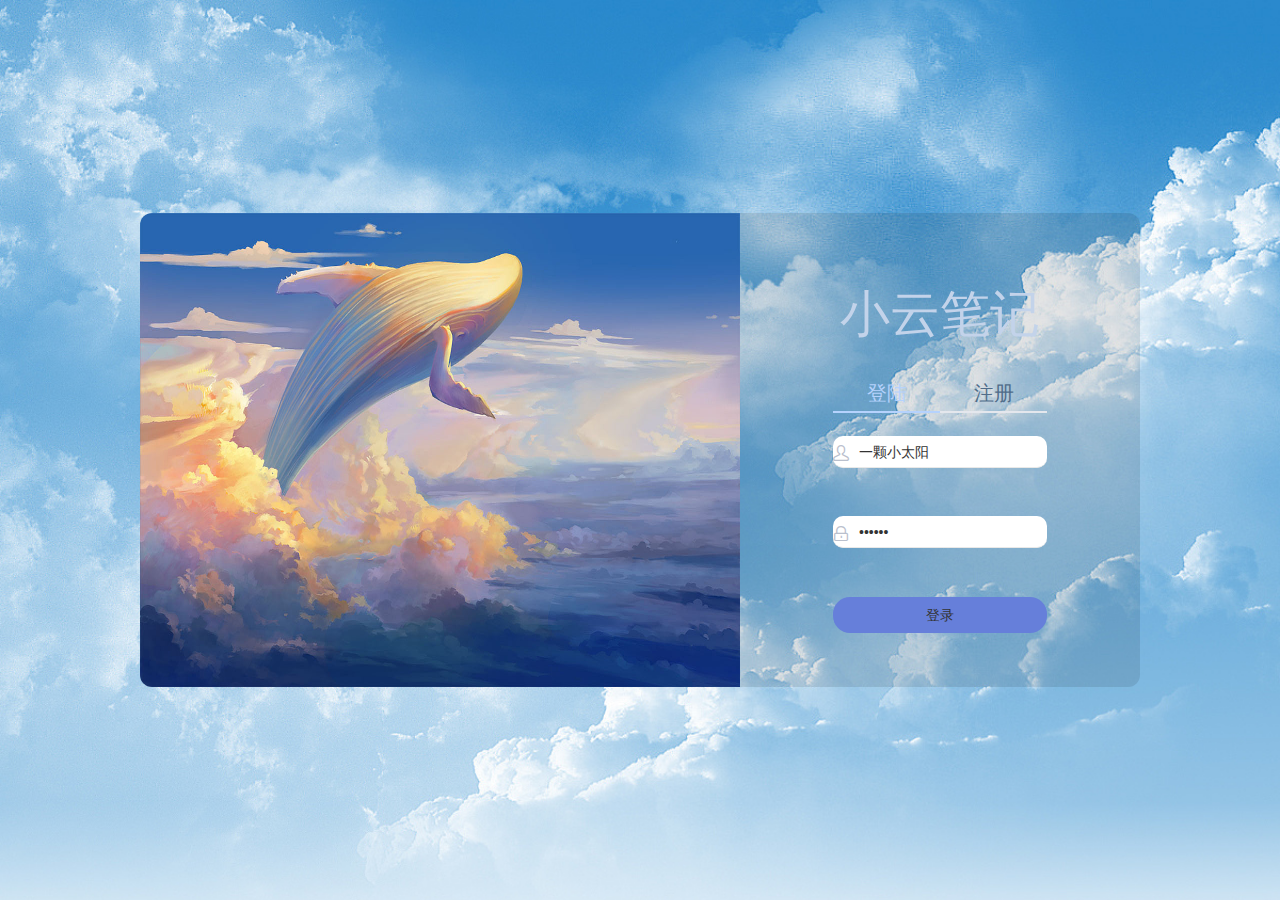
<file: Notes/target/classes/static/page/login.html>
<!DOCTYPE html>
<html lang="en">

<head>
    <meta charset="UTF-8">
    <meta http-equiv="X-UA-Compatible" content="IE=edge">
    <meta name="viewport" content="width=device-width, initial-scale=1.0">
    <title>云笔记系统</title>
    <link rel="shortcut icon" href="../favicon.ico">
    <!-- 引入样式 -->
    <link rel="stylesheet" href="../plugins/element-ui/index.css" />
    <link rel="stylesheet" href="../styles/common.css">
    <link rel="stylesheet" href="../styles/login.css">
    <link rel="stylesheet" href="../styles/icon/iconfont.css" />


    <style>

        .el-tabs__nav {
            white-space: nowrap;
            position: relative;
            transition: -webkit-transform 0.3s;
            transition: transform 0.3s;
            transition: transform 0.3s, -webkit-transform 0.3s;
            float: left;
            z-index: 2;
            width: 50%;
        }
        .el-tabs__item.is-active {
            color: #b5d2fd;
            width:100%;
            text-align: center;
            font-size: 20px;
        }

        .el-tabs__item {
            color:#506d8a;
            width:100%;
            text-align: center;
            padding: 0;
            font-size: 20px;
        }

        .el-tabs__item:hover {
            width:100%;
            text-align: center;
            padding: 0;
            font-size: 20px;
            color: #6dadf5;
        }

        .el-tabs__active-bar {
            position: absolute;
            bottom: 0;
            left: 0;
            height: 2px;
            background-color:#b5d2fd;
            z-index: 1;}

    </style>
</head>

<body>

<div class="login" id="login-app">
    <div class="login-box">
        <img src="../images/login/login-l.png" alt="">
        <div class="login-form">
            <el-form  >
                <div class="login-form-title">
                    小云笔记
                </div>

                <el-tabs v-model="activeName"   >
                    <el-tab-pane label="登陆" name="first">
                        <el-form ref="loginForm" :model="loginForm" :rules="loginRules" >
                            <el-form-item prop="username">
                                <el-input v-model="loginForm.username" type="text" auto-complete="off" placeholder="账号" maxlength="20"
                                          prefix-icon="iconfont icon-user" />
                            </el-form-item>
                            <el-form-item prop="password">
                                <el-input v-model="loginForm.password" type="password" placeholder="密码" prefix-icon="iconfont icon-lock" maxlength="20"
                                          @keyup.enter.native="handleLogin" />
                            </el-form-item>
                            <el-form-item style="width:100%;">
                                <el-button :loading="loading" class="login-btn" size="medium" type="primary" style="width:100%;"
                                           @click.native.prevent="handleLogin">
                                    <span v-if="!loading">登录</span>
                                    <span v-else>登录中...</span>
                                </el-button>
                            </el-form-item>
                        </el-form>
                    </el-tab-pane>

                    <el-tab-pane label="注册" name="second">
                        <el-form ref="registerForm" :model="registerForm" :rules="loginRules" >
                            <el-form-item prop="username">
                                <el-input v-model="registerForm.username" type="text" auto-complete="off" placeholder="账号" maxlength="20"
                                          prefix-icon="iconfont icon-user" />
                            </el-form-item>
                            <el-form-item prop="password">
                                <el-input v-model="registerForm.password" type="password" placeholder="密码" prefix-icon="iconfont icon-lock" maxlength="20"
                                          @keyup.enter.native="handleRegister" />
                            </el-form-item>
                            <el-form-item style="width:100%;">
                                <el-button class="login-btn" size="medium" type="primary" style="width:100%;"
                                           @click.native.prevent="handleRegister">
                                    <span >注册</span>
                                </el-button>
                            </el-form-item>
                        </el-form>
                    </el-tab-pane>
                </el-tabs>
            </el-form>


        </div>
    </div>
</div>

<!-- 开发环境版本，包含了有帮助的命令行警告 -->
<script src="../plugins/vue/vue.js"></script>
<!-- 引入组件库 -->
<script src="../plugins/element-ui/index.js"></script>
<!-- 引入axios -->
<script src="../plugins/axios/axios.min.js"></script>
<script src="../js/request.js"></script>
<script src="../js/validate.js"></script>
<script src="../api/login.js"></script>

<script>
    new Vue({
        el: '#login-app',
        data() {
            return {
                activeName:'first',
                loginForm:{
                    username: '一颗小太阳',
                    password: '123456'
                },
                registerForm:{
                    username: '',
                    password: ''
                },
                loading: false
            }
        },
        computed: {
            loginRules() {
                const validateUsername = (rule, value, callback) => {
                    if (value.length < 1 ) {
                        callback(new Error('请输入用户名'))
                    } else {
                        callback()
                    }
                }
                const validatePassword = (rule, value, callback) => {
                    if (value.length < 6) {
                        callback(new Error('密码必须在6位以上'))
                    } else {
                        callback()
                    }
                }
                return {
                    'username': [{ 'validator': validateUsername, 'trigger': 'blur' }],
                    'password': [{ 'validator': validatePassword, 'trigger': 'blur' }]
                }
            }
        },
        created() {
        },
        methods: {
            async handleLogin() {
                this.$refs.loginForm.validate(async (valid) => {
                    if (valid) {
                        this.loading = true
                        let res = await loginApi(this.loginForm)
                        if (String(res.code) === '1') {
                            localStorage.setItem('userInfo',JSON.stringify(res.data))
                            console.log(JSON.parse(localStorage.getItem('userInfo')).id)
                            window.location.href= 'index.html'
                        } else {
                            this.$message.error(res.msg)
                            this.loading = false
                        }
                    }
                })
            },
            handleRegister(){
                this.$refs.registerForm.validate(async (valid) => {
                    if (valid) {
                        let res = await registerApi(this.registerForm)
                        if (String(res.code) === '1') {
                            localStorage.setItem('userInfo',JSON.stringify(res.data))
                            console.log("注册成功")
                            this.$message.success('注册成功！')
                            //console.log(JSON.parse(localStorage.getItem('userInfo')).id)

                            // window.location.href= 'index.html'
                        } else {
                            this.$message.error(res.msg)
                        }
                    }
                })
            }

        }
    })
</script>
</body>

</html>
</file>
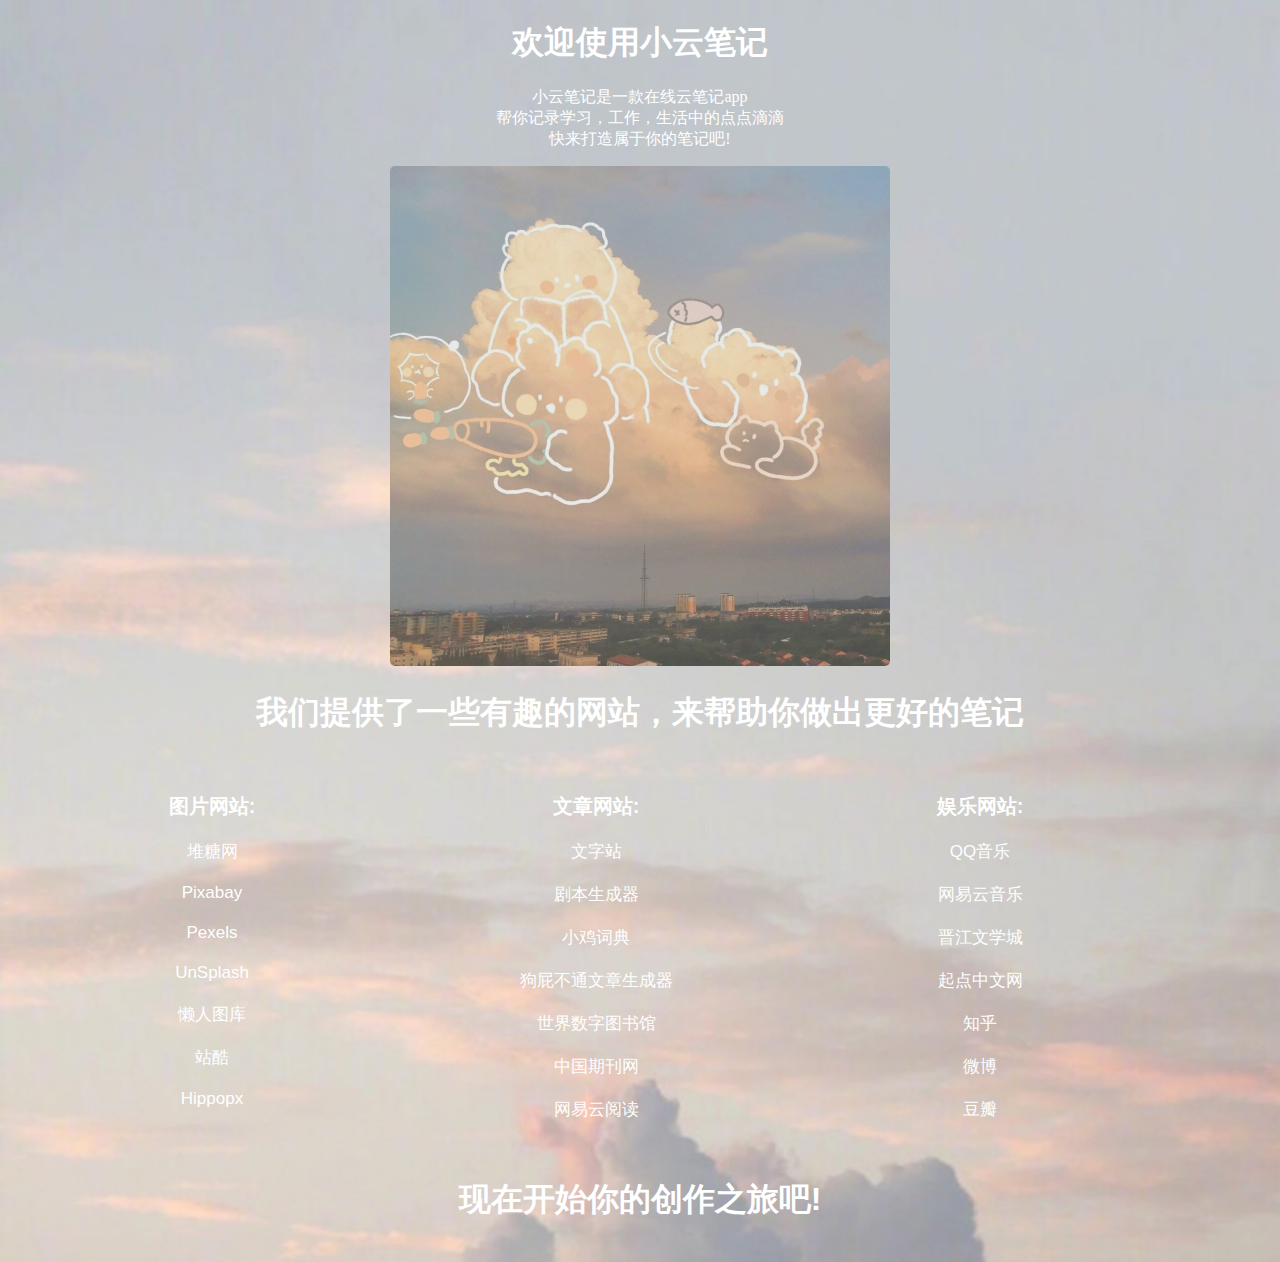
<file: Notes/target/classes/static/page/main.html>
<!DOCTYPE html>
<html lang="zh_CN">
<head>
    <meta charset="UTF-8">
    <meta http-equiv="X-UA-Compatible" content="IE=edge">
    <meta name="viewport" content="width=device-width, initial-scale=1.0">
    <meta name="viewport" content="width=device-width, initial-scale=1.0, minimum-scale=0.5, maximum-scale=2.0, user-scalable=yes" />
    <title>云笔记系统</title>
    <link rel="shortcut icon" href="../favicon.ico">
    <link rel="stylesheet" href="../styles/common.css">
    <link rel="stylesheet" href="../styles/main.css">
    <link rel="stylesheet" href="../styles/icon/iconfont.css" />
    <!-- 引入样式 -->
    <link type="text/css" rel="stylesheet" href="../plugins/element-ui/index.css" />
    <script src="../plugins/axios/axios.min.js"></script>
    <script src="../js/request.js"></script>
    <script src="../js/validate.js"></script>
    <script src="../api/mine.js"></script>
    <script src="../js/index.js"></script>




</head>
<body>

<div id="main">
<!--<span>{{mood}}</span>-->
   <div class="header">
       <h1>欢迎使用小云笔记</h1>
       <p>小云笔记是一款在线云笔记app<br>帮你记录学习，工作，生活中的点点滴滴<br>快来打造属于你的笔记吧!</p>
   </div>
<div class="middle clearfix">
<img  height="500px" src="../images/main_1.png">
    <h1>我们提供了一些有趣的网站，来帮助你做出更好的笔记</h1>
    <ul>
        <li><span>图片网站:</span></li>
        <li><a href="https://www.duitang.com/" target="_blank">堆糖网</a></li>
        <li><a href="https://pixabay.com/" target="_blank">Pixabay</a></li>
        <li><a href="https://www.pexels.com/zh-cn/" target="_blank">Pexels</a></li>
        <li><a href="https://unsplash.com/" target="_blank">UnSplash</a></li>
        <li><a href="https://www.lanrentuku.com/" target="_blank">懒人图库</a></li>
        <li><a href="https://www.zcool.com.cn" target="_blank">站酷</a></li>
        <li><a href="https://www.hippopx.com/zh" target="_blank">Hippopx</a></li>

    </ul>


    <ul>
        <li><span>文章网站:</span></li>
        <li><a href="http://www.wenzizhan.com/" target="_blank">文字站</a></li>
        <li><a href="https://datamuse.guokr.com/web?page=ltd" target="_blank">剧本生成器</a></li>
        <li><a href="https://jikipedia.com/" target="_blank">小鸡词典</a></li>
        <li><a href="https://suulnnka.github.io/BullshitGenerator/index.html" target="_blank">狗屁不通文章生成器</a></li>
        <li><a href="https://www.wdl.org/zh/" target="_blank">世界数字图书馆</a></li>
        <li><a href="http://www.chinaqking.com/" target="_blank">中国期刊网</a></li>
        <li><a href="https://yuedu.163.com/" target="_blank">网易云阅读</a></li>

    </ul>

    <ul>
        <li><span>娱乐网站:</span></li>
        <li><a href="https://y.qq.com/" target="_blank">QQ音乐</a></li>
        <li><a href="https://music.163.com/" target="_blank">网易云音乐</a></li>
        <li><a href="https://jjwxc.net/" target="_blank">晋江文学城</a></li>
        <li><a href="https://www.qidian.com/" target="_blank">起点中文网</a></li>
        <li><a href="https://www.zhihu.com/signin?next=%2F" target="_blank">知乎</a></li>
        <li><a href="https://passport.weibo.com/visitor/visitor?entry=miniblog&a=enter&url=https%3A%2F%2Fweibo.com%2Flogin.php%2F&domain=.weibo.com&sudaref=https%3A%2F%2Fcn.bing.com%2F&ua=php-sso_sdk_client-0.6.36&_rand=1654610679.2334" target="_blank">微博</a></li>
        <li><a href="https://www.douban.com/" target="_blank">豆瓣</a></li>

    </ul>

</div>

<div class="footer">
    <h1>现在开始你的创作之旅吧!</h1><br>
</div>

   </div>



<script type="text/javascript" src="../plugins/vue/vue.js"></script>
<script type="text/javascript" src="../plugins/element-ui/index.js"></script>
<script>
    new Vue({

            el: '#main',
            // data: {
            //     mood:[
            //         {
            //
            //         }
            //     ]
            //
            //
            // }
        }
    )


</script>
</body>
</html>
</file>
<file: Notes/target/classes/static/plugins/element-ui/index.css>
@charset "UTF-8";.el-pagination--small .arrow.disabled,.el-table .hidden-columns,.el-table td.is-hidden>*,.el-table th.is-hidden>*,.el-table--hidden{visibility:hidden}.el-input__suffix,.el-tree.is-dragging .el-tree-node__content *{pointer-events:none}.el-dropdown .el-dropdown-selfdefine:focus:active,.el-dropdown .el-dropdown-selfdefine:focus:not(.focusing),.el-message__closeBtn:focus,.el-message__content:focus,.el-popover:focus,.el-popover:focus:active,.el-popover__reference:focus:hover,.el-popover__reference:focus:not(.focusing),.el-rate:active,.el-rate:focus,.el-tooltip:focus:hover,.el-tooltip:focus:not(.focusing),.el-upload-list__item.is-success:active,.el-upload-list__item.is-success:not(.focusing):focus{outline-width:0}@font-face{font-family:element-icons;src:url(fonts/element-icons.woff) format("woff"),url(fonts/element-icons.ttf) format("truetype");font-weight:400;font-display:"auto";font-style:normal}[class*=" el-icon-"],[class^=el-icon-]{font-family:element-icons!important;speak:none;font-style:normal;font-weight:400;font-variant:normal;text-transform:none;line-height:1;vertical-align:baseline;display:inline-block;-webkit-font-smoothing:antialiased;-moz-osx-font-smoothing:grayscale}.el-icon-ice-cream-round:before{content:"\e6a0"}.el-icon-ice-cream-square:before{content:"\e6a3"}.el-icon-lollipop:before{content:"\e6a4"}.el-icon-potato-strips:before{content:"\e6a5"}.el-icon-milk-tea:before{content:"\e6a6"}.el-icon-ice-drink:before{content:"\e6a7"}.el-icon-ice-tea:before{content:"\e6a9"}.el-icon-coffee:before{content:"\e6aa"}.el-icon-orange:before{content:"\e6ab"}.el-icon-pear:before{content:"\e6ac"}.el-icon-apple:before{content:"\e6ad"}.el-icon-cherry:before{content:"\e6ae"}.el-icon-watermelon:before{content:"\e6af"}.el-icon-grape:before{content:"\e6b0"}.el-icon-refrigerator:before{content:"\e6b1"}.el-icon-goblet-square-full:before{content:"\e6b2"}.el-icon-goblet-square:before{content:"\e6b3"}.el-icon-goblet-full:before{content:"\e6b4"}.el-icon-goblet:before{content:"\e6b5"}.el-icon-cold-drink:before{content:"\e6b6"}.el-icon-coffee-cup:before{content:"\e6b8"}.el-icon-water-cup:before{content:"\e6b9"}.el-icon-hot-water:before{content:"\e6ba"}.el-icon-ice-cream:before{content:"\e6bb"}.el-icon-dessert:before{content:"\e6bc"}.el-icon-sugar:before{content:"\e6bd"}.el-icon-tableware:before{content:"\e6be"}.el-icon-burger:before{content:"\e6bf"}.el-icon-knife-fork:before{content:"\e6c1"}.el-icon-fork-spoon:before{content:"\e6c2"}.el-icon-chicken:before{content:"\e6c3"}.el-icon-food:before{content:"\e6c4"}.el-icon-dish-1:before{content:"\e6c5"}.el-icon-dish:before{content:"\e6c6"}.el-icon-moon-night:before{content:"\e6ee"}.el-icon-moon:before{content:"\e6f0"}.el-icon-cloudy-and-sunny:before{content:"\e6f1"}.el-icon-partly-cloudy:before{content:"\e6f2"}.el-icon-cloudy:before{content:"\e6f3"}.el-icon-sunny:before{content:"\e6f6"}.el-icon-sunset:before{content:"\e6f7"}.el-icon-sunrise-1:before{content:"\e6f8"}.el-icon-sunrise:before{content:"\e6f9"}.el-icon-heavy-rain:before{content:"\e6fa"}.el-icon-lightning:before{content:"\e6fb"}.el-icon-light-rain:before{content:"\e6fc"}.el-icon-wind-power:before{content:"\e6fd"}.el-icon-baseball:before{content:"\e712"}.el-icon-soccer:before{content:"\e713"}.el-icon-football:before{content:"\e715"}.el-icon-basketball:before{content:"\e716"}.el-icon-ship:before{content:"\e73f"}.el-icon-truck:before{content:"\e740"}.el-icon-bicycle:before{content:"\e741"}.el-icon-mobile-phone:before{content:"\e6d3"}.el-icon-service:before{content:"\e6d4"}.el-icon-key:before{content:"\e6e2"}.el-icon-unlock:before{content:"\e6e4"}.el-icon-lock:before{content:"\e6e5"}.el-icon-watch:before{content:"\e6fe"}.el-icon-watch-1:before{content:"\e6ff"}.el-icon-timer:before{content:"\e702"}.el-icon-alarm-clock:before{content:"\e703"}.el-icon-map-location:before{content:"\e704"}.el-icon-delete-location:before{content:"\e705"}.el-icon-add-location:before{content:"\e706"}.el-icon-location-information:before{content:"\e707"}.el-icon-location-outline:before{content:"\e708"}.el-icon-location:before{content:"\e79e"}.el-icon-place:before{content:"\e709"}.el-icon-discover:before{content:"\e70a"}.el-icon-first-aid-kit:before{content:"\e70b"}.el-icon-trophy-1:before{content:"\e70c"}.el-icon-trophy:before{content:"\e70d"}.el-icon-medal:before{content:"\e70e"}.el-icon-medal-1:before{content:"\e70f"}.el-icon-stopwatch:before{content:"\e710"}.el-icon-mic:before{content:"\e711"}.el-icon-copy-document:before{content:"\e718"}.el-icon-full-screen:before{content:"\e719"}.el-icon-switch-button:before{content:"\e71b"}.el-icon-aim:before{content:"\e71c"}.el-icon-crop:before{content:"\e71d"}.el-icon-odometer:before{content:"\e71e"}.el-icon-time:before{content:"\e71f"}.el-icon-bangzhu:before{content:"\e724"}.el-icon-close-notification:before{content:"\e726"}.el-icon-microphone:before{content:"\e727"}.el-icon-turn-off-microphone:before{content:"\e728"}.el-icon-position:before{content:"\e729"}.el-icon-postcard:before{content:"\e72a"}.el-icon-message:before{content:"\e72b"}.el-icon-chat-line-square:before{content:"\e72d"}.el-icon-chat-dot-square:before{content:"\e72e"}.el-icon-chat-dot-round:before{content:"\e72f"}.el-icon-chat-square:before{content:"\e730"}.el-icon-chat-line-round:before{content:"\e731"}.el-icon-chat-round:before{content:"\e732"}.el-icon-set-up:before{content:"\e733"}.el-icon-turn-off:before{content:"\e734"}.el-icon-open:before{content:"\e735"}.el-icon-connection:before{content:"\e736"}.el-icon-link:before{content:"\e737"}.el-icon-cpu:before{content:"\e738"}.el-icon-thumb:before{content:"\e739"}.el-icon-female:before{content:"\e73a"}.el-icon-male:before{content:"\e73b"}.el-icon-guide:before{content:"\e73c"}.el-icon-news:before{content:"\e73e"}.el-icon-price-tag:before{content:"\e744"}.el-icon-discount:before{content:"\e745"}.el-icon-wallet:before{content:"\e747"}.el-icon-coin:before{content:"\e748"}.el-icon-money:before{content:"\e749"}.el-icon-bank-card:before{content:"\e74a"}.el-icon-box:before{content:"\e74b"}.el-icon-present:before{content:"\e74c"}.el-icon-sell:before{content:"\e6d5"}.el-icon-sold-out:before{content:"\e6d6"}.el-icon-shopping-bag-2:before{content:"\e74d"}.el-icon-shopping-bag-1:before{content:"\e74e"}.el-icon-shopping-cart-2:before{content:"\e74f"}.el-icon-shopping-cart-1:before{content:"\e750"}.el-icon-shopping-cart-full:before{content:"\e751"}.el-icon-smoking:before{content:"\e752"}.el-icon-no-smoking:before{content:"\e753"}.el-icon-house:before{content:"\e754"}.el-icon-table-lamp:before{content:"\e755"}.el-icon-school:before{content:"\e756"}.el-icon-office-building:before{content:"\e757"}.el-icon-toilet-paper:before{content:"\e758"}.el-icon-notebook-2:before{content:"\e759"}.el-icon-notebook-1:before{content:"\e75a"}.el-icon-files:before{content:"\e75b"}.el-icon-collection:before{content:"\e75c"}.el-icon-receiving:before{content:"\e75d"}.el-icon-suitcase-1:before{content:"\e760"}.el-icon-suitcase:before{content:"\e761"}.el-icon-film:before{content:"\e763"}.el-icon-collection-tag:before{content:"\e765"}.el-icon-data-analysis:before{content:"\e766"}.el-icon-pie-chart:before{content:"\e767"}.el-icon-data-board:before{content:"\e768"}.el-icon-data-line:before{content:"\e76d"}.el-icon-reading:before{content:"\e769"}.el-icon-magic-stick:before{content:"\e76a"}.el-icon-coordinate:before{content:"\e76b"}.el-icon-mouse:before{content:"\e76c"}.el-icon-brush:before{content:"\e76e"}.el-icon-headset:before{content:"\e76f"}.el-icon-umbrella:before{content:"\e770"}.el-icon-scissors:before{content:"\e771"}.el-icon-mobile:before{content:"\e773"}.el-icon-attract:before{content:"\e774"}.el-icon-monitor:before{content:"\e775"}.el-icon-search:before{content:"\e778"}.el-icon-takeaway-box:before{content:"\e77a"}.el-icon-paperclip:before{content:"\e77d"}.el-icon-printer:before{content:"\e77e"}.el-icon-document-add:before{content:"\e782"}.el-icon-document:before{content:"\e785"}.el-icon-document-checked:before{content:"\e786"}.el-icon-document-copy:before{content:"\e787"}.el-icon-document-delete:before{content:"\e788"}.el-icon-document-remove:before{content:"\e789"}.el-icon-tickets:before{content:"\e78b"}.el-icon-folder-checked:before{content:"\e77f"}.el-icon-folder-delete:before{content:"\e780"}.el-icon-folder-remove:before{content:"\e781"}.el-icon-folder-add:before{content:"\e783"}.el-icon-folder-opened:before{content:"\e784"}.el-icon-folder:before{content:"\e78a"}.el-icon-edit-outline:before{content:"\e764"}.el-icon-edit:before{content:"\e78c"}.el-icon-date:before{content:"\e78e"}.el-icon-c-scale-to-original:before{content:"\e7c6"}.el-icon-view:before{content:"\e6ce"}.el-icon-loading:before{content:"\e6cf"}.el-icon-rank:before{content:"\e6d1"}.el-icon-sort-down:before{content:"\e7c4"}.el-icon-sort-up:before{content:"\e7c5"}.el-icon-sort:before{content:"\e6d2"}.el-icon-finished:before{content:"\e6cd"}.el-icon-refresh-left:before{content:"\e6c7"}.el-icon-refresh-right:before{content:"\e6c8"}.el-icon-refresh:before{content:"\e6d0"}.el-icon-video-play:before{content:"\e7c0"}.el-icon-video-pause:before{content:"\e7c1"}.el-icon-d-arrow-right:before{content:"\e6dc"}.el-icon-d-arrow-left:before{content:"\e6dd"}.el-icon-arrow-up:before{content:"\e6e1"}.el-icon-arrow-down:before{content:"\e6df"}.el-icon-arrow-right:before{content:"\e6e0"}.el-icon-arrow-left:before{content:"\e6de"}.el-icon-top-right:before{content:"\e6e7"}.el-icon-top-left:before{content:"\e6e8"}.el-icon-top:before{content:"\e6e6"}.el-icon-bottom:before{content:"\e6eb"}.el-icon-right:before{content:"\e6e9"}.el-icon-back:before{content:"\e6ea"}.el-icon-bottom-right:before{content:"\e6ec"}.el-icon-bottom-left:before{content:"\e6ed"}.el-icon-caret-top:before{content:"\e78f"}.el-icon-caret-bottom:before{content:"\e790"}.el-icon-caret-right:before{content:"\e791"}.el-icon-caret-left:before{content:"\e792"}.el-icon-d-caret:before{content:"\e79a"}.el-icon-share:before{content:"\e793"}.el-icon-menu:before{content:"\e798"}.el-icon-s-grid:before{content:"\e7a6"}.el-icon-s-check:before{content:"\e7a7"}.el-icon-s-data:before{content:"\e7a8"}.el-icon-s-opportunity:before{content:"\e7aa"}.el-icon-s-custom:before{content:"\e7ab"}.el-icon-s-claim:before{content:"\e7ad"}.el-icon-s-finance:before{content:"\e7ae"}.el-icon-s-comment:before{content:"\e7af"}.el-icon-s-flag:before{content:"\e7b0"}.el-icon-s-marketing:before{content:"\e7b1"}.el-icon-s-shop:before{content:"\e7b4"}.el-icon-s-open:before{content:"\e7b5"}.el-icon-s-management:before{content:"\e7b6"}.el-icon-s-ticket:before{content:"\e7b7"}.el-icon-s-release:before{content:"\e7b8"}.el-icon-s-home:before{content:"\e7b9"}.el-icon-s-promotion:before{content:"\e7ba"}.el-icon-s-operation:before{content:"\e7bb"}.el-icon-s-unfold:before{content:"\e7bc"}.el-icon-s-fold:before{content:"\e7a9"}.el-icon-s-platform:before{content:"\e7bd"}.el-icon-s-order:before{content:"\e7be"}.el-icon-s-cooperation:before{content:"\e7bf"}.el-icon-bell:before{content:"\e725"}.el-icon-message-solid:before{content:"\e799"}.el-icon-video-camera:before{content:"\e772"}.el-icon-video-camera-solid:before{content:"\e796"}.el-icon-camera:before{content:"\e779"}.el-icon-camera-solid:before{content:"\e79b"}.el-icon-download:before{content:"\e77c"}.el-icon-upload2:before{content:"\e77b"}.el-icon-upload:before{content:"\e7c3"}.el-icon-picture-outline-round:before{content:"\e75f"}.el-icon-picture-outline:before{content:"\e75e"}.el-icon-picture:before{content:"\e79f"}.el-icon-close:before{content:"\e6db"}.el-icon-check:before{content:"\e6da"}.el-icon-plus:before{content:"\e6d9"}.el-icon-minus:before{content:"\e6d8"}.el-icon-help:before{content:"\e73d"}.el-icon-s-help:before{content:"\e7b3"}.el-icon-circle-close:before{content:"\e78d"}.el-icon-circle-check:before{content:"\e720"}.el-icon-circle-plus-outline:before{content:"\e723"}.el-icon-remove-outline:before{content:"\e722"}.el-icon-zoom-out:before{content:"\e776"}.el-icon-zoom-in:before{content:"\e777"}.el-icon-error:before{content:"\e79d"}.el-icon-success:before{content:"\e79c"}.el-icon-circle-plus:before{content:"\e7a0"}.el-icon-remove:before{content:"\e7a2"}.el-icon-info:before{content:"\e7a1"}.el-icon-question:before{content:"\e7a4"}.el-icon-warning-outline:before{content:"\e6c9"}.el-icon-warning:before{content:"\e7a3"}.el-icon-goods:before{content:"\e7c2"}.el-icon-s-goods:before{content:"\e7b2"}.el-icon-star-off:before{content:"\e717"}.el-icon-star-on:before{content:"\e797"}.el-icon-more-outline:before{content:"\e6cc"}.el-icon-more:before{content:"\e794"}.el-icon-phone-outline:before{content:"\e6cb"}.el-icon-phone:before{content:"\e795"}.el-icon-user:before{content:"\e6e3"}.el-icon-user-solid:before{content:"\e7a5"}.el-icon-setting:before{content:"\e6ca"}.el-icon-s-tools:before{content:"\e7ac"}.el-icon-delete:before{content:"\e6d7"}.el-icon-delete-solid:before{content:"\e7c9"}.el-icon-eleme:before{content:"\e7c7"}.el-icon-platform-eleme:before{content:"\e7ca"}.el-icon-loading{-webkit-animation:rotating 2s linear infinite;animation:rotating 2s linear infinite}.el-icon--right{margin-left:5px}.el-icon--left{margin-right:5px}@-webkit-keyframes rotating{0%{-webkit-transform:rotateZ(0);transform:rotateZ(0)}100%{-webkit-transform:rotateZ(360deg);transform:rotateZ(360deg)}}@keyframes rotating{0%{-webkit-transform:rotateZ(0);transform:rotateZ(0)}100%{-webkit-transform:rotateZ(360deg);transform:rotateZ(360deg)}}.el-pagination{white-space:nowrap;padding:2px 5px;color:#303133;font-weight:700}.el-pagination::after,.el-pagination::before{display:table;content:""}.el-pagination::after{clear:both}.el-pagination button,.el-pagination span:not([class*=suffix]){display:inline-block;font-size:13px;min-width:35.5px;height:28px;line-height:28px;vertical-align:top;-webkit-box-sizing:border-box;box-sizing:border-box}.el-pagination .el-input__inner{text-align:center;-moz-appearance:textfield;line-height:normal}.el-pagination .el-input__suffix{right:0;-webkit-transform:scale(.8);transform:scale(.8)}.el-pagination .el-select .el-input{width:100px;margin:0 5px}.el-pagination .el-select .el-input .el-input__inner{padding-right:25px;border-radius:3px}.el-pagination button{border:none;padding:0 6px;background:0 0}.el-pagination button:focus{outline:0}.el-pagination button:hover{color:#409EFF}.el-pagination button:disabled{color:#C0C4CC;background-color:#FFF;cursor:not-allowed}.el-pagination .btn-next,.el-pagination .btn-prev{background:center center no-repeat #FFF;background-size:16px;cursor:pointer;margin:0;color:#303133}.el-pagination .btn-next .el-icon,.el-pagination .btn-prev .el-icon{display:block;font-size:12px;font-weight:700}.el-pagination .btn-prev{padding-right:12px}.el-pagination .btn-next{padding-left:12px}.el-pagination .el-pager li.disabled{color:#C0C4CC;cursor:not-allowed}.el-pager li,.el-pager li.btn-quicknext:hover,.el-pager li.btn-quickprev:hover{cursor:pointer}.el-pagination--small .btn-next,.el-pagination--small .btn-prev,.el-pagination--small .el-pager li,.el-pagination--small .el-pager li.btn-quicknext,.el-pagination--small .el-pager li.btn-quickprev,.el-pagination--small .el-pager li:last-child{border-color:transparent;font-size:12px;line-height:22px;height:22px;min-width:22px}.el-pagination--small .more::before,.el-pagination--small li.more::before{line-height:24px}.el-pagination--small button,.el-pagination--small span:not([class*=suffix]){height:22px;line-height:22px}.el-pagination--small .el-pagination__editor,.el-pagination--small .el-pagination__editor.el-input .el-input__inner{height:22px}.el-pagination__sizes{margin:0 10px 0 0;font-weight:400;color:#606266}.el-pagination__sizes .el-input .el-input__inner{font-size:13px;padding-left:8px}.el-pagination__sizes .el-input .el-input__inner:hover{border-color:#409EFF}.el-pagination__total{margin-right:10px;font-weight:400;color:#606266}.el-pagination__jump{margin-left:24px;font-weight:400;color:#606266}.el-pagination__jump .el-input__inner{padding:0 3px}.el-pagination__rightwrapper{float:right}.el-pagination__editor{line-height:18px;padding:0 2px;height:28px;text-align:center;margin:0 2px;-webkit-box-sizing:border-box;box-sizing:border-box;border-radius:3px}.el-pager,.el-pagination.is-background .btn-next,.el-pagination.is-background .btn-prev{padding:0}.el-pagination__editor.el-input{width:50px}.el-pagination__editor.el-input .el-input__inner{height:28px}.el-pagination__editor .el-input__inner::-webkit-inner-spin-button,.el-pagination__editor .el-input__inner::-webkit-outer-spin-button{-webkit-appearance:none;margin:0}.el-pagination.is-background .btn-next,.el-pagination.is-background .btn-prev,.el-pagination.is-background .el-pager li{margin:0 5px;background-color:#f4f4f5;color:#606266;min-width:30px;border-radius:2px}.el-pagination.is-background .btn-next.disabled,.el-pagination.is-background .btn-next:disabled,.el-pagination.is-background .btn-prev.disabled,.el-pagination.is-background .btn-prev:disabled,.el-pagination.is-background .el-pager li.disabled{color:#C0C4CC}.el-pagination.is-background .el-pager li:not(.disabled):hover{color:#409EFF}.el-pagination.is-background .el-pager li:not(.disabled).active{background-color:#409EFF;color:#FFF}.el-dialog,.el-pager li{background:#FFF;-webkit-box-sizing:border-box}.el-pagination.is-background.el-pagination--small .btn-next,.el-pagination.is-background.el-pagination--small .btn-prev,.el-pagination.is-background.el-pagination--small .el-pager li{margin:0 3px;min-width:22px}.el-pager,.el-pager li{vertical-align:top;margin:0;display:inline-block}.el-pager{-webkit-user-select:none;-moz-user-select:none;-ms-user-select:none;user-select:none;list-style:none;font-size:0}.el-date-table,.el-table th{-webkit-user-select:none;-moz-user-select:none}.el-pager .more::before{line-height:30px}.el-pager li{padding:0 4px;font-size:13px;min-width:35.5px;height:28px;line-height:28px;box-sizing:border-box;text-align:center}.el-menu--collapse .el-menu .el-submenu,.el-menu--popup{min-width:200px}.el-pager li.btn-quicknext,.el-pager li.btn-quickprev{line-height:28px;color:#303133}.el-pager li.btn-quicknext.disabled,.el-pager li.btn-quickprev.disabled{color:#C0C4CC}.el-pager li.active+li{border-left:0}.el-pager li:hover{color:#409EFF}.el-pager li.active{color:#409EFF;cursor:default}@-webkit-keyframes v-modal-in{0%{opacity:0}}@-webkit-keyframes v-modal-out{100%{opacity:0}}.el-dialog{position:relative;margin:0 auto 50px;border-radius:2px;-webkit-box-shadow:0 1px 3px rgba(0,0,0,.3);box-shadow:0 1px 3px rgba(0,0,0,.3);box-sizing:border-box;width:50%}.el-dialog.is-fullscreen{width:100%;margin-top:0;margin-bottom:0;height:100%;overflow:auto}.el-dialog__wrapper{position:fixed;top:0;right:0;bottom:0;left:0;overflow:auto;margin:0}.el-dialog__header{padding:20px 20px 10px}.el-dialog__headerbtn{position:absolute;top:20px;right:20px;padding:0;background:0 0;border:none;outline:0;cursor:pointer;font-size:16px}.el-dialog__headerbtn .el-dialog__close{color:#909399}.el-dialog__headerbtn:focus .el-dialog__close,.el-dialog__headerbtn:hover .el-dialog__close{color:#409EFF}.el-dialog__title{line-height:24px;font-size:18px;color:#303133}.el-dialog__body{padding:30px 20px;color:#606266;font-size:14px;word-break:break-all}.el-dialog__footer{padding:10px 20px 20px;text-align:right;-webkit-box-sizing:border-box;box-sizing:border-box}.el-dialog--center{text-align:center}.el-dialog--center .el-dialog__body{text-align:initial;padding:25px 25px 30px}.el-dialog--center .el-dialog__footer{text-align:inherit}.dialog-fade-enter-active{-webkit-animation:dialog-fade-in .3s;animation:dialog-fade-in .3s}.dialog-fade-leave-active{-webkit-animation:dialog-fade-out .3s;animation:dialog-fade-out .3s}@-webkit-keyframes dialog-fade-in{0%{-webkit-transform:translate3d(0,-20px,0);transform:translate3d(0,-20px,0);opacity:0}100%{-webkit-transform:translate3d(0,0,0);transform:translate3d(0,0,0);opacity:1}}@keyframes dialog-fade-in{0%{-webkit-transform:translate3d(0,-20px,0);transform:translate3d(0,-20px,0);opacity:0}100%{-webkit-transform:translate3d(0,0,0);transform:translate3d(0,0,0);opacity:1}}@-webkit-keyframes dialog-fade-out{0%{-webkit-transform:translate3d(0,0,0);transform:translate3d(0,0,0);opacity:1}100%{-webkit-transform:translate3d(0,-20px,0);transform:translate3d(0,-20px,0);opacity:0}}@keyframes dialog-fade-out{0%{-webkit-transform:translate3d(0,0,0);transform:translate3d(0,0,0);opacity:1}100%{-webkit-transform:translate3d(0,-20px,0);transform:translate3d(0,-20px,0);opacity:0}}.el-autocomplete{position:relative;display:inline-block}.el-autocomplete-suggestion{margin:5px 0;-webkit-box-shadow:0 2px 12px 0 rgba(0,0,0,.1);box-shadow:0 2px 12px 0 rgba(0,0,0,.1);border-radius:4px;border:1px solid #E4E7ED;-webkit-box-sizing:border-box;box-sizing:border-box;background-color:#FFF}.el-dropdown-menu,.el-menu--collapse .el-submenu .el-menu{z-index:10;-webkit-box-shadow:0 2px 12px 0 rgba(0,0,0,.1)}.el-autocomplete-suggestion__wrap{max-height:280px;padding:10px 0;-webkit-box-sizing:border-box;box-sizing:border-box}.el-autocomplete-suggestion__list{margin:0;padding:0}.el-autocomplete-suggestion li{padding:0 20px;margin:0;line-height:34px;cursor:pointer;color:#606266;font-size:14px;list-style:none;white-space:nowrap;overflow:hidden;text-overflow:ellipsis}.el-autocomplete-suggestion li.highlighted,.el-autocomplete-suggestion li:hover{background-color:#F5F7FA}.el-autocomplete-suggestion li.divider{margin-top:6px;border-top:1px solid #000}.el-autocomplete-suggestion li.divider:last-child{margin-bottom:-6px}.el-autocomplete-suggestion.is-loading li{text-align:center;height:100px;line-height:100px;font-size:20px;color:#999}.el-autocomplete-suggestion.is-loading li::after{display:inline-block;content:"";height:100%;vertical-align:middle}.el-autocomplete-suggestion.is-loading li:hover{background-color:#FFF}.el-autocomplete-suggestion.is-loading .el-icon-loading{vertical-align:middle}.el-dropdown{display:inline-block;position:relative;color:#606266;font-size:14px}.el-dropdown .el-button-group{display:block}.el-dropdown .el-button-group .el-button{float:none}.el-dropdown .el-dropdown__caret-button{padding-left:5px;padding-right:5px;position:relative;border-left:none}.el-dropdown .el-dropdown__caret-button::before{content:'';position:absolute;display:block;width:1px;top:5px;bottom:5px;left:0;background:rgba(255,255,255,.5)}.el-dropdown .el-dropdown__caret-button.el-button--default::before{background:rgba(220,223,230,.5)}.el-dropdown .el-dropdown__caret-button:hover::before{top:0;bottom:0}.el-dropdown .el-dropdown__caret-button .el-dropdown__icon{padding-left:0}.el-dropdown__icon{font-size:12px;margin:0 3px}.el-dropdown-menu{position:absolute;top:0;left:0;padding:10px 0;margin:5px 0;background-color:#FFF;border:1px solid #EBEEF5;border-radius:4px;box-shadow:0 2px 12px 0 rgba(0,0,0,.1)}.el-dropdown-menu__item{list-style:none;line-height:36px;padding:0 20px;margin:0;font-size:14px;color:#606266;cursor:pointer;outline:0}.el-dropdown-menu__item:focus,.el-dropdown-menu__item:not(.is-disabled):hover{background-color:#ecf5ff;color:#66b1ff}.el-dropdown-menu__item i{margin-right:5px}.el-dropdown-menu__item--divided{position:relative;margin-top:6px;border-top:1px solid #EBEEF5}.el-dropdown-menu__item--divided:before{content:'';height:6px;display:block;margin:0 -20px;background-color:#FFF}.el-dropdown-menu__item.is-disabled{cursor:default;color:#bbb;pointer-events:none}.el-dropdown-menu--medium{padding:6px 0}.el-dropdown-menu--medium .el-dropdown-menu__item{line-height:30px;padding:0 17px;font-size:14px}.el-dropdown-menu--medium .el-dropdown-menu__item.el-dropdown-menu__item--divided{margin-top:6px}.el-dropdown-menu--medium .el-dropdown-menu__item.el-dropdown-menu__item--divided:before{height:6px;margin:0 -17px}.el-dropdown-menu--small{padding:6px 0}.el-dropdown-menu--small .el-dropdown-menu__item{line-height:27px;padding:0 15px;font-size:13px}.el-dropdown-menu--small .el-dropdown-menu__item.el-dropdown-menu__item--divided{margin-top:4px}.el-dropdown-menu--small .el-dropdown-menu__item.el-dropdown-menu__item--divided:before{height:4px;margin:0 -15px}.el-dropdown-menu--mini{padding:3px 0}.el-dropdown-menu--mini .el-dropdown-menu__item{line-height:24px;padding:0 10px;font-size:12px}.el-dropdown-menu--mini .el-dropdown-menu__item.el-dropdown-menu__item--divided{margin-top:3px}.el-dropdown-menu--mini .el-dropdown-menu__item.el-dropdown-menu__item--divided:before{height:3px;margin:0 -10px}.el-menu{border-right:solid 1px #e6e6e6;list-style:none;position:relative;margin:0;padding-left:0;background-color:#FFF}.el-menu--horizontal>.el-menu-item:not(.is-disabled):focus,.el-menu--horizontal>.el-menu-item:not(.is-disabled):hover,.el-menu--horizontal>.el-submenu .el-submenu__title:hover{background-color:#fff}.el-menu::after,.el-menu::before{display:table;content:""}.el-menu::after{clear:both}.el-menu.el-menu--horizontal{border-bottom:solid 1px #e6e6e6}.el-menu--horizontal{border-right:none}.el-menu--horizontal>.el-menu-item{float:left;height:60px;line-height:60px;margin:0;border-bottom:2px solid transparent;color:#909399}.el-menu--horizontal>.el-menu-item a,.el-menu--horizontal>.el-menu-item a:hover{color:inherit}.el-menu--horizontal>.el-submenu{float:left}.el-menu--horizontal>.el-submenu:focus,.el-menu--horizontal>.el-submenu:hover{outline:0}.el-menu--horizontal>.el-submenu:focus .el-submenu__title,.el-menu--horizontal>.el-submenu:hover .el-submenu__title{color:#303133}.el-menu--horizontal>.el-submenu.is-active .el-submenu__title{border-bottom:2px solid #409EFF;color:#303133}.el-menu--horizontal>.el-submenu .el-submenu__title{height:60px;line-height:60px;border-bottom:2px solid transparent;color:#909399}.el-menu--horizontal>.el-submenu .el-submenu__icon-arrow{position:static;vertical-align:middle;margin-left:8px;margin-top:-3px}.el-menu--horizontal .el-menu .el-menu-item,.el-menu--horizontal .el-menu .el-submenu__title{background-color:#FFF;float:none;height:36px;line-height:36px;padding:0 10px;color:#909399}.el-menu--horizontal .el-menu .el-menu-item.is-active,.el-menu--horizontal .el-menu .el-submenu.is-active>.el-submenu__title{color:#303133}.el-menu--horizontal .el-menu-item:not(.is-disabled):focus,.el-menu--horizontal .el-menu-item:not(.is-disabled):hover{outline:0;color:#303133}.el-menu--horizontal>.el-menu-item.is-active{border-bottom:2px solid #409EFF;color:#303133}.el-menu--collapse{width:64px}.el-menu--collapse>.el-menu-item [class^=el-icon-],.el-menu--collapse>.el-submenu>.el-submenu__title [class^=el-icon-]{margin:0;vertical-align:middle;width:24px;text-align:center}.el-menu--collapse>.el-menu-item .el-submenu__icon-arrow,.el-menu--collapse>.el-submenu>.el-submenu__title .el-submenu__icon-arrow{display:none}.el-menu--collapse>.el-menu-item span,.el-menu--collapse>.el-submenu>.el-submenu__title span{height:0;width:0;overflow:hidden;visibility:hidden;display:inline-block}.el-menu--collapse>.el-menu-item.is-active i{color:inherit}.el-menu--collapse .el-submenu{position:relative}.el-menu--collapse .el-submenu .el-menu{position:absolute;margin-left:5px;top:0;left:100%;border:1px solid #E4E7ED;border-radius:2px;box-shadow:0 2px 12px 0 rgba(0,0,0,.1)}.el-menu-item,.el-submenu__title{height:56px;line-height:56px;position:relative;-webkit-box-sizing:border-box;white-space:nowrap;list-style:none}.el-menu--collapse .el-submenu.is-opened>.el-submenu__title .el-submenu__icon-arrow{-webkit-transform:none;transform:none}.el-menu--popup{z-index:100;border:none;padding:5px 0;border-radius:2px;-webkit-box-shadow:0 2px 12px 0 rgba(0,0,0,.1);box-shadow:0 2px 12px 0 rgba(0,0,0,.1)}.el-menu--popup-bottom-start{margin-top:5px}.el-menu--popup-right-start{margin-left:5px;margin-right:5px}.el-menu-item{font-size:14px;color:#303133;padding:0 20px;cursor:pointer;-webkit-transition:border-color .3s,background-color .3s,color .3s;transition:border-color .3s,background-color .3s,color .3s;box-sizing:border-box}.el-menu-item *{vertical-align:middle}.el-menu-item i{color:#909399}.el-menu-item:focus,.el-menu-item:hover{outline:0;background-color:#ecf5ff}.el-menu-item.is-disabled{opacity:.25;cursor:not-allowed;background:0 0!important}.el-menu-item [class^=el-icon-]{margin-right:5px;width:24px;text-align:center;font-size:18px;vertical-align:middle}.el-menu-item.is-active{color:#409EFF}.el-menu-item.is-active i{color:inherit}.el-submenu{list-style:none;margin:0;padding-left:0}.el-submenu__title{font-size:14px;color:#303133;padding:0 20px;cursor:pointer;-webkit-transition:border-color .3s,background-color .3s,color .3s;transition:border-color .3s,background-color .3s,color .3s;box-sizing:border-box}.el-submenu__title *{vertical-align:middle}.el-submenu__title i{color:#909399}.el-submenu__title:focus,.el-submenu__title:hover{outline:0;background-color:#ecf5ff}.el-submenu__title.is-disabled{opacity:.25;cursor:not-allowed;background:0 0!important}.el-submenu__title:hover{background-color:#ecf5ff}.el-submenu .el-menu{border:none}.el-submenu .el-menu-item{height:50px;line-height:50px;padding:0 45px;min-width:200px}.el-submenu__icon-arrow{position:absolute;top:50%;right:20px;margin-top:-7px;-webkit-transition:-webkit-transform .3s;transition:-webkit-transform .3s;transition:transform .3s;transition:transform .3s,-webkit-transform .3s;font-size:12px}.el-submenu.is-active .el-submenu__title{border-bottom-color:#409EFF}.el-submenu.is-opened>.el-submenu__title .el-submenu__icon-arrow{-webkit-transform:rotateZ(180deg);transform:rotateZ(180deg)}.el-submenu.is-disabled .el-menu-item,.el-submenu.is-disabled .el-submenu__title{opacity:.25;cursor:not-allowed;background:0 0!important}.el-submenu [class^=el-icon-]{vertical-align:middle;margin-right:5px;width:24px;text-align:center;font-size:18px}.el-menu-item-group>ul{padding:0}.el-menu-item-group__title{padding:7px 0 7px 20px;line-height:normal;font-size:12px;color:#909399}.el-radio-button__inner,.el-radio-group{display:inline-block;line-height:1;vertical-align:middle}.horizontal-collapse-transition .el-submenu__title .el-submenu__icon-arrow{-webkit-transition:.2s;transition:.2s;opacity:0}.el-radio-group{font-size:0}.el-radio-button{position:relative;display:inline-block;outline:0}.el-radio-button__inner{white-space:nowrap;background:#FFF;border:1px solid #DCDFE6;font-weight:500;border-left:0;color:#606266;-webkit-appearance:none;text-align:center;-webkit-box-sizing:border-box;box-sizing:border-box;outline:0;margin:0;position:relative;cursor:pointer;-webkit-transition:all .3s cubic-bezier(.645,.045,.355,1);transition:all .3s cubic-bezier(.645,.045,.355,1);padding:12px 20px;font-size:14px;border-radius:0}.el-radio-button__inner.is-round{padding:12px 20px}.el-radio-button__inner:hover{color:#409EFF}.el-radio-button__inner [class*=el-icon-]{line-height:.9}.el-radio-button__inner [class*=el-icon-]+span{margin-left:5px}.el-radio-button:first-child .el-radio-button__inner{border-left:1px solid #DCDFE6;border-radius:4px 0 0 4px;-webkit-box-shadow:none!important;box-shadow:none!important}.el-radio-button__orig-radio{opacity:0;outline:0;position:absolute;z-index:-1}.el-radio-button__orig-radio:checked+.el-radio-button__inner{color:#FFF;background-color:#409EFF;border-color:#409EFF;-webkit-box-shadow:-1px 0 0 0 #409EFF;box-shadow:-1px 0 0 0 #409EFF}.el-radio-button__orig-radio:disabled+.el-radio-button__inner{color:#C0C4CC;cursor:not-allowed;background-image:none;background-color:#FFF;border-color:#EBEEF5;-webkit-box-shadow:none;box-shadow:none}.el-radio-button__orig-radio:disabled:checked+.el-radio-button__inner{background-color:#F2F6FC}.el-radio-button:last-child .el-radio-button__inner{border-radius:0 4px 4px 0}.el-popover,.el-radio-button:first-child:last-child .el-radio-button__inner{border-radius:4px}.el-radio-button--medium .el-radio-button__inner{padding:10px 20px;font-size:14px;border-radius:0}.el-radio-button--medium .el-radio-button__inner.is-round{padding:10px 20px}.el-radio-button--small .el-radio-button__inner{padding:9px 15px;font-size:12px;border-radius:0}.el-radio-button--small .el-radio-button__inner.is-round{padding:9px 15px}.el-radio-button--mini .el-radio-button__inner{padding:7px 15px;font-size:12px;border-radius:0}.el-radio-button--mini .el-radio-button__inner.is-round{padding:7px 15px}.el-radio-button:focus:not(.is-focus):not(:active):not(.is-disabled){-webkit-box-shadow:0 0 2px 2px #409EFF;box-shadow:0 0 2px 2px #409EFF}.el-switch{display:-webkit-inline-box;display:-ms-inline-flexbox;display:inline-flex;-webkit-box-align:center;-ms-flex-align:center;align-items:center;position:relative;font-size:14px;line-height:20px;height:20px;vertical-align:middle}.el-switch__core,.el-switch__label{display:inline-block;cursor:pointer}.el-switch.is-disabled .el-switch__core,.el-switch.is-disabled .el-switch__label{cursor:not-allowed}.el-switch__label{-webkit-transition:.2s;transition:.2s;height:20px;font-size:14px;font-weight:500;vertical-align:middle;color:#303133}.el-switch__label.is-active{color:#409EFF}.el-switch__label--left{margin-right:10px}.el-switch__label--right{margin-left:10px}.el-switch__label *{line-height:1;font-size:14px;display:inline-block}.el-switch__input{position:absolute;width:0;height:0;opacity:0;margin:0}.el-switch__core{margin:0;position:relative;width:40px;height:20px;border:1px solid #DCDFE6;outline:0;border-radius:10px;-webkit-box-sizing:border-box;box-sizing:border-box;background:#DCDFE6;-webkit-transition:border-color .3s,background-color .3s;transition:border-color .3s,background-color .3s;vertical-align:middle}.el-switch__core:after{content:"";position:absolute;top:1px;left:1px;border-radius:100%;-webkit-transition:all .3s;transition:all .3s;width:16px;height:16px;background-color:#FFF}.el-switch.is-checked .el-switch__core{border-color:#409EFF;background-color:#409EFF}.el-switch.is-checked .el-switch__core::after{left:100%;margin-left:-17px}.el-switch.is-disabled{opacity:.6}.el-switch--wide .el-switch__label.el-switch__label--left span{left:10px}.el-switch--wide .el-switch__label.el-switch__label--right span{right:10px}.el-switch .label-fade-enter,.el-switch .label-fade-leave-active{opacity:0}.el-select-dropdown{position:absolute;z-index:1001;border:1px solid #E4E7ED;border-radius:4px;background-color:#FFF;-webkit-box-shadow:0 2px 12px 0 rgba(0,0,0,.1);box-shadow:0 2px 12px 0 rgba(0,0,0,.1);-webkit-box-sizing:border-box;box-sizing:border-box;margin:5px 0}.el-select-dropdown.is-multiple .el-select-dropdown__item.selected{color:#409EFF;background-color:#FFF}.el-select-dropdown.is-multiple .el-select-dropdown__item.selected.hover{background-color:#F5F7FA}.el-select-dropdown.is-multiple .el-select-dropdown__item.selected::after{position:absolute;right:20px;font-family:element-icons;content:"\e6da";font-size:12px;font-weight:700;-webkit-font-smoothing:antialiased;-moz-osx-font-smoothing:grayscale}.el-select-dropdown .el-scrollbar.is-empty .el-select-dropdown__list{padding:0}.el-select-dropdown__empty{padding:10px 0;margin:0;text-align:center;color:#999;font-size:14px}.el-select-dropdown__wrap{max-height:274px}.el-select-dropdown__list{list-style:none;padding:6px 0;margin:0;-webkit-box-sizing:border-box;box-sizing:border-box}.el-select-dropdown__item{font-size:14px;padding:0 20px;position:relative;white-space:nowrap;overflow:hidden;text-overflow:ellipsis;color:#606266;height:34px;line-height:34px;-webkit-box-sizing:border-box;box-sizing:border-box;cursor:pointer}.el-select-dropdown__item.is-disabled{color:#C0C4CC;cursor:not-allowed}.el-select-dropdown__item.is-disabled:hover{background-color:#FFF}.el-select-dropdown__item.hover,.el-select-dropdown__item:hover{background-color:#F5F7FA}.el-select-dropdown__item.selected{color:#409EFF;font-weight:700}.el-select-group{margin:0;padding:0}.el-select-group__wrap{position:relative;list-style:none;margin:0;padding:0}.el-select-group__wrap:not(:last-of-type){padding-bottom:24px}.el-select-group__wrap:not(:last-of-type)::after{content:'';position:absolute;display:block;left:20px;right:20px;bottom:12px;height:1px;background:#E4E7ED}.el-select-group__title{padding-left:20px;font-size:12px;color:#909399;line-height:30px}.el-select-group .el-select-dropdown__item{padding-left:20px}.el-select{display:inline-block;position:relative}.el-select .el-select__tags>span{display:contents}.el-select:hover .el-input__inner{border-color:#C0C4CC}.el-select .el-input__inner{cursor:pointer;padding-right:35px}.el-select .el-input__inner:focus{border-color:#409EFF}.el-select .el-input .el-select__caret{color:#C0C4CC;font-size:14px;-webkit-transition:-webkit-transform .3s;transition:-webkit-transform .3s;transition:transform .3s;transition:transform .3s,-webkit-transform .3s;-webkit-transform:rotateZ(180deg);transform:rotateZ(180deg);cursor:pointer}.el-select .el-input .el-select__caret.is-reverse{-webkit-transform:rotateZ(0);transform:rotateZ(0)}.el-select .el-input .el-select__caret.is-show-close{font-size:14px;text-align:center;-webkit-transform:rotateZ(180deg);transform:rotateZ(180deg);border-radius:100%;color:#C0C4CC;-webkit-transition:color .2s cubic-bezier(.645,.045,.355,1);transition:color .2s cubic-bezier(.645,.045,.355,1)}.el-select .el-input .el-select__caret.is-show-close:hover{color:#909399}.el-select .el-input.is-disabled .el-input__inner{cursor:not-allowed}.el-select .el-input.is-disabled .el-input__inner:hover{border-color:#E4E7ED}.el-select .el-input.is-focus .el-input__inner{border-color:#409EFF}.el-select>.el-input{display:block}.el-select__input{border:none;outline:0;padding:0;margin-left:15px;color:#666;font-size:14px;-webkit-appearance:none;-moz-appearance:none;appearance:none;height:28px;background-color:transparent}.el-select__input.is-mini{height:14px}.el-select__close{cursor:pointer;position:absolute;top:8px;z-index:1000;right:25px;color:#C0C4CC;line-height:18px;font-size:14px}.el-select__close:hover{color:#909399}.el-select__tags{position:absolute;line-height:normal;white-space:normal;z-index:1;top:50%;-webkit-transform:translateY(-50%);transform:translateY(-50%);display:-webkit-box;display:-ms-flexbox;display:flex;-webkit-box-align:center;-ms-flex-align:center;align-items:center;-ms-flex-wrap:wrap;flex-wrap:wrap}.el-select .el-tag__close{margin-top:-2px}.el-select .el-tag{-webkit-box-sizing:border-box;box-sizing:border-box;border-color:transparent;margin:2px 0 2px 6px;background-color:#f0f2f5}.el-select .el-tag__close.el-icon-close{background-color:#C0C4CC;right:-7px;top:0;color:#FFF}.el-select .el-tag__close.el-icon-close:hover{background-color:#909399}.el-table,.el-table__expanded-cell{background-color:#FFF}.el-select .el-tag__close.el-icon-close::before{display:block;-webkit-transform:translate(0,.5px);transform:translate(0,.5px)}.el-table{position:relative;overflow:hidden;-webkit-box-sizing:border-box;box-sizing:border-box;-webkit-box-flex:1;-ms-flex:1;flex:1;width:100%;max-width:100%;font-size:14px;color:#606266}.el-table--mini,.el-table--small,.el-table__expand-icon{font-size:12px}.el-table__empty-block{min-height:60px;text-align:center;width:100%;display:-webkit-box;display:-ms-flexbox;display:flex;-webkit-box-pack:center;-ms-flex-pack:center;justify-content:center;-webkit-box-align:center;-ms-flex-align:center;align-items:center}.el-table__empty-text{line-height:60px;width:50%;color:#909399}.el-table__expand-column .cell{padding:0;text-align:center}.el-table__expand-icon{position:relative;cursor:pointer;color:#666;-webkit-transition:-webkit-transform .2s ease-in-out;transition:-webkit-transform .2s ease-in-out;transition:transform .2s ease-in-out;transition:transform .2s ease-in-out,-webkit-transform .2s ease-in-out;height:20px}.el-table__expand-icon--expanded{-webkit-transform:rotate(90deg);transform:rotate(90deg)}.el-table__expand-icon>.el-icon{position:absolute;left:50%;top:50%;margin-left:-5px;margin-top:-5px}.el-table__expanded-cell[class*=cell]{padding:20px 50px}.el-table__expanded-cell:hover{background-color:transparent!important}.el-table__placeholder{display:inline-block;width:20px}.el-table__append-wrapper{overflow:hidden}.el-table--fit{border-right:0;border-bottom:0}.el-table--fit td.gutter,.el-table--fit th.gutter{border-right-width:1px}.el-table--scrollable-x .el-table__body-wrapper{overflow-x:auto}.el-table--scrollable-y .el-table__body-wrapper{overflow-y:auto}.el-table thead{color:#909399;font-weight:500}.el-table thead.is-group th{background:#F5F7FA}.el-table th,.el-table tr{background-color:#FFF}.el-table td,.el-table th{padding:12px 0;min-width:0;-webkit-box-sizing:border-box;box-sizing:border-box;text-overflow:ellipsis;vertical-align:middle;position:relative;text-align:left}.el-table td.is-center,.el-table th.is-center{text-align:center}.el-table td.is-right,.el-table th.is-right{text-align:right}.el-table td.gutter,.el-table th.gutter{width:15px;border-right-width:0;border-bottom-width:0;padding:0}.el-table--medium td,.el-table--medium th{padding:10px 0}.el-table--small td,.el-table--small th{padding:8px 0}.el-table--mini td,.el-table--mini th{padding:6px 0}.el-table .cell,.el-table--border td:first-child .cell,.el-table--border th:first-child .cell{padding-left:10px}.el-table tr input[type=checkbox]{margin:0}.el-table td,.el-table th.is-leaf{border-bottom:1px solid #EBEEF5}.el-table th.is-sortable{cursor:pointer}.el-table th{overflow:hidden;-ms-user-select:none;user-select:none}.el-table th>.cell{display:inline-block;-webkit-box-sizing:border-box;box-sizing:border-box;position:relative;vertical-align:middle;padding-left:10px;padding-right:10px;width:100%}.el-table th>.cell.highlight{color:#409EFF}.el-table th.required>div::before{display:inline-block;content:"";width:8px;height:8px;border-radius:50%;background:#ff4d51;margin-right:5px;vertical-align:middle}.el-table td div{-webkit-box-sizing:border-box;box-sizing:border-box}.el-table td.gutter{width:0}.el-table .cell{-webkit-box-sizing:border-box;box-sizing:border-box;overflow:hidden;text-overflow:ellipsis;white-space:normal;word-break:break-all;line-height:23px;padding-right:10px}.el-table .cell.el-tooltip{white-space:nowrap;min-width:50px}.el-table--border,.el-table--group{border:1px solid #EBEEF5}.el-table--border::after,.el-table--group::after,.el-table::before{content:'';position:absolute;background-color:#EBEEF5;z-index:1}.el-table--border::after,.el-table--group::after{top:0;right:0;width:1px;height:100%}.el-table::before{left:0;bottom:0;width:100%;height:1px}.el-table--border{border-right:none;border-bottom:none}.el-table--border.el-loading-parent--relative{border-color:transparent}.el-table--border td,.el-table--border th,.el-table__body-wrapper .el-table--border.is-scrolling-left~.el-table__fixed{border-right:1px solid #EBEEF5}.el-table--border th.gutter:last-of-type{border-bottom:1px solid #EBEEF5;border-bottom-width:1px}.el-table--border th,.el-table__fixed-right-patch{border-bottom:1px solid #EBEEF5}.el-table__fixed,.el-table__fixed-right{position:absolute;top:0;left:0;overflow-x:hidden;overflow-y:hidden;-webkit-box-shadow:0 0 10px rgba(0,0,0,.12);box-shadow:0 0 10px rgba(0,0,0,.12)}.el-table__fixed-right::before,.el-table__fixed::before{content:'';position:absolute;left:0;bottom:0;width:100%;height:1px;background-color:#EBEEF5;z-index:4}.el-table__fixed-right-patch{position:absolute;top:-1px;right:0;background-color:#FFF}.el-table__fixed-right{top:0;left:auto;right:0}.el-table__fixed-right .el-table__fixed-body-wrapper,.el-table__fixed-right .el-table__fixed-footer-wrapper,.el-table__fixed-right .el-table__fixed-header-wrapper{left:auto;right:0}.el-table__fixed-header-wrapper{position:absolute;left:0;top:0;z-index:3}.el-table__fixed-footer-wrapper{position:absolute;left:0;bottom:0;z-index:3}.el-table__fixed-footer-wrapper tbody td{border-top:1px solid #EBEEF5;background-color:#F5F7FA;color:#606266}.el-table__fixed-body-wrapper{position:absolute;left:0;top:37px;overflow:hidden;z-index:3}.el-table__body-wrapper,.el-table__footer-wrapper,.el-table__header-wrapper{width:100%}.el-table__footer-wrapper{margin-top:-1px}.el-table__footer-wrapper td{border-top:1px solid #EBEEF5}.el-table__body,.el-table__footer,.el-table__header{table-layout:fixed;border-collapse:separate}.el-table__footer-wrapper,.el-table__header-wrapper{overflow:hidden}.el-table__footer-wrapper tbody td,.el-table__header-wrapper tbody td{background-color:#F5F7FA;color:#606266}.el-table__body-wrapper{overflow:hidden;position:relative}.el-table__body-wrapper.is-scrolling-left~.el-table__fixed,.el-table__body-wrapper.is-scrolling-none~.el-table__fixed,.el-table__body-wrapper.is-scrolling-none~.el-table__fixed-right,.el-table__body-wrapper.is-scrolling-right~.el-table__fixed-right{-webkit-box-shadow:none;box-shadow:none}.el-picker-panel,.el-table-filter{-webkit-box-shadow:0 2px 12px 0 rgba(0,0,0,.1)}.el-table__body-wrapper .el-table--border.is-scrolling-right~.el-table__fixed-right{border-left:1px solid #EBEEF5}.el-table .caret-wrapper{display:-webkit-inline-box;display:-ms-inline-flexbox;display:inline-flex;-webkit-box-orient:vertical;-webkit-box-direction:normal;-ms-flex-direction:column;flex-direction:column;-webkit-box-align:center;-ms-flex-align:center;align-items:center;height:34px;width:24px;vertical-align:middle;cursor:pointer;overflow:initial;position:relative}.el-table .sort-caret{width:0;height:0;border:5px solid transparent;position:absolute;left:7px}.el-table .sort-caret.ascending{border-bottom-color:#C0C4CC;top:5px}.el-table .sort-caret.descending{border-top-color:#C0C4CC;bottom:7px}.el-table .ascending .sort-caret.ascending{border-bottom-color:#409EFF}.el-table .descending .sort-caret.descending{border-top-color:#409EFF}.el-table .hidden-columns{position:absolute;z-index:-1}.el-table--striped .el-table__body tr.el-table__row--striped td{background:#FAFAFA}.el-table--striped .el-table__body tr.el-table__row--striped.current-row td{background-color:#ecf5ff}.el-table__body tr.hover-row.current-row>td,.el-table__body tr.hover-row.el-table__row--striped.current-row>td,.el-table__body tr.hover-row.el-table__row--striped>td,.el-table__body tr.hover-row>td{background-color:#F5F7FA}.el-table__body tr.current-row>td{background-color:#ecf5ff}.el-table__column-resize-proxy{position:absolute;left:200px;top:0;bottom:0;width:0;border-left:1px solid #EBEEF5;z-index:10}.el-table__column-filter-trigger{display:inline-block;line-height:34px;cursor:pointer}.el-table__column-filter-trigger i{color:#909399;font-size:12px;-webkit-transform:scale(.75);transform:scale(.75)}.el-table--enable-row-transition .el-table__body td{-webkit-transition:background-color .25s ease;transition:background-color .25s ease}.el-table--enable-row-hover .el-table__body tr:hover>td{background-color:#F5F7FA}.el-table--fluid-height .el-table__fixed,.el-table--fluid-height .el-table__fixed-right{bottom:0;overflow:hidden}.el-table [class*=el-table__row--level] .el-table__expand-icon{display:inline-block;width:20px;line-height:20px;height:20px;text-align:center;margin-right:3px}.el-table-column--selection .cell{padding-left:14px;padding-right:14px}.el-table-filter{border:1px solid #EBEEF5;border-radius:2px;background-color:#FFF;box-shadow:0 2px 12px 0 rgba(0,0,0,.1);-webkit-box-sizing:border-box;box-sizing:border-box;margin:2px 0}.el-date-table td,.el-date-table td div{height:30px;-webkit-box-sizing:border-box}.el-table-filter__list{padding:5px 0;margin:0;list-style:none;min-width:100px}.el-table-filter__list-item{line-height:36px;padding:0 10px;cursor:pointer;font-size:14px}.el-table-filter__list-item:hover{background-color:#ecf5ff;color:#66b1ff}.el-table-filter__list-item.is-active{background-color:#409EFF;color:#FFF}.el-table-filter__content{min-width:100px}.el-table-filter__bottom{border-top:1px solid #EBEEF5;padding:8px}.el-table-filter__bottom button{background:0 0;border:none;color:#606266;cursor:pointer;font-size:13px;padding:0 3px}.el-date-table td.in-range div,.el-date-table td.in-range div:hover,.el-date-table.is-week-mode .el-date-table__row.current div,.el-date-table.is-week-mode .el-date-table__row:hover div{background-color:#F2F6FC}.el-table-filter__bottom button:hover{color:#409EFF}.el-table-filter__bottom button:focus{outline:0}.el-table-filter__bottom button.is-disabled{color:#C0C4CC;cursor:not-allowed}.el-table-filter__wrap{max-height:280px}.el-table-filter__checkbox-group{padding:10px}.el-table-filter__checkbox-group label.el-checkbox{display:block;margin-right:5px;margin-bottom:8px;margin-left:5px}.el-table-filter__checkbox-group .el-checkbox:last-child{margin-bottom:0}.el-date-table{font-size:12px;-ms-user-select:none;user-select:none}.el-date-table.is-week-mode .el-date-table__row:hover td.available:hover{color:#606266}.el-date-table.is-week-mode .el-date-table__row:hover td:first-child div{margin-left:5px;border-top-left-radius:15px;border-bottom-left-radius:15px}.el-date-table.is-week-mode .el-date-table__row:hover td:last-child div{margin-right:5px;border-top-right-radius:15px;border-bottom-right-radius:15px}.el-date-table td{width:32px;padding:4px 0;box-sizing:border-box;text-align:center;cursor:pointer;position:relative}.el-date-table td div{padding:3px 0;box-sizing:border-box}.el-date-table td span{width:24px;height:24px;display:block;margin:0 auto;line-height:24px;position:absolute;left:50%;-webkit-transform:translateX(-50%);transform:translateX(-50%);border-radius:50%}.el-date-table td.next-month,.el-date-table td.prev-month{color:#C0C4CC}.el-date-table td.today{position:relative}.el-date-table td.today span{color:#409EFF;font-weight:700}.el-date-table td.today.end-date span,.el-date-table td.today.start-date span{color:#FFF}.el-date-table td.available:hover{color:#409EFF}.el-date-table td.current:not(.disabled) span{color:#FFF;background-color:#409EFF}.el-date-table td.end-date div,.el-date-table td.start-date div{color:#FFF}.el-date-table td.end-date span,.el-date-table td.start-date span{background-color:#409EFF}.el-date-table td.start-date div{margin-left:5px;border-top-left-radius:15px;border-bottom-left-radius:15px}.el-date-table td.end-date div{margin-right:5px;border-top-right-radius:15px;border-bottom-right-radius:15px}.el-date-table td.disabled div{background-color:#F5F7FA;opacity:1;cursor:not-allowed;color:#C0C4CC}.el-date-table td.selected div{margin-left:5px;margin-right:5px;background-color:#F2F6FC;border-radius:15px}.el-date-table td.selected div:hover{background-color:#F2F6FC}.el-date-table td.selected span{background-color:#409EFF;color:#FFF;border-radius:15px}.el-date-table td.week{font-size:80%;color:#606266}.el-month-table,.el-year-table{font-size:12px;border-collapse:collapse}.el-date-table th{padding:5px;color:#606266;font-weight:400;border-bottom:solid 1px #EBEEF5}.el-month-table{margin:-1px}.el-month-table td{text-align:center;padding:8px 0;cursor:pointer}.el-month-table td div{height:48px;padding:6px 0;-webkit-box-sizing:border-box;box-sizing:border-box}.el-month-table td.today .cell{color:#409EFF;font-weight:700}.el-month-table td.today.end-date .cell,.el-month-table td.today.start-date .cell{color:#FFF}.el-month-table td.disabled .cell{background-color:#F5F7FA;cursor:not-allowed;color:#C0C4CC}.el-month-table td.disabled .cell:hover{color:#C0C4CC}.el-month-table td .cell{width:60px;height:36px;display:block;line-height:36px;color:#606266;margin:0 auto;border-radius:18px}.el-month-table td .cell:hover{color:#409EFF}.el-month-table td.in-range div,.el-month-table td.in-range div:hover{background-color:#F2F6FC}.el-month-table td.end-date div,.el-month-table td.start-date div{color:#FFF}.el-month-table td.end-date .cell,.el-month-table td.start-date .cell{color:#FFF;background-color:#409EFF}.el-month-table td.start-date div{border-top-left-radius:24px;border-bottom-left-radius:24px}.el-month-table td.end-date div{border-top-right-radius:24px;border-bottom-right-radius:24px}.el-month-table td.current:not(.disabled) .cell{color:#409EFF}.el-year-table{margin:-1px}.el-year-table .el-icon{color:#303133}.el-year-table td{text-align:center;padding:20px 3px;cursor:pointer}.el-year-table td.today .cell{color:#409EFF;font-weight:700}.el-year-table td.disabled .cell{background-color:#F5F7FA;cursor:not-allowed;color:#C0C4CC}.el-year-table td.disabled .cell:hover{color:#C0C4CC}.el-year-table td .cell{width:48px;height:32px;display:block;line-height:32px;color:#606266;margin:0 auto}.el-year-table td .cell:hover,.el-year-table td.current:not(.disabled) .cell{color:#409EFF}.el-date-range-picker{width:646px}.el-date-range-picker.has-sidebar{width:756px}.el-date-range-picker table{table-layout:fixed;width:100%}.el-date-range-picker .el-picker-panel__body{min-width:513px}.el-date-range-picker .el-picker-panel__content{margin:0}.el-date-range-picker__header{position:relative;text-align:center;height:28px}.el-date-range-picker__header [class*=arrow-left]{float:left}.el-date-range-picker__header [class*=arrow-right]{float:right}.el-date-range-picker__header div{font-size:16px;font-weight:500;margin-right:50px}.el-date-range-picker__content{float:left;width:50%;-webkit-box-sizing:border-box;box-sizing:border-box;margin:0;padding:16px}.el-date-range-picker__content.is-left{border-right:1px solid #e4e4e4}.el-date-range-picker__content .el-date-range-picker__header div{margin-left:50px;margin-right:50px}.el-date-range-picker__editors-wrap{-webkit-box-sizing:border-box;box-sizing:border-box;display:table-cell}.el-date-range-picker__editors-wrap.is-right{text-align:right}.el-date-range-picker__time-header{position:relative;border-bottom:1px solid #e4e4e4;font-size:12px;padding:8px 5px 5px;display:table;width:100%;-webkit-box-sizing:border-box;box-sizing:border-box}.el-date-range-picker__time-header>.el-icon-arrow-right{font-size:20px;vertical-align:middle;display:table-cell;color:#303133}.el-date-range-picker__time-picker-wrap{position:relative;display:table-cell;padding:0 5px}.el-date-range-picker__time-picker-wrap .el-picker-panel{position:absolute;top:13px;right:0;z-index:1;background:#FFF}.el-date-picker{width:322px}.el-date-picker.has-sidebar.has-time{width:434px}.el-date-picker.has-sidebar{width:438px}.el-date-picker.has-time .el-picker-panel__body-wrapper{position:relative}.el-date-picker .el-picker-panel__content{width:292px}.el-date-picker table{table-layout:fixed;width:100%}.el-date-picker__editor-wrap{position:relative;display:table-cell;padding:0 5px}.el-date-picker__time-header{position:relative;border-bottom:1px solid #e4e4e4;font-size:12px;padding:8px 5px 5px;display:table;width:100%;-webkit-box-sizing:border-box;box-sizing:border-box}.el-date-picker__header{margin:12px;text-align:center}.el-date-picker__header--bordered{margin-bottom:0;padding-bottom:12px;border-bottom:solid 1px #EBEEF5}.el-date-picker__header--bordered+.el-picker-panel__content{margin-top:0}.el-date-picker__header-label{font-size:16px;font-weight:500;padding:0 5px;line-height:22px;text-align:center;cursor:pointer;color:#606266}.el-date-picker__header-label.active,.el-date-picker__header-label:hover{color:#409EFF}.el-date-picker__prev-btn{float:left}.el-date-picker__next-btn{float:right}.el-date-picker__time-wrap{padding:10px;text-align:center}.el-date-picker__time-label{float:left;cursor:pointer;line-height:30px;margin-left:10px}.time-select{margin:5px 0;min-width:0}.time-select .el-picker-panel__content{max-height:200px;margin:0}.time-select-item{padding:8px 10px;font-size:14px;line-height:20px}.time-select-item.selected:not(.disabled){color:#409EFF;font-weight:700}.time-select-item.disabled{color:#E4E7ED;cursor:not-allowed}.time-select-item:hover{background-color:#F5F7FA;font-weight:700;cursor:pointer}.el-date-editor{position:relative;display:inline-block;text-align:left}.el-date-editor.el-input,.el-date-editor.el-input__inner{width:220px}.el-date-editor--monthrange.el-input,.el-date-editor--monthrange.el-input__inner{width:300px}.el-date-editor--daterange.el-input,.el-date-editor--daterange.el-input__inner,.el-date-editor--timerange.el-input,.el-date-editor--timerange.el-input__inner{width:350px}.el-date-editor--datetimerange.el-input,.el-date-editor--datetimerange.el-input__inner{width:400px}.el-date-editor--dates .el-input__inner{text-overflow:ellipsis;white-space:nowrap}.el-date-editor .el-icon-circle-close{cursor:pointer}.el-date-editor .el-range__icon{font-size:14px;margin-left:-5px;color:#C0C4CC;float:left;line-height:32px}.el-date-editor .el-range-input,.el-date-editor .el-range-separator{height:100%;margin:0;text-align:center;display:inline-block;font-size:14px}.el-date-editor .el-range-input{-webkit-appearance:none;-moz-appearance:none;appearance:none;border:none;outline:0;padding:0;width:39%;color:#606266}.el-date-editor .el-range-input::-webkit-input-placeholder{color:#C0C4CC}.el-date-editor .el-range-input:-ms-input-placeholder{color:#C0C4CC}.el-date-editor .el-range-input::-ms-input-placeholder{color:#C0C4CC}.el-date-editor .el-range-input::placeholder{color:#C0C4CC}.el-date-editor .el-range-separator{padding:0 5px;line-height:32px;width:5%;color:#303133}.el-date-editor .el-range__close-icon{font-size:14px;color:#C0C4CC;width:25px;display:inline-block;float:right;line-height:32px}.el-range-editor.el-input__inner{display:-webkit-inline-box;display:-ms-inline-flexbox;display:inline-flex;-webkit-box-align:center;-ms-flex-align:center;align-items:center;padding:3px 10px}.el-range-editor .el-range-input{line-height:1}.el-range-editor.is-active,.el-range-editor.is-active:hover{border-color:#409EFF}.el-range-editor--medium.el-input__inner{height:36px}.el-range-editor--medium .el-range-separator{line-height:28px;font-size:14px}.el-range-editor--medium .el-range-input{font-size:14px}.el-range-editor--medium .el-range__close-icon,.el-range-editor--medium .el-range__icon{line-height:28px}.el-range-editor--small.el-input__inner{height:32px}.el-range-editor--small .el-range-separator{line-height:24px;font-size:13px}.el-range-editor--small .el-range-input{font-size:13px}.el-range-editor--small .el-range__close-icon,.el-range-editor--small .el-range__icon{line-height:24px}.el-range-editor--mini.el-input__inner{height:28px}.el-range-editor--mini .el-range-separator{line-height:20px;font-size:12px}.el-range-editor--mini .el-range-input{font-size:12px}.el-range-editor--mini .el-range__close-icon,.el-range-editor--mini .el-range__icon{line-height:20px}.el-range-editor.is-disabled{background-color:#F5F7FA;border-color:#E4E7ED;color:#C0C4CC;cursor:not-allowed}.el-range-editor.is-disabled:focus,.el-range-editor.is-disabled:hover{border-color:#E4E7ED}.el-range-editor.is-disabled input{background-color:#F5F7FA;color:#C0C4CC;cursor:not-allowed}.el-range-editor.is-disabled input::-webkit-input-placeholder{color:#C0C4CC}.el-range-editor.is-disabled input:-ms-input-placeholder{color:#C0C4CC}.el-range-editor.is-disabled input::-ms-input-placeholder{color:#C0C4CC}.el-range-editor.is-disabled input::placeholder{color:#C0C4CC}.el-range-editor.is-disabled .el-range-separator{color:#C0C4CC}.el-picker-panel{color:#606266;border:1px solid #E4E7ED;box-shadow:0 2px 12px 0 rgba(0,0,0,.1);background:#FFF;border-radius:4px;line-height:30px;margin:5px 0}.el-popover,.el-time-panel{-webkit-box-shadow:0 2px 12px 0 rgba(0,0,0,.1)}.el-picker-panel__body-wrapper::after,.el-picker-panel__body::after{content:"";display:table;clear:both}.el-picker-panel__content{position:relative;margin:15px}.el-picker-panel__footer{border-top:1px solid #e4e4e4;padding:4px;text-align:right;background-color:#FFF;position:relative;font-size:0}.el-picker-panel__shortcut{display:block;width:100%;border:0;background-color:transparent;line-height:28px;font-size:14px;color:#606266;padding-left:12px;text-align:left;outline:0;cursor:pointer}.el-picker-panel__shortcut:hover{color:#409EFF}.el-picker-panel__shortcut.active{background-color:#e6f1fe;color:#409EFF}.el-picker-panel__btn{border:1px solid #dcdcdc;color:#333;line-height:24px;border-radius:2px;padding:0 20px;cursor:pointer;background-color:transparent;outline:0;font-size:12px}.el-picker-panel__btn[disabled]{color:#ccc;cursor:not-allowed}.el-picker-panel__icon-btn{font-size:12px;color:#303133;border:0;background:0 0;cursor:pointer;outline:0;margin-top:8px}.el-picker-panel__icon-btn:hover{color:#409EFF}.el-picker-panel__icon-btn.is-disabled{color:#bbb}.el-picker-panel__icon-btn.is-disabled:hover{cursor:not-allowed}.el-picker-panel__link-btn{vertical-align:middle}.el-picker-panel [slot=sidebar],.el-picker-panel__sidebar{position:absolute;top:0;bottom:0;width:110px;border-right:1px solid #e4e4e4;-webkit-box-sizing:border-box;box-sizing:border-box;padding-top:6px;background-color:#FFF;overflow:auto}.el-picker-panel [slot=sidebar]+.el-picker-panel__body,.el-picker-panel__sidebar+.el-picker-panel__body{margin-left:110px}.el-time-spinner.has-seconds .el-time-spinner__wrapper{width:33.3%}.el-time-spinner__wrapper{max-height:190px;overflow:auto;display:inline-block;width:50%;vertical-align:top;position:relative}.el-time-spinner__wrapper .el-scrollbar__wrap:not(.el-scrollbar__wrap--hidden-default){padding-bottom:15px}.el-time-spinner__input.el-input .el-input__inner,.el-time-spinner__list{padding:0;text-align:center}.el-time-spinner__wrapper.is-arrow{-webkit-box-sizing:border-box;box-sizing:border-box;text-align:center;overflow:hidden}.el-time-spinner__wrapper.is-arrow .el-time-spinner__list{-webkit-transform:translateY(-32px);transform:translateY(-32px)}.el-time-spinner__wrapper.is-arrow .el-time-spinner__item:hover:not(.disabled):not(.active){background:#FFF;cursor:default}.el-time-spinner__arrow{font-size:12px;color:#909399;position:absolute;left:0;width:100%;z-index:1;text-align:center;height:30px;line-height:30px;cursor:pointer}.el-time-spinner__arrow:hover{color:#409EFF}.el-time-spinner__arrow.el-icon-arrow-up{top:10px}.el-time-spinner__arrow.el-icon-arrow-down{bottom:10px}.el-time-spinner__input.el-input{width:70%}.el-time-spinner__list{margin:0;list-style:none}.el-time-spinner__list::after,.el-time-spinner__list::before{content:'';display:block;width:100%;height:80px}.el-time-spinner__item{height:32px;line-height:32px;font-size:12px;color:#606266}.el-time-spinner__item:hover:not(.disabled):not(.active){background:#F5F7FA;cursor:pointer}.el-time-spinner__item.active:not(.disabled){color:#303133;font-weight:700}.el-time-spinner__item.disabled{color:#C0C4CC;cursor:not-allowed}.el-time-panel{margin:5px 0;border:1px solid #E4E7ED;background-color:#FFF;box-shadow:0 2px 12px 0 rgba(0,0,0,.1);border-radius:2px;position:absolute;width:180px;left:0;z-index:1000;-webkit-user-select:none;-moz-user-select:none;-ms-user-select:none;user-select:none;-webkit-box-sizing:content-box;box-sizing:content-box}.el-slider__button,.el-slider__button-wrapper{-webkit-user-select:none;-moz-user-select:none;-ms-user-select:none}.el-time-panel__content{font-size:0;position:relative;overflow:hidden}.el-time-panel__content::after,.el-time-panel__content::before{content:"";top:50%;position:absolute;margin-top:-15px;height:32px;z-index:-1;left:0;right:0;-webkit-box-sizing:border-box;box-sizing:border-box;padding-top:6px;text-align:left;border-top:1px solid #E4E7ED;border-bottom:1px solid #E4E7ED}.el-time-panel__content::after{left:50%;margin-left:12%;margin-right:12%}.el-time-panel__content::before{padding-left:50%;margin-right:12%;margin-left:12%}.el-time-panel__content.has-seconds::after{left:calc(100% / 3 * 2)}.el-time-panel__content.has-seconds::before{padding-left:calc(100% / 3)}.el-time-panel__footer{border-top:1px solid #e4e4e4;padding:4px;height:36px;line-height:25px;text-align:right;-webkit-box-sizing:border-box;box-sizing:border-box}.el-time-panel__btn{border:none;line-height:28px;padding:0 5px;margin:0 5px;cursor:pointer;background-color:transparent;outline:0;font-size:12px;color:#303133}.el-time-panel__btn.confirm{font-weight:800;color:#409EFF}.el-time-range-picker{width:354px;overflow:visible}.el-time-range-picker__content{position:relative;text-align:center;padding:10px}.el-time-range-picker__cell{-webkit-box-sizing:border-box;box-sizing:border-box;margin:0;padding:4px 7px 7px;width:50%;display:inline-block}.el-time-range-picker__header{margin-bottom:5px;text-align:center;font-size:14px}.el-time-range-picker__body{border-radius:2px;border:1px solid #E4E7ED}.el-popover{position:absolute;background:#FFF;min-width:150px;border:1px solid #EBEEF5;padding:12px;z-index:2000;color:#606266;line-height:1.4;text-align:justify;font-size:14px;box-shadow:0 2px 12px 0 rgba(0,0,0,.1);word-break:break-all}.el-popover--plain{padding:18px 20px}.el-popover__title{color:#303133;font-size:16px;line-height:1;margin-bottom:12px}.v-modal-enter{-webkit-animation:v-modal-in .2s ease;animation:v-modal-in .2s ease}.v-modal-leave{-webkit-animation:v-modal-out .2s ease forwards;animation:v-modal-out .2s ease forwards}@keyframes v-modal-in{0%{opacity:0}}@keyframes v-modal-out{100%{opacity:0}}.v-modal{position:fixed;left:0;top:0;width:100%;height:100%;opacity:.5;background:#000}.el-popup-parent--hidden{overflow:hidden}.el-message-box{display:inline-block;width:420px;padding-bottom:10px;vertical-align:middle;background-color:#FFF;border-radius:4px;border:1px solid #EBEEF5;font-size:18px;-webkit-box-shadow:0 2px 12px 0 rgba(0,0,0,.1);box-shadow:0 2px 12px 0 rgba(0,0,0,.1);text-align:left;overflow:hidden;-webkit-backface-visibility:hidden;backface-visibility:hidden}.el-message-box__wrapper{position:fixed;top:0;bottom:0;left:0;right:0;text-align:center}.el-message-box__wrapper::after{content:"";display:inline-block;height:100%;width:0;vertical-align:middle}.el-message-box__header{position:relative;padding:15px 15px 10px}.el-message-box__title{padding-left:0;margin-bottom:0;font-size:18px;line-height:1;color:#303133}.el-message-box__headerbtn{position:absolute;top:15px;right:15px;padding:0;border:none;outline:0;background:0 0;font-size:16px;cursor:pointer}.el-form-item.is-error .el-input__inner,.el-form-item.is-error .el-input__inner:focus,.el-form-item.is-error .el-textarea__inner,.el-form-item.is-error .el-textarea__inner:focus,.el-message-box__input input.invalid,.el-message-box__input input.invalid:focus{border-color:#F56C6C}.el-message-box__headerbtn .el-message-box__close{color:#909399}.el-message-box__headerbtn:focus .el-message-box__close,.el-message-box__headerbtn:hover .el-message-box__close{color:#409EFF}.el-message-box__content{padding:10px 15px;color:#606266;font-size:14px}.el-message-box__container{position:relative}.el-message-box__input{padding-top:15px}.el-message-box__status{position:absolute;top:50%;-webkit-transform:translateY(-50%);transform:translateY(-50%);font-size:24px!important}.el-message-box__status::before{padding-left:1px}.el-message-box__status+.el-message-box__message{padding-left:36px;padding-right:12px}.el-message-box__status.el-icon-success{color:#67C23A}.el-message-box__status.el-icon-info{color:#909399}.el-message-box__status.el-icon-warning{color:#E6A23C}.el-message-box__status.el-icon-error{color:#F56C6C}.el-message-box__message{margin:0}.el-message-box__message p{margin:0;line-height:24px}.el-message-box__errormsg{color:#F56C6C;font-size:12px;min-height:18px;margin-top:2px}.el-message-box__btns{padding:5px 15px 0;text-align:right}.el-message-box__btns button:nth-child(2){margin-left:10px}.el-message-box__btns-reverse{-webkit-box-orient:horizontal;-webkit-box-direction:reverse;-ms-flex-direction:row-reverse;flex-direction:row-reverse}.el-message-box--center{padding-bottom:30px}.el-message-box--center .el-message-box__header{padding-top:30px}.el-message-box--center .el-message-box__title{position:relative;display:-webkit-box;display:-ms-flexbox;display:flex;-webkit-box-align:center;-ms-flex-align:center;align-items:center;-webkit-box-pack:center;-ms-flex-pack:center;justify-content:center}.el-message-box--center .el-message-box__status{position:relative;top:auto;padding-right:5px;text-align:center;-webkit-transform:translateY(-1px);transform:translateY(-1px)}.el-message-box--center .el-message-box__message{margin-left:0}.el-message-box--center .el-message-box__btns,.el-message-box--center .el-message-box__content{text-align:center}.el-message-box--center .el-message-box__content{padding-left:27px;padding-right:27px}.msgbox-fade-enter-active{-webkit-animation:msgbox-fade-in .3s;animation:msgbox-fade-in .3s}.msgbox-fade-leave-active{-webkit-animation:msgbox-fade-out .3s;animation:msgbox-fade-out .3s}@-webkit-keyframes msgbox-fade-in{0%{-webkit-transform:translate3d(0,-20px,0);transform:translate3d(0,-20px,0);opacity:0}100%{-webkit-transform:translate3d(0,0,0);transform:translate3d(0,0,0);opacity:1}}@keyframes msgbox-fade-in{0%{-webkit-transform:translate3d(0,-20px,0);transform:translate3d(0,-20px,0);opacity:0}100%{-webkit-transform:translate3d(0,0,0);transform:translate3d(0,0,0);opacity:1}}@-webkit-keyframes msgbox-fade-out{0%{-webkit-transform:translate3d(0,0,0);transform:translate3d(0,0,0);opacity:1}100%{-webkit-transform:translate3d(0,-20px,0);transform:translate3d(0,-20px,0);opacity:0}}@keyframes msgbox-fade-out{0%{-webkit-transform:translate3d(0,0,0);transform:translate3d(0,0,0);opacity:1}100%{-webkit-transform:translate3d(0,-20px,0);transform:translate3d(0,-20px,0);opacity:0}}.el-breadcrumb{font-size:14px;line-height:1}.el-breadcrumb::after,.el-breadcrumb::before{display:table;content:""}.el-breadcrumb::after{clear:both}.el-breadcrumb__separator{margin:0 9px;font-weight:700;color:#C0C4CC}.el-breadcrumb__separator[class*=icon]{margin:0 6px;font-weight:400}.el-breadcrumb__item{float:left}.el-breadcrumb__inner{color:#606266}.el-breadcrumb__inner a,.el-breadcrumb__inner.is-link{font-weight:700;text-decoration:none;-webkit-transition:color .2s cubic-bezier(.645,.045,.355,1);transition:color .2s cubic-bezier(.645,.045,.355,1);color:#303133}.el-breadcrumb__inner a:hover,.el-breadcrumb__inner.is-link:hover{color:#409EFF;cursor:pointer}.el-breadcrumb__item:last-child .el-breadcrumb__inner,.el-breadcrumb__item:last-child .el-breadcrumb__inner a,.el-breadcrumb__item:last-child .el-breadcrumb__inner a:hover,.el-breadcrumb__item:last-child .el-breadcrumb__inner:hover{font-weight:400;color:#606266;cursor:text}.el-breadcrumb__item:last-child .el-breadcrumb__separator{display:none}.el-form--label-left .el-form-item__label{text-align:left}.el-form--label-top .el-form-item__label{float:none;display:inline-block;text-align:left;padding:0 0 10px}.el-form--inline .el-form-item{display:inline-block;margin-right:10px;vertical-align:top}.el-form--inline .el-form-item__label{float:none;display:inline-block}.el-form--inline .el-form-item__content{display:inline-block;vertical-align:top}.el-form--inline.el-form--label-top .el-form-item__content{display:block}.el-form-item{margin-bottom:22px}.el-form-item::after,.el-form-item::before{display:table;content:""}.el-form-item::after{clear:both}.el-form-item .el-form-item{margin-bottom:0}.el-form-item--mini.el-form-item,.el-form-item--small.el-form-item{margin-bottom:18px}.el-form-item .el-input__validateIcon{display:none}.el-form-item--medium .el-form-item__content,.el-form-item--medium .el-form-item__label{line-height:36px}.el-form-item--small .el-form-item__content,.el-form-item--small .el-form-item__label{line-height:32px}.el-form-item--small .el-form-item__error{padding-top:2px}.el-form-item--mini .el-form-item__content,.el-form-item--mini .el-form-item__label{line-height:28px}.el-form-item--mini .el-form-item__error{padding-top:1px}.el-form-item__label-wrap{float:left}.el-form-item__label-wrap .el-form-item__label{display:inline-block;float:none}.el-form-item__label{text-align:right;vertical-align:middle;float:left;font-size:14px;color:#606266;line-height:40px;padding:0 12px 0 0;-webkit-box-sizing:border-box;box-sizing:border-box}.el-form-item__content{line-height:40px;position:relative;font-size:14px}.el-form-item__content::after,.el-form-item__content::before{display:table;content:""}.el-form-item__content::after{clear:both}.el-form-item__content .el-input-group{vertical-align:top}.el-form-item__error{color:#F56C6C;font-size:12px;line-height:1;padding-top:4px;position:absolute;top:100%;left:0}.el-form-item__error--inline{position:relative;top:auto;left:auto;display:inline-block;margin-left:10px}.el-form-item.is-required:not(.is-no-asterisk) .el-form-item__label-wrap>.el-form-item__label:before,.el-form-item.is-required:not(.is-no-asterisk)>.el-form-item__label:before{content:'*';color:#F56C6C;margin-right:4px}.el-form-item.is-error .el-input-group__append .el-input__inner,.el-form-item.is-error .el-input-group__prepend .el-input__inner{border-color:transparent}.el-form-item.is-error .el-input__validateIcon{color:#F56C6C}.el-form-item--feedback .el-input__validateIcon{display:inline-block}.el-tabs__header{padding:0;position:relative;margin:0 0 15px}.el-tabs__active-bar{position:absolute;bottom:0;left:0;height:2px;background-color:#409EFF;z-index:1;-webkit-transition:-webkit-transform .3s cubic-bezier(.645,.045,.355,1);transition:-webkit-transform .3s cubic-bezier(.645,.045,.355,1);transition:transform .3s cubic-bezier(.645,.045,.355,1);transition:transform .3s cubic-bezier(.645,.045,.355,1),-webkit-transform .3s cubic-bezier(.645,.045,.355,1);list-style:none}.el-tabs__new-tab{float:right;border:1px solid #d3dce6;height:18px;width:18px;line-height:18px;margin:12px 0 9px 10px;border-radius:3px;text-align:center;font-size:12px;color:#d3dce6;cursor:pointer;-webkit-transition:all .15s;transition:all .15s}.el-collapse-item__arrow,.el-tabs__nav{-webkit-transition:-webkit-transform .3s}.el-tabs__new-tab .el-icon-plus{-webkit-transform:scale(.8,.8);transform:scale(.8,.8)}.el-tabs__new-tab:hover{color:#409EFF}.el-tabs__nav-wrap{overflow:hidden;margin-bottom:-1px;position:relative}.el-tabs__nav-wrap::after{content:"";position:absolute;left:0;bottom:0;width:100%;height:2px;background-color:#E4E7ED;z-index:1}.el-tabs--border-card>.el-tabs__header .el-tabs__nav-wrap::after,.el-tabs--card>.el-tabs__header .el-tabs__nav-wrap::after{content:none}.el-tabs__nav-wrap.is-scrollable{padding:0 20px;-webkit-box-sizing:border-box;box-sizing:border-box}.el-tabs__nav-scroll{overflow:hidden}.el-tabs__nav-next,.el-tabs__nav-prev{position:absolute;cursor:pointer;line-height:44px;font-size:12px;color:#909399}.el-tabs__nav-next{right:0}.el-tabs__nav-prev{left:0}.el-tabs__nav{white-space:nowrap;position:relative;transition:-webkit-transform .3s;transition:transform .3s;transition:transform .3s,-webkit-transform .3s;float:left;z-index:2}.el-tabs__nav.is-stretch{min-width:100%;display:-webkit-box;display:-ms-flexbox;display:flex}.el-tabs__nav.is-stretch>*{-webkit-box-flex:1;-ms-flex:1;flex:1;text-align:center}.el-tabs__item{padding:0 20px;height:40px;-webkit-box-sizing:border-box;box-sizing:border-box;line-height:40px;display:inline-block;list-style:none;font-size:14px;font-weight:500;color:#303133;position:relative}.el-tabs__item:focus,.el-tabs__item:focus:active{outline:0}.el-tabs__item:focus.is-active.is-focus:not(:active){-webkit-box-shadow:0 0 2px 2px #409EFF inset;box-shadow:0 0 2px 2px #409EFF inset;border-radius:3px}.el-tabs__item .el-icon-close{border-radius:50%;text-align:center;-webkit-transition:all .3s cubic-bezier(.645,.045,.355,1);transition:all .3s cubic-bezier(.645,.045,.355,1);margin-left:5px}.el-tabs__item .el-icon-close:before{-webkit-transform:scale(.9);transform:scale(.9);display:inline-block}.el-tabs__item .el-icon-close:hover{background-color:#C0C4CC;color:#FFF}.el-tabs__item.is-active{color:#409EFF}.el-tabs__item:hover{color:#409EFF;cursor:pointer}.el-tabs__item.is-disabled{color:#C0C4CC;cursor:default}.el-tabs__content{overflow:hidden;position:relative}.el-tabs--card>.el-tabs__header{border-bottom:1px solid #E4E7ED}.el-tabs--card>.el-tabs__header .el-tabs__nav{border:1px solid #E4E7ED;border-bottom:none;border-radius:4px 4px 0 0;-webkit-box-sizing:border-box;box-sizing:border-box}.el-tabs--card>.el-tabs__header .el-tabs__active-bar{display:none}.el-tabs--card>.el-tabs__header .el-tabs__item .el-icon-close{position:relative;font-size:12px;width:0;height:14px;vertical-align:middle;line-height:15px;overflow:hidden;top:-1px;right:-2px;-webkit-transform-origin:100% 50%;transform-origin:100% 50%}.el-tabs--card>.el-tabs__header .el-tabs__item.is-active.is-closable .el-icon-close,.el-tabs--card>.el-tabs__header .el-tabs__item.is-closable:hover .el-icon-close{width:14px}.el-tabs--card>.el-tabs__header .el-tabs__item{border-bottom:1px solid transparent;border-left:1px solid #E4E7ED;-webkit-transition:color .3s cubic-bezier(.645,.045,.355,1),padding .3s cubic-bezier(.645,.045,.355,1);transition:color .3s cubic-bezier(.645,.045,.355,1),padding .3s cubic-bezier(.645,.045,.355,1)}.el-tabs--card>.el-tabs__header .el-tabs__item:first-child{border-left:none}.el-tabs--card>.el-tabs__header .el-tabs__item.is-closable:hover{padding-left:13px;padding-right:13px}.el-tabs--card>.el-tabs__header .el-tabs__item.is-active{border-bottom-color:#FFF}.el-tabs--card>.el-tabs__header .el-tabs__item.is-active.is-closable{padding-left:20px;padding-right:20px}.el-tabs--border-card{background:#FFF;border:1px solid #DCDFE6;-webkit-box-shadow:0 2px 4px 0 rgba(0,0,0,.12),0 0 6px 0 rgba(0,0,0,.04);box-shadow:0 2px 4px 0 rgba(0,0,0,.12),0 0 6px 0 rgba(0,0,0,.04)}.el-tabs--border-card>.el-tabs__content{padding:15px}.el-tabs--border-card>.el-tabs__header{background-color:#F5F7FA;border-bottom:1px solid #E4E7ED;margin:0}.el-tabs--border-card>.el-tabs__header .el-tabs__item{-webkit-transition:all .3s cubic-bezier(.645,.045,.355,1);transition:all .3s cubic-bezier(.645,.045,.355,1);border:1px solid transparent;margin-top:-1px;color:#909399}.el-tabs--border-card>.el-tabs__header .el-tabs__item+.el-tabs__item,.el-tabs--border-card>.el-tabs__header .el-tabs__item:first-child{margin-left:-1px}.el-tabs--border-card>.el-tabs__header .el-tabs__item.is-active{color:#409EFF;background-color:#FFF;border-right-color:#DCDFE6;border-left-color:#DCDFE6}.el-tabs--border-card>.el-tabs__header .el-tabs__item:not(.is-disabled):hover{color:#409EFF}.el-tabs--border-card>.el-tabs__header .el-tabs__item.is-disabled{color:#C0C4CC}.el-tabs--border-card>.el-tabs__header .is-scrollable .el-tabs__item:first-child{margin-left:0}.el-tabs--bottom .el-tabs__item.is-bottom:nth-child(2),.el-tabs--bottom .el-tabs__item.is-top:nth-child(2),.el-tabs--top .el-tabs__item.is-bottom:nth-child(2),.el-tabs--top .el-tabs__item.is-top:nth-child(2){padding-left:0}.el-tabs--bottom .el-tabs__item.is-bottom:last-child,.el-tabs--bottom .el-tabs__item.is-top:last-child,.el-tabs--top .el-tabs__item.is-bottom:last-child,.el-tabs--top .el-tabs__item.is-top:last-child{padding-right:0}.el-tabs--bottom .el-tabs--left>.el-tabs__header .el-tabs__item:nth-child(2),.el-tabs--bottom .el-tabs--right>.el-tabs__header .el-tabs__item:nth-child(2),.el-tabs--bottom.el-tabs--border-card>.el-tabs__header .el-tabs__item:nth-child(2),.el-tabs--bottom.el-tabs--card>.el-tabs__header .el-tabs__item:nth-child(2),.el-tabs--top .el-tabs--left>.el-tabs__header .el-tabs__item:nth-child(2),.el-tabs--top .el-tabs--right>.el-tabs__header .el-tabs__item:nth-child(2),.el-tabs--top.el-tabs--border-card>.el-tabs__header .el-tabs__item:nth-child(2),.el-tabs--top.el-tabs--card>.el-tabs__header .el-tabs__item:nth-child(2){padding-left:20px}.el-tabs--bottom .el-tabs--left>.el-tabs__header .el-tabs__item:last-child,.el-tabs--bottom .el-tabs--right>.el-tabs__header .el-tabs__item:last-child,.el-tabs--bottom.el-tabs--border-card>.el-tabs__header .el-tabs__item:last-child,.el-tabs--bottom.el-tabs--card>.el-tabs__header .el-tabs__item:last-child,.el-tabs--top .el-tabs--left>.el-tabs__header .el-tabs__item:last-child,.el-tabs--top .el-tabs--right>.el-tabs__header .el-tabs__item:last-child,.el-tabs--top.el-tabs--border-card>.el-tabs__header .el-tabs__item:last-child,.el-tabs--top.el-tabs--card>.el-tabs__header .el-tabs__item:last-child{padding-right:20px}.el-tabs--bottom .el-tabs__header.is-bottom{margin-bottom:0;margin-top:10px}.el-tabs--bottom.el-tabs--border-card .el-tabs__header.is-bottom{border-bottom:0;border-top:1px solid #DCDFE6}.el-tabs--bottom.el-tabs--border-card .el-tabs__nav-wrap.is-bottom{margin-top:-1px;margin-bottom:0}.el-tabs--bottom.el-tabs--border-card .el-tabs__item.is-bottom:not(.is-active){border:1px solid transparent}.el-tabs--bottom.el-tabs--border-card .el-tabs__item.is-bottom{margin:0 -1px -1px}.el-tabs--left,.el-tabs--right{overflow:hidden}.el-tabs--left .el-tabs__header.is-left,.el-tabs--left .el-tabs__header.is-right,.el-tabs--left .el-tabs__nav-scroll,.el-tabs--left .el-tabs__nav-wrap.is-left,.el-tabs--left .el-tabs__nav-wrap.is-right,.el-tabs--right .el-tabs__header.is-left,.el-tabs--right .el-tabs__header.is-right,.el-tabs--right .el-tabs__nav-scroll,.el-tabs--right .el-tabs__nav-wrap.is-left,.el-tabs--right .el-tabs__nav-wrap.is-right{height:100%}.el-tabs--left .el-tabs__active-bar.is-left,.el-tabs--left .el-tabs__active-bar.is-right,.el-tabs--right .el-tabs__active-bar.is-left,.el-tabs--right .el-tabs__active-bar.is-right{top:0;bottom:auto;width:2px;height:auto}.el-tabs--left .el-tabs__nav-wrap.is-left,.el-tabs--left .el-tabs__nav-wrap.is-right,.el-tabs--right .el-tabs__nav-wrap.is-left,.el-tabs--right .el-tabs__nav-wrap.is-right{margin-bottom:0}.el-tabs--left .el-tabs__nav-wrap.is-left>.el-tabs__nav-next,.el-tabs--left .el-tabs__nav-wrap.is-left>.el-tabs__nav-prev,.el-tabs--left .el-tabs__nav-wrap.is-right>.el-tabs__nav-next,.el-tabs--left .el-tabs__nav-wrap.is-right>.el-tabs__nav-prev,.el-tabs--right .el-tabs__nav-wrap.is-left>.el-tabs__nav-next,.el-tabs--right .el-tabs__nav-wrap.is-left>.el-tabs__nav-prev,.el-tabs--right .el-tabs__nav-wrap.is-right>.el-tabs__nav-next,.el-tabs--right .el-tabs__nav-wrap.is-right>.el-tabs__nav-prev{height:30px;line-height:30px;width:100%;text-align:center;cursor:pointer}.el-tabs--left .el-tabs__nav-wrap.is-left>.el-tabs__nav-next i,.el-tabs--left .el-tabs__nav-wrap.is-left>.el-tabs__nav-prev i,.el-tabs--left .el-tabs__nav-wrap.is-right>.el-tabs__nav-next i,.el-tabs--left .el-tabs__nav-wrap.is-right>.el-tabs__nav-prev i,.el-tabs--right .el-tabs__nav-wrap.is-left>.el-tabs__nav-next i,.el-tabs--right .el-tabs__nav-wrap.is-left>.el-tabs__nav-prev i,.el-tabs--right .el-tabs__nav-wrap.is-right>.el-tabs__nav-next i,.el-tabs--right .el-tabs__nav-wrap.is-right>.el-tabs__nav-prev i{-webkit-transform:rotateZ(90deg);transform:rotateZ(90deg)}.el-tabs--left .el-tabs__nav-wrap.is-left>.el-tabs__nav-prev,.el-tabs--left .el-tabs__nav-wrap.is-right>.el-tabs__nav-prev,.el-tabs--right .el-tabs__nav-wrap.is-left>.el-tabs__nav-prev,.el-tabs--right .el-tabs__nav-wrap.is-right>.el-tabs__nav-prev{left:auto;top:0}.el-tabs--left .el-tabs__nav-wrap.is-left>.el-tabs__nav-next,.el-tabs--left .el-tabs__nav-wrap.is-right>.el-tabs__nav-next,.el-tabs--right .el-tabs__nav-wrap.is-left>.el-tabs__nav-next,.el-tabs--right .el-tabs__nav-wrap.is-right>.el-tabs__nav-next{right:auto;bottom:0}.el-tabs--left .el-tabs__active-bar.is-left,.el-tabs--left .el-tabs__nav-wrap.is-left::after{right:0;left:auto}.el-tabs--left .el-tabs__nav-wrap.is-left.is-scrollable,.el-tabs--left .el-tabs__nav-wrap.is-right.is-scrollable,.el-tabs--right .el-tabs__nav-wrap.is-left.is-scrollable,.el-tabs--right .el-tabs__nav-wrap.is-right.is-scrollable{padding:30px 0}.el-tabs--left .el-tabs__nav-wrap.is-left::after,.el-tabs--left .el-tabs__nav-wrap.is-right::after,.el-tabs--right .el-tabs__nav-wrap.is-left::after,.el-tabs--right .el-tabs__nav-wrap.is-right::after{height:100%;width:2px;bottom:auto;top:0}.el-tabs--left .el-tabs__nav.is-left,.el-tabs--left .el-tabs__nav.is-right,.el-tabs--right .el-tabs__nav.is-left,.el-tabs--right .el-tabs__nav.is-right{float:none}.el-tabs--left .el-tabs__item.is-left,.el-tabs--left .el-tabs__item.is-right,.el-tabs--right .el-tabs__item.is-left,.el-tabs--right .el-tabs__item.is-right{display:block}.el-tabs--left.el-tabs--card .el-tabs__active-bar.is-left,.el-tabs--right.el-tabs--card .el-tabs__active-bar.is-right{display:none}.el-tabs--left .el-tabs__header.is-left{float:left;margin-bottom:0;margin-right:10px}.el-tabs--left .el-tabs__nav-wrap.is-left{margin-right:-1px}.el-tabs--left .el-tabs__item.is-left{text-align:right}.el-tabs--left.el-tabs--card .el-tabs__item.is-left{border-left:none;border-right:1px solid #E4E7ED;border-bottom:none;border-top:1px solid #E4E7ED;text-align:left}.el-tabs--left.el-tabs--card .el-tabs__item.is-left:first-child{border-right:1px solid #E4E7ED;border-top:none}.el-tabs--left.el-tabs--card .el-tabs__item.is-left.is-active{border:1px solid #E4E7ED;border-right-color:#fff;border-left:none;border-bottom:none}.el-tabs--left.el-tabs--card .el-tabs__item.is-left.is-active:first-child{border-top:none}.el-tabs--left.el-tabs--card .el-tabs__item.is-left.is-active:last-child{border-bottom:none}.el-tabs--left.el-tabs--card .el-tabs__nav{border-radius:4px 0 0 4px;border-bottom:1px solid #E4E7ED;border-right:none}.el-tabs--left.el-tabs--card .el-tabs__new-tab{float:none}.el-tabs--left.el-tabs--border-card .el-tabs__header.is-left{border-right:1px solid #dfe4ed}.el-tabs--left.el-tabs--border-card .el-tabs__item.is-left{border:1px solid transparent;margin:-1px 0 -1px -1px}.el-tabs--left.el-tabs--border-card .el-tabs__item.is-left.is-active{border-color:#d1dbe5 transparent}.el-tabs--right .el-tabs__header.is-right{float:right;margin-bottom:0;margin-left:10px}.el-tabs--right .el-tabs__nav-wrap.is-right{margin-left:-1px}.el-tabs--right .el-tabs__nav-wrap.is-right::after{left:0;right:auto}.el-tabs--right .el-tabs__active-bar.is-right{left:0}.el-tabs--right.el-tabs--card .el-tabs__item.is-right{border-bottom:none;border-top:1px solid #E4E7ED}.el-tabs--right.el-tabs--card .el-tabs__item.is-right:first-child{border-left:1px solid #E4E7ED;border-top:none}.el-tabs--right.el-tabs--card .el-tabs__item.is-right.is-active{border:1px solid #E4E7ED;border-left-color:#fff;border-right:none;border-bottom:none}.el-tabs--right.el-tabs--card .el-tabs__item.is-right.is-active:first-child{border-top:none}.el-tabs--right.el-tabs--card .el-tabs__item.is-right.is-active:last-child{border-bottom:none}.el-tabs--right.el-tabs--card .el-tabs__nav{border-radius:0 4px 4px 0;border-bottom:1px solid #E4E7ED;border-left:none}.el-tabs--right.el-tabs--border-card .el-tabs__header.is-right{border-left:1px solid #dfe4ed}.el-tabs--right.el-tabs--border-card .el-tabs__item.is-right{border:1px solid transparent;margin:-1px -1px -1px 0}.el-tabs--right.el-tabs--border-card .el-tabs__item.is-right.is-active{border-color:#d1dbe5 transparent}.slideInLeft-transition,.slideInRight-transition{display:inline-block}.slideInRight-enter{-webkit-animation:slideInRight-enter .3s;animation:slideInRight-enter .3s}.slideInRight-leave{position:absolute;left:0;right:0;-webkit-animation:slideInRight-leave .3s;animation:slideInRight-leave .3s}.slideInLeft-enter{-webkit-animation:slideInLeft-enter .3s;animation:slideInLeft-enter .3s}.slideInLeft-leave{position:absolute;left:0;right:0;-webkit-animation:slideInLeft-leave .3s;animation:slideInLeft-leave .3s}@-webkit-keyframes slideInRight-enter{0%{opacity:0;-webkit-transform-origin:0 0;transform-origin:0 0;-webkit-transform:translateX(100%);transform:translateX(100%)}to{opacity:1;-webkit-transform-origin:0 0;transform-origin:0 0;-webkit-transform:translateX(0);transform:translateX(0)}}@keyframes slideInRight-enter{0%{opacity:0;-webkit-transform-origin:0 0;transform-origin:0 0;-webkit-transform:translateX(100%);transform:translateX(100%)}to{opacity:1;-webkit-transform-origin:0 0;transform-origin:0 0;-webkit-transform:translateX(0);transform:translateX(0)}}@-webkit-keyframes slideInRight-leave{0%{-webkit-transform-origin:0 0;transform-origin:0 0;-webkit-transform:translateX(0);transform:translateX(0);opacity:1}100%{-webkit-transform-origin:0 0;transform-origin:0 0;-webkit-transform:translateX(100%);transform:translateX(100%);opacity:0}}@keyframes slideInRight-leave{0%{-webkit-transform-origin:0 0;transform-origin:0 0;-webkit-transform:translateX(0);transform:translateX(0);opacity:1}100%{-webkit-transform-origin:0 0;transform-origin:0 0;-webkit-transform:translateX(100%);transform:translateX(100%);opacity:0}}@-webkit-keyframes slideInLeft-enter{0%{opacity:0;-webkit-transform-origin:0 0;transform-origin:0 0;-webkit-transform:translateX(-100%);transform:translateX(-100%)}to{opacity:1;-webkit-transform-origin:0 0;transform-origin:0 0;-webkit-transform:translateX(0);transform:translateX(0)}}@keyframes slideInLeft-enter{0%{opacity:0;-webkit-transform-origin:0 0;transform-origin:0 0;-webkit-transform:translateX(-100%);transform:translateX(-100%)}to{opacity:1;-webkit-transform-origin:0 0;transform-origin:0 0;-webkit-transform:translateX(0);transform:translateX(0)}}@-webkit-keyframes slideInLeft-leave{0%{-webkit-transform-origin:0 0;transform-origin:0 0;-webkit-transform:translateX(0);transform:translateX(0);opacity:1}100%{-webkit-transform-origin:0 0;transform-origin:0 0;-webkit-transform:translateX(-100%);transform:translateX(-100%);opacity:0}}@keyframes slideInLeft-leave{0%{-webkit-transform-origin:0 0;transform-origin:0 0;-webkit-transform:translateX(0);transform:translateX(0);opacity:1}100%{-webkit-transform-origin:0 0;transform-origin:0 0;-webkit-transform:translateX(-100%);transform:translateX(-100%);opacity:0}}.el-tree{position:relative;cursor:default;background:#FFF;color:#606266}.el-tree__empty-block{position:relative;min-height:60px;text-align:center;width:100%;height:100%}.el-tree__empty-text{position:absolute;left:50%;top:50%;-webkit-transform:translate(-50%,-50%);transform:translate(-50%,-50%);color:#909399;font-size:14px}.el-tree__drop-indicator{position:absolute;left:0;right:0;height:1px;background-color:#409EFF}.el-tree-node{white-space:nowrap;outline:0}.el-tree-node:focus>.el-tree-node__content{background-color:#F5F7FA}.el-tree-node.is-drop-inner>.el-tree-node__content .el-tree-node__label{background-color:#409EFF;color:#fff}.el-tree-node__content{display:-webkit-box;display:-ms-flexbox;display:flex;-webkit-box-align:center;-ms-flex-align:center;align-items:center;height:26px;cursor:pointer}.el-tree-node__content>.el-tree-node__expand-icon{padding:6px}.el-tree-node__content>label.el-checkbox{margin-right:8px}.el-tree-node__content:hover{background-color:#F5F7FA}.el-tree.is-dragging .el-tree-node__content{cursor:move}.el-tree.is-dragging.is-drop-not-allow .el-tree-node__content{cursor:not-allowed}.el-tree-node__expand-icon{cursor:pointer;color:#C0C4CC;font-size:12px;-webkit-transform:rotate(0);transform:rotate(0);-webkit-transition:-webkit-transform .3s ease-in-out;transition:-webkit-transform .3s ease-in-out;transition:transform .3s ease-in-out;transition:transform .3s ease-in-out,-webkit-transform .3s ease-in-out}.el-tree-node__expand-icon.expanded{-webkit-transform:rotate(90deg);transform:rotate(90deg)}.el-tree-node__expand-icon.is-leaf{color:transparent;cursor:default}.el-tree-node__label{font-size:14px}.el-tree-node__loading-icon{margin-right:8px;font-size:14px;color:#C0C4CC}.el-tree-node>.el-tree-node__children{overflow:hidden;background-color:transparent}.el-tree-node.is-expanded>.el-tree-node__children{display:block}.el-tree--highlight-current .el-tree-node.is-current>.el-tree-node__content{background-color:#f0f7ff}.el-alert{width:100%;padding:8px 16px;margin:0;-webkit-box-sizing:border-box;box-sizing:border-box;border-radius:4px;position:relative;background-color:#FFF;overflow:hidden;opacity:1;display:-webkit-box;display:-ms-flexbox;display:flex;-webkit-box-align:center;-ms-flex-align:center;align-items:center;-webkit-transition:opacity .2s;transition:opacity .2s}.el-alert.is-light .el-alert__closebtn{color:#C0C4CC}.el-alert.is-dark .el-alert__closebtn,.el-alert.is-dark .el-alert__description{color:#FFF}.el-alert.is-center{-webkit-box-pack:center;-ms-flex-pack:center;justify-content:center}.el-alert--success.is-light{background-color:#f0f9eb;color:#67C23A}.el-alert--success.is-light .el-alert__description{color:#67C23A}.el-alert--success.is-dark{background-color:#67C23A;color:#FFF}.el-alert--info.is-light{background-color:#f4f4f5;color:#909399}.el-alert--info.is-dark{background-color:#909399;color:#FFF}.el-alert--info .el-alert__description{color:#909399}.el-alert--warning.is-light{background-color:#fdf6ec;color:#E6A23C}.el-alert--warning.is-light .el-alert__description{color:#E6A23C}.el-alert--warning.is-dark{background-color:#E6A23C;color:#FFF}.el-alert--error.is-light{background-color:#fef0f0;color:#F56C6C}.el-alert--error.is-light .el-alert__description{color:#F56C6C}.el-alert--error.is-dark{background-color:#F56C6C;color:#FFF}.el-alert__content{display:table-cell;padding:0 8px}.el-alert__icon{font-size:16px;width:16px}.el-alert__icon.is-big{font-size:28px;width:28px}.el-alert__title{font-size:13px;line-height:18px}.el-alert__title.is-bold{font-weight:700}.el-alert .el-alert__description{font-size:12px;margin:5px 0 0}.el-alert__closebtn{font-size:12px;opacity:1;position:absolute;top:12px;right:15px;cursor:pointer}.el-alert-fade-enter,.el-alert-fade-leave-active,.el-loading-fade-enter,.el-loading-fade-leave-active,.el-notification-fade-leave-active{opacity:0}.el-alert__closebtn.is-customed{font-style:normal;font-size:13px;top:9px}.el-notification{display:-webkit-box;display:-ms-flexbox;display:flex;width:330px;padding:14px 26px 14px 13px;border-radius:8px;-webkit-box-sizing:border-box;box-sizing:border-box;border:1px solid #EBEEF5;position:fixed;background-color:#FFF;-webkit-box-shadow:0 2px 12px 0 rgba(0,0,0,.1);box-shadow:0 2px 12px 0 rgba(0,0,0,.1);-webkit-transition:opacity .3s,left .3s,right .3s,top .4s,bottom .3s,-webkit-transform .3s;transition:opacity .3s,left .3s,right .3s,top .4s,bottom .3s,-webkit-transform .3s;transition:opacity .3s,transform .3s,left .3s,right .3s,top .4s,bottom .3s;transition:opacity .3s,transform .3s,left .3s,right .3s,top .4s,bottom .3s,-webkit-transform .3s;overflow:hidden}.el-notification.right{right:16px}.el-notification.left{left:16px}.el-notification__group{margin-left:13px;margin-right:8px}.el-notification__title{font-weight:700;font-size:16px;color:#303133;margin:0}.el-notification__content{font-size:14px;line-height:21px;margin:6px 0 0;color:#606266;text-align:justify}.el-notification__content p{margin:0}.el-notification__icon{height:24px;width:24px;font-size:24px}.el-notification__closeBtn{position:absolute;top:18px;right:15px;cursor:pointer;color:#909399;font-size:16px}.el-notification__closeBtn:hover{color:#606266}.el-notification .el-icon-success{color:#67C23A}.el-notification .el-icon-error{color:#F56C6C}.el-notification .el-icon-info{color:#909399}.el-notification .el-icon-warning{color:#E6A23C}.el-notification-fade-enter.right{right:0;-webkit-transform:translateX(100%);transform:translateX(100%)}.el-notification-fade-enter.left{left:0;-webkit-transform:translateX(-100%);transform:translateX(-100%)}.el-input-number{position:relative;display:inline-block;width:180px;line-height:38px}.el-input-number .el-input{display:block}.el-input-number .el-input__inner{-webkit-appearance:none;padding-left:50px;padding-right:50px;text-align:center}.el-input-number__decrease,.el-input-number__increase{position:absolute;z-index:1;top:1px;width:40px;height:auto;text-align:center;background:#F5F7FA;color:#606266;cursor:pointer;font-size:13px}.el-input-number__decrease:hover,.el-input-number__increase:hover{color:#409EFF}.el-input-number__decrease:hover:not(.is-disabled)~.el-input .el-input__inner:not(.is-disabled),.el-input-number__increase:hover:not(.is-disabled)~.el-input .el-input__inner:not(.is-disabled){border-color:#409EFF}.el-input-number__decrease.is-disabled,.el-input-number__increase.is-disabled{color:#C0C4CC;cursor:not-allowed}.el-input-number__increase{right:1px;border-radius:0 4px 4px 0;border-left:1px solid #DCDFE6}.el-input-number__decrease{left:1px;border-radius:4px 0 0 4px;border-right:1px solid #DCDFE6}.el-input-number.is-disabled .el-input-number__decrease,.el-input-number.is-disabled .el-input-number__increase{border-color:#E4E7ED;color:#E4E7ED}.el-input-number.is-disabled .el-input-number__decrease:hover,.el-input-number.is-disabled .el-input-number__increase:hover{color:#E4E7ED;cursor:not-allowed}.el-input-number--medium{width:200px;line-height:34px}.el-input-number--medium .el-input-number__decrease,.el-input-number--medium .el-input-number__increase{width:36px;font-size:14px}.el-input-number--medium .el-input__inner{padding-left:43px;padding-right:43px}.el-input-number--small{width:130px;line-height:30px}.el-input-number--small .el-input-number__decrease,.el-input-number--small .el-input-number__increase{width:32px;font-size:13px}.el-input-number--small .el-input-number__decrease [class*=el-icon],.el-input-number--small .el-input-number__increase [class*=el-icon]{-webkit-transform:scale(.9);transform:scale(.9)}.el-input-number--small .el-input__inner{padding-left:39px;padding-right:39px}.el-input-number--mini{width:130px;line-height:26px}.el-input-number--mini .el-input-number__decrease,.el-input-number--mini .el-input-number__increase{width:28px;font-size:12px}.el-input-number--mini .el-input-number__decrease [class*=el-icon],.el-input-number--mini .el-input-number__increase [class*=el-icon]{-webkit-transform:scale(.8);transform:scale(.8)}.el-input-number--mini .el-input__inner{padding-left:35px;padding-right:35px}.el-input-number.is-without-controls .el-input__inner{padding-left:15px;padding-right:15px}.el-input-number.is-controls-right .el-input__inner{padding-left:15px;padding-right:50px}.el-input-number.is-controls-right .el-input-number__decrease,.el-input-number.is-controls-right .el-input-number__increase{height:auto;line-height:19px}.el-input-number.is-controls-right .el-input-number__decrease [class*=el-icon],.el-input-number.is-controls-right .el-input-number__increase [class*=el-icon]{-webkit-transform:scale(.8);transform:scale(.8)}.el-input-number.is-controls-right .el-input-number__increase{border-radius:0 4px 0 0;border-bottom:1px solid #DCDFE6}.el-input-number.is-controls-right .el-input-number__decrease{right:1px;bottom:1px;top:auto;left:auto;border-right:none;border-left:1px solid #DCDFE6;border-radius:0 0 4px}.el-input-number.is-controls-right[class*=medium] [class*=decrease],.el-input-number.is-controls-right[class*=medium] [class*=increase]{line-height:17px}.el-input-number.is-controls-right[class*=small] [class*=decrease],.el-input-number.is-controls-right[class*=small] [class*=increase]{line-height:15px}.el-input-number.is-controls-right[class*=mini] [class*=decrease],.el-input-number.is-controls-right[class*=mini] [class*=increase]{line-height:13px}.el-tooltip__popper{position:absolute;border-radius:4px;padding:10px;z-index:2000;font-size:12px;line-height:1.2;min-width:10px;word-wrap:break-word}.el-tooltip__popper .popper__arrow,.el-tooltip__popper .popper__arrow::after{position:absolute;display:block;width:0;height:0;border-color:transparent;border-style:solid}.el-tooltip__popper .popper__arrow{border-width:6px}.el-tooltip__popper .popper__arrow::after{content:" ";border-width:5px}.el-progress-bar__inner::after,.el-row::after,.el-row::before,.el-slider::after,.el-slider::before,.el-slider__button-wrapper::after,.el-upload-cover::after{content:""}.el-tooltip__popper[x-placement^=top]{margin-bottom:12px}.el-tooltip__popper[x-placement^=top] .popper__arrow{bottom:-6px;border-top-color:#303133;border-bottom-width:0}.el-tooltip__popper[x-placement^=top] .popper__arrow::after{bottom:1px;margin-left:-5px;border-top-color:#303133;border-bottom-width:0}.el-tooltip__popper[x-placement^=bottom]{margin-top:12px}.el-tooltip__popper[x-placement^=bottom] .popper__arrow{top:-6px;border-top-width:0;border-bottom-color:#303133}.el-tooltip__popper[x-placement^=bottom] .popper__arrow::after{top:1px;margin-left:-5px;border-top-width:0;border-bottom-color:#303133}.el-tooltip__popper[x-placement^=right]{margin-left:12px}.el-tooltip__popper[x-placement^=right] .popper__arrow{left:-6px;border-right-color:#303133;border-left-width:0}.el-tooltip__popper[x-placement^=right] .popper__arrow::after{bottom:-5px;left:1px;border-right-color:#303133;border-left-width:0}.el-tooltip__popper[x-placement^=left]{margin-right:12px}.el-tooltip__popper[x-placement^=left] .popper__arrow{right:-6px;border-right-width:0;border-left-color:#303133}.el-tooltip__popper[x-placement^=left] .popper__arrow::after{right:1px;bottom:-5px;margin-left:-5px;border-right-width:0;border-left-color:#303133}.el-tooltip__popper.is-dark{background:#303133;color:#FFF}.el-tooltip__popper.is-light{background:#FFF;border:1px solid #303133}.el-tooltip__popper.is-light[x-placement^=top] .popper__arrow{border-top-color:#303133}.el-tooltip__popper.is-light[x-placement^=top] .popper__arrow::after{border-top-color:#FFF}.el-tooltip__popper.is-light[x-placement^=bottom] .popper__arrow{border-bottom-color:#303133}.el-tooltip__popper.is-light[x-placement^=bottom] .popper__arrow::after{border-bottom-color:#FFF}.el-tooltip__popper.is-light[x-placement^=left] .popper__arrow{border-left-color:#303133}.el-tooltip__popper.is-light[x-placement^=left] .popper__arrow::after{border-left-color:#FFF}.el-tooltip__popper.is-light[x-placement^=right] .popper__arrow{border-right-color:#303133}.el-tooltip__popper.is-light[x-placement^=right] .popper__arrow::after{border-right-color:#FFF}.el-slider::after,.el-slider::before{display:table}.el-slider__button-wrapper .el-tooltip,.el-slider__button-wrapper::after{vertical-align:middle;display:inline-block}.el-slider::after{clear:both}.el-slider__runway{width:100%;height:6px;margin:16px 0;background-color:#E4E7ED;border-radius:3px;position:relative;cursor:pointer;vertical-align:middle}.el-slider__runway.show-input{margin-right:160px;width:auto}.el-slider__runway.disabled{cursor:default}.el-slider__runway.disabled .el-slider__bar{background-color:#C0C4CC}.el-slider__runway.disabled .el-slider__button{border-color:#C0C4CC}.el-slider__runway.disabled .el-slider__button-wrapper.dragging,.el-slider__runway.disabled .el-slider__button-wrapper.hover,.el-slider__runway.disabled .el-slider__button-wrapper:hover{cursor:not-allowed}.el-slider__runway.disabled .el-slider__button.dragging,.el-slider__runway.disabled .el-slider__button.hover,.el-slider__runway.disabled .el-slider__button:hover{-webkit-transform:scale(1);transform:scale(1);cursor:not-allowed}.el-slider__button-wrapper,.el-slider__stop{-webkit-transform:translateX(-50%);position:absolute}.el-slider__input{float:right;margin-top:3px;width:130px}.el-slider__input.el-input-number--mini{margin-top:5px}.el-slider__input.el-input-number--medium{margin-top:0}.el-slider__input.el-input-number--large{margin-top:-2px}.el-slider__bar{height:6px;background-color:#409EFF;border-top-left-radius:3px;border-bottom-left-radius:3px;position:absolute}.el-slider__button-wrapper{height:36px;width:36px;z-index:1001;top:-15px;transform:translateX(-50%);background-color:transparent;text-align:center;user-select:none;line-height:normal}.el-slider__button-wrapper::after{height:100%}.el-slider__button-wrapper.hover,.el-slider__button-wrapper:hover{cursor:-webkit-grab;cursor:grab}.el-slider__button-wrapper.dragging{cursor:-webkit-grabbing;cursor:grabbing}.el-slider__button{width:16px;height:16px;border:2px solid #409EFF;background-color:#FFF;border-radius:50%;-webkit-transition:.2s;transition:.2s;user-select:none}.el-image-viewer__btn,.el-step__icon-inner{-webkit-user-select:none;-moz-user-select:none;-ms-user-select:none}.el-slider__button.dragging,.el-slider__button.hover,.el-slider__button:hover{-webkit-transform:scale(1.2);transform:scale(1.2)}.el-slider__button.hover,.el-slider__button:hover{cursor:-webkit-grab;cursor:grab}.el-slider__button.dragging{cursor:-webkit-grabbing;cursor:grabbing}.el-slider__stop{height:6px;width:6px;border-radius:100%;background-color:#FFF;transform:translateX(-50%)}.el-slider__marks{top:0;left:12px;width:18px;height:100%}.el-slider__marks-text{position:absolute;-webkit-transform:translateX(-50%);transform:translateX(-50%);font-size:14px;color:#909399;margin-top:15px}.el-slider.is-vertical{position:relative}.el-slider.is-vertical .el-slider__runway{width:6px;height:100%;margin:0 16px}.el-slider.is-vertical .el-slider__bar{width:6px;height:auto;border-radius:0 0 3px 3px}.el-slider.is-vertical .el-slider__button-wrapper{top:auto;left:-15px;-webkit-transform:translateY(50%);transform:translateY(50%)}.el-slider.is-vertical .el-slider__stop{-webkit-transform:translateY(50%);transform:translateY(50%)}.el-slider.is-vertical.el-slider--with-input{padding-bottom:58px}.el-slider.is-vertical.el-slider--with-input .el-slider__input{overflow:visible;float:none;position:absolute;bottom:22px;width:36px;margin-top:15px}.el-slider.is-vertical.el-slider--with-input .el-slider__input .el-input__inner{text-align:center;padding-left:5px;padding-right:5px}.el-slider.is-vertical.el-slider--with-input .el-slider__input .el-input-number__decrease,.el-slider.is-vertical.el-slider--with-input .el-slider__input .el-input-number__increase{top:32px;margin-top:-1px;border:1px solid #DCDFE6;line-height:20px;-webkit-box-sizing:border-box;box-sizing:border-box;-webkit-transition:border-color .2s cubic-bezier(.645,.045,.355,1);transition:border-color .2s cubic-bezier(.645,.045,.355,1)}.el-slider.is-vertical.el-slider--with-input .el-slider__input .el-input-number__decrease{width:18px;right:18px;border-bottom-left-radius:4px}.el-slider.is-vertical.el-slider--with-input .el-slider__input .el-input-number__increase{width:19px;border-bottom-right-radius:4px}.el-slider.is-vertical.el-slider--with-input .el-slider__input .el-input-number__increase~.el-input .el-input__inner{border-bottom-left-radius:0;border-bottom-right-radius:0}.el-slider.is-vertical.el-slider--with-input .el-slider__input:hover .el-input-number__decrease,.el-slider.is-vertical.el-slider--with-input .el-slider__input:hover .el-input-number__increase{border-color:#C0C4CC}.el-slider.is-vertical.el-slider--with-input .el-slider__input:active .el-input-number__decrease,.el-slider.is-vertical.el-slider--with-input .el-slider__input:active .el-input-number__increase{border-color:#409EFF}.el-slider.is-vertical .el-slider__marks-text{margin-top:0;left:15px;-webkit-transform:translateY(50%);transform:translateY(50%)}.el-loading-parent--relative{position:relative!important}.el-loading-parent--hidden{overflow:hidden!important}.el-loading-mask{position:absolute;z-index:2000;background-color:rgba(255,255,255,.9);margin:0;top:0;right:0;bottom:0;left:0;-webkit-transition:opacity .3s;transition:opacity .3s}.el-loading-mask.is-fullscreen{position:fixed}.el-loading-mask.is-fullscreen .el-loading-spinner{margin-top:-25px}.el-loading-mask.is-fullscreen .el-loading-spinner .circular{height:50px;width:50px}.el-loading-spinner{top:50%;margin-top:-21px;width:100%;text-align:center;position:absolute}.el-col-pull-0,.el-col-pull-1,.el-col-pull-10,.el-col-pull-11,.el-col-pull-13,.el-col-pull-14,.el-col-pull-15,.el-col-pull-16,.el-col-pull-17,.el-col-pull-18,.el-col-pull-19,.el-col-pull-2,.el-col-pull-20,.el-col-pull-21,.el-col-pull-22,.el-col-pull-23,.el-col-pull-24,.el-col-pull-3,.el-col-pull-4,.el-col-pull-5,.el-col-pull-6,.el-col-pull-7,.el-col-pull-8,.el-col-pull-9,.el-col-push-0,.el-col-push-1,.el-col-push-10,.el-col-push-11,.el-col-push-12,.el-col-push-13,.el-col-push-14,.el-col-push-15,.el-col-push-16,.el-col-push-17,.el-col-push-18,.el-col-push-19,.el-col-push-2,.el-col-push-20,.el-col-push-21,.el-col-push-22,.el-col-push-23,.el-col-push-24,.el-col-push-3,.el-col-push-4,.el-col-push-5,.el-col-push-6,.el-col-push-7,.el-col-push-8,.el-col-push-9,.el-row{position:relative}.el-loading-spinner .el-loading-text{color:#409EFF;margin:3px 0;font-size:14px}.el-loading-spinner .circular{height:42px;width:42px;-webkit-animation:loading-rotate 2s linear infinite;animation:loading-rotate 2s linear infinite}.el-loading-spinner .path{-webkit-animation:loading-dash 1.5s ease-in-out infinite;animation:loading-dash 1.5s ease-in-out infinite;stroke-dasharray:90,150;stroke-dashoffset:0;stroke-width:2;stroke:#409EFF;stroke-linecap:round}.el-loading-spinner i{color:#409EFF}@-webkit-keyframes loading-rotate{100%{-webkit-transform:rotate(360deg);transform:rotate(360deg)}}@keyframes loading-rotate{100%{-webkit-transform:rotate(360deg);transform:rotate(360deg)}}@-webkit-keyframes loading-dash{0%{stroke-dasharray:1,200;stroke-dashoffset:0}50%{stroke-dasharray:90,150;stroke-dashoffset:-40px}100%{stroke-dasharray:90,150;stroke-dashoffset:-120px}}@keyframes loading-dash{0%{stroke-dasharray:1,200;stroke-dashoffset:0}50%{stroke-dasharray:90,150;stroke-dashoffset:-40px}100%{stroke-dasharray:90,150;stroke-dashoffset:-120px}}.el-row{-webkit-box-sizing:border-box;box-sizing:border-box}.el-row::after,.el-row::before{display:table}.el-row::after{clear:both}.el-row--flex{display:-webkit-box;display:-ms-flexbox;display:flex}.el-col-0,.el-row--flex:after,.el-row--flex:before{display:none}.el-row--flex.is-justify-center{-webkit-box-pack:center;-ms-flex-pack:center;justify-content:center}.el-row--flex.is-justify-end{-webkit-box-pack:end;-ms-flex-pack:end;justify-content:flex-end}.el-row--flex.is-justify-space-between{-webkit-box-pack:justify;-ms-flex-pack:justify;justify-content:space-between}.el-row--flex.is-justify-space-around{-ms-flex-pack:distribute;justify-content:space-around}.el-row--flex.is-align-middle{-webkit-box-align:center;-ms-flex-align:center;align-items:center}.el-row--flex.is-align-bottom{-webkit-box-align:end;-ms-flex-align:end;align-items:flex-end}[class*=el-col-]{float:left;-webkit-box-sizing:border-box;box-sizing:border-box}.el-upload--picture-card,.el-upload-dragger{-webkit-box-sizing:border-box;cursor:pointer}.el-col-0{width:0%}.el-col-offset-0{margin-left:0}.el-col-pull-0{right:0}.el-col-push-0{left:0}.el-col-1{width:4.16667%}.el-col-offset-1{margin-left:4.16667%}.el-col-pull-1{right:4.16667%}.el-col-push-1{left:4.16667%}.el-col-2{width:8.33333%}.el-col-offset-2{margin-left:8.33333%}.el-col-pull-2{right:8.33333%}.el-col-push-2{left:8.33333%}.el-col-3{width:12.5%}.el-col-offset-3{margin-left:12.5%}.el-col-pull-3{right:12.5%}.el-col-push-3{left:12.5%}.el-col-4{width:16.66667%}.el-col-offset-4{margin-left:16.66667%}.el-col-pull-4{right:16.66667%}.el-col-push-4{left:16.66667%}.el-col-5{width:20.83333%}.el-col-offset-5{margin-left:20.83333%}.el-col-pull-5{right:20.83333%}.el-col-push-5{left:20.83333%}.el-col-6{width:25%}.el-col-offset-6{margin-left:25%}.el-col-pull-6{right:25%}.el-col-push-6{left:25%}.el-col-7{width:29.16667%}.el-col-offset-7{margin-left:29.16667%}.el-col-pull-7{right:29.16667%}.el-col-push-7{left:29.16667%}.el-col-8{width:33.33333%}.el-col-offset-8{margin-left:33.33333%}.el-col-pull-8{right:33.33333%}.el-col-push-8{left:33.33333%}.el-col-9{width:37.5%}.el-col-offset-9{margin-left:37.5%}.el-col-pull-9{right:37.5%}.el-col-push-9{left:37.5%}.el-col-10{width:41.66667%}.el-col-offset-10{margin-left:41.66667%}.el-col-pull-10{right:41.66667%}.el-col-push-10{left:41.66667%}.el-col-11{width:45.83333%}.el-col-offset-11{margin-left:45.83333%}.el-col-pull-11{right:45.83333%}.el-col-push-11{left:45.83333%}.el-col-12{width:50%}.el-col-offset-12{margin-left:50%}.el-col-pull-12{position:relative;right:50%}.el-col-push-12{left:50%}.el-col-13{width:54.16667%}.el-col-offset-13{margin-left:54.16667%}.el-col-pull-13{right:54.16667%}.el-col-push-13{left:54.16667%}.el-col-14{width:58.33333%}.el-col-offset-14{margin-left:58.33333%}.el-col-pull-14{right:58.33333%}.el-col-push-14{left:58.33333%}.el-col-15{width:62.5%}.el-col-offset-15{margin-left:62.5%}.el-col-pull-15{right:62.5%}.el-col-push-15{left:62.5%}.el-col-16{width:66.66667%}.el-col-offset-16{margin-left:66.66667%}.el-col-pull-16{right:66.66667%}.el-col-push-16{left:66.66667%}.el-col-17{width:70.83333%}.el-col-offset-17{margin-left:70.83333%}.el-col-pull-17{right:70.83333%}.el-col-push-17{left:70.83333%}.el-col-18{width:75%}.el-col-offset-18{margin-left:75%}.el-col-pull-18{right:75%}.el-col-push-18{left:75%}.el-col-19{width:79.16667%}.el-col-offset-19{margin-left:79.16667%}.el-col-pull-19{right:79.16667%}.el-col-push-19{left:79.16667%}.el-col-20{width:83.33333%}.el-col-offset-20{margin-left:83.33333%}.el-col-pull-20{right:83.33333%}.el-col-push-20{left:83.33333%}.el-col-21{width:87.5%}.el-col-offset-21{margin-left:87.5%}.el-col-pull-21{right:87.5%}.el-col-push-21{left:87.5%}.el-col-22{width:91.66667%}.el-col-offset-22{margin-left:91.66667%}.el-col-pull-22{right:91.66667%}.el-col-push-22{left:91.66667%}.el-col-23{width:95.83333%}.el-col-offset-23{margin-left:95.83333%}.el-col-pull-23{right:95.83333%}.el-col-push-23{left:95.83333%}.el-col-24{width:100%}.el-col-offset-24{margin-left:100%}.el-col-pull-24{right:100%}.el-col-push-24{left:100%}@media only screen and (max-width:767px){.el-col-xs-0{display:none;width:0%}.el-col-xs-offset-0{margin-left:0}.el-col-xs-pull-0{position:relative;right:0}.el-col-xs-push-0{position:relative;left:0}.el-col-xs-1{width:4.16667%}.el-col-xs-offset-1{margin-left:4.16667%}.el-col-xs-pull-1{position:relative;right:4.16667%}.el-col-xs-push-1{position:relative;left:4.16667%}.el-col-xs-2{width:8.33333%}.el-col-xs-offset-2{margin-left:8.33333%}.el-col-xs-pull-2{position:relative;right:8.33333%}.el-col-xs-push-2{position:relative;left:8.33333%}.el-col-xs-3{width:12.5%}.el-col-xs-offset-3{margin-left:12.5%}.el-col-xs-pull-3{position:relative;right:12.5%}.el-col-xs-push-3{position:relative;left:12.5%}.el-col-xs-4{width:16.66667%}.el-col-xs-offset-4{margin-left:16.66667%}.el-col-xs-pull-4{position:relative;right:16.66667%}.el-col-xs-push-4{position:relative;left:16.66667%}.el-col-xs-5{width:20.83333%}.el-col-xs-offset-5{margin-left:20.83333%}.el-col-xs-pull-5{position:relative;right:20.83333%}.el-col-xs-push-5{position:relative;left:20.83333%}.el-col-xs-6{width:25%}.el-col-xs-offset-6{margin-left:25%}.el-col-xs-pull-6{position:relative;right:25%}.el-col-xs-push-6{position:relative;left:25%}.el-col-xs-7{width:29.16667%}.el-col-xs-offset-7{margin-left:29.16667%}.el-col-xs-pull-7{position:relative;right:29.16667%}.el-col-xs-push-7{position:relative;left:29.16667%}.el-col-xs-8{width:33.33333%}.el-col-xs-offset-8{margin-left:33.33333%}.el-col-xs-pull-8{position:relative;right:33.33333%}.el-col-xs-push-8{position:relative;left:33.33333%}.el-col-xs-9{width:37.5%}.el-col-xs-offset-9{margin-left:37.5%}.el-col-xs-pull-9{position:relative;right:37.5%}.el-col-xs-push-9{position:relative;left:37.5%}.el-col-xs-10{width:41.66667%}.el-col-xs-offset-10{margin-left:41.66667%}.el-col-xs-pull-10{position:relative;right:41.66667%}.el-col-xs-push-10{position:relative;left:41.66667%}.el-col-xs-11{width:45.83333%}.el-col-xs-offset-11{margin-left:45.83333%}.el-col-xs-pull-11{position:relative;right:45.83333%}.el-col-xs-push-11{position:relative;left:45.83333%}.el-col-xs-12{width:50%}.el-col-xs-offset-12{margin-left:50%}.el-col-xs-pull-12{position:relative;right:50%}.el-col-xs-push-12{position:relative;left:50%}.el-col-xs-13{width:54.16667%}.el-col-xs-offset-13{margin-left:54.16667%}.el-col-xs-pull-13{position:relative;right:54.16667%}.el-col-xs-push-13{position:relative;left:54.16667%}.el-col-xs-14{width:58.33333%}.el-col-xs-offset-14{margin-left:58.33333%}.el-col-xs-pull-14{position:relative;right:58.33333%}.el-col-xs-push-14{position:relative;left:58.33333%}.el-col-xs-15{width:62.5%}.el-col-xs-offset-15{margin-left:62.5%}.el-col-xs-pull-15{position:relative;right:62.5%}.el-col-xs-push-15{position:relative;left:62.5%}.el-col-xs-16{width:66.66667%}.el-col-xs-offset-16{margin-left:66.66667%}.el-col-xs-pull-16{position:relative;right:66.66667%}.el-col-xs-push-16{position:relative;left:66.66667%}.el-col-xs-17{width:70.83333%}.el-col-xs-offset-17{margin-left:70.83333%}.el-col-xs-pull-17{position:relative;right:70.83333%}.el-col-xs-push-17{position:relative;left:70.83333%}.el-col-xs-18{width:75%}.el-col-xs-offset-18{margin-left:75%}.el-col-xs-pull-18{position:relative;right:75%}.el-col-xs-push-18{position:relative;left:75%}.el-col-xs-19{width:79.16667%}.el-col-xs-offset-19{margin-left:79.16667%}.el-col-xs-pull-19{position:relative;right:79.16667%}.el-col-xs-push-19{position:relative;left:79.16667%}.el-col-xs-20{width:83.33333%}.el-col-xs-offset-20{margin-left:83.33333%}.el-col-xs-pull-20{position:relative;right:83.33333%}.el-col-xs-push-20{position:relative;left:83.33333%}.el-col-xs-21{width:87.5%}.el-col-xs-offset-21{margin-left:87.5%}.el-col-xs-pull-21{position:relative;right:87.5%}.el-col-xs-push-21{position:relative;left:87.5%}.el-col-xs-22{width:91.66667%}.el-col-xs-offset-22{margin-left:91.66667%}.el-col-xs-pull-22{position:relative;right:91.66667%}.el-col-xs-push-22{position:relative;left:91.66667%}.el-col-xs-23{width:95.83333%}.el-col-xs-offset-23{margin-left:95.83333%}.el-col-xs-pull-23{position:relative;right:95.83333%}.el-col-xs-push-23{position:relative;left:95.83333%}.el-col-xs-24{width:100%}.el-col-xs-offset-24{margin-left:100%}.el-col-xs-pull-24{position:relative;right:100%}.el-col-xs-push-24{position:relative;left:100%}}@media only screen and (min-width:768px){.el-col-sm-0{display:none;width:0%}.el-col-sm-offset-0{margin-left:0}.el-col-sm-pull-0{position:relative;right:0}.el-col-sm-push-0{position:relative;left:0}.el-col-sm-1{width:4.16667%}.el-col-sm-offset-1{margin-left:4.16667%}.el-col-sm-pull-1{position:relative;right:4.16667%}.el-col-sm-push-1{position:relative;left:4.16667%}.el-col-sm-2{width:8.33333%}.el-col-sm-offset-2{margin-left:8.33333%}.el-col-sm-pull-2{position:relative;right:8.33333%}.el-col-sm-push-2{position:relative;left:8.33333%}.el-col-sm-3{width:12.5%}.el-col-sm-offset-3{margin-left:12.5%}.el-col-sm-pull-3{position:relative;right:12.5%}.el-col-sm-push-3{position:relative;left:12.5%}.el-col-sm-4{width:16.66667%}.el-col-sm-offset-4{margin-left:16.66667%}.el-col-sm-pull-4{position:relative;right:16.66667%}.el-col-sm-push-4{position:relative;left:16.66667%}.el-col-sm-5{width:20.83333%}.el-col-sm-offset-5{margin-left:20.83333%}.el-col-sm-pull-5{position:relative;right:20.83333%}.el-col-sm-push-5{position:relative;left:20.83333%}.el-col-sm-6{width:25%}.el-col-sm-offset-6{margin-left:25%}.el-col-sm-pull-6{position:relative;right:25%}.el-col-sm-push-6{position:relative;left:25%}.el-col-sm-7{width:29.16667%}.el-col-sm-offset-7{margin-left:29.16667%}.el-col-sm-pull-7{position:relative;right:29.16667%}.el-col-sm-push-7{position:relative;left:29.16667%}.el-col-sm-8{width:33.33333%}.el-col-sm-offset-8{margin-left:33.33333%}.el-col-sm-pull-8{position:relative;right:33.33333%}.el-col-sm-push-8{position:relative;left:33.33333%}.el-col-sm-9{width:37.5%}.el-col-sm-offset-9{margin-left:37.5%}.el-col-sm-pull-9{position:relative;right:37.5%}.el-col-sm-push-9{position:relative;left:37.5%}.el-col-sm-10{width:41.66667%}.el-col-sm-offset-10{margin-left:41.66667%}.el-col-sm-pull-10{position:relative;right:41.66667%}.el-col-sm-push-10{position:relative;left:41.66667%}.el-col-sm-11{width:45.83333%}.el-col-sm-offset-11{margin-left:45.83333%}.el-col-sm-pull-11{position:relative;right:45.83333%}.el-col-sm-push-11{position:relative;left:45.83333%}.el-col-sm-12{width:50%}.el-col-sm-offset-12{margin-left:50%}.el-col-sm-pull-12{position:relative;right:50%}.el-col-sm-push-12{position:relative;left:50%}.el-col-sm-13{width:54.16667%}.el-col-sm-offset-13{margin-left:54.16667%}.el-col-sm-pull-13{position:relative;right:54.16667%}.el-col-sm-push-13{position:relative;left:54.16667%}.el-col-sm-14{width:58.33333%}.el-col-sm-offset-14{margin-left:58.33333%}.el-col-sm-pull-14{position:relative;right:58.33333%}.el-col-sm-push-14{position:relative;left:58.33333%}.el-col-sm-15{width:62.5%}.el-col-sm-offset-15{margin-left:62.5%}.el-col-sm-pull-15{position:relative;right:62.5%}.el-col-sm-push-15{position:relative;left:62.5%}.el-col-sm-16{width:66.66667%}.el-col-sm-offset-16{margin-left:66.66667%}.el-col-sm-pull-16{position:relative;right:66.66667%}.el-col-sm-push-16{position:relative;left:66.66667%}.el-col-sm-17{width:70.83333%}.el-col-sm-offset-17{margin-left:70.83333%}.el-col-sm-pull-17{position:relative;right:70.83333%}.el-col-sm-push-17{position:relative;left:70.83333%}.el-col-sm-18{width:75%}.el-col-sm-offset-18{margin-left:75%}.el-col-sm-pull-18{position:relative;right:75%}.el-col-sm-push-18{position:relative;left:75%}.el-col-sm-19{width:79.16667%}.el-col-sm-offset-19{margin-left:79.16667%}.el-col-sm-pull-19{position:relative;right:79.16667%}.el-col-sm-push-19{position:relative;left:79.16667%}.el-col-sm-20{width:83.33333%}.el-col-sm-offset-20{margin-left:83.33333%}.el-col-sm-pull-20{position:relative;right:83.33333%}.el-col-sm-push-20{position:relative;left:83.33333%}.el-col-sm-21{width:87.5%}.el-col-sm-offset-21{margin-left:87.5%}.el-col-sm-pull-21{position:relative;right:87.5%}.el-col-sm-push-21{position:relative;left:87.5%}.el-col-sm-22{width:91.66667%}.el-col-sm-offset-22{margin-left:91.66667%}.el-col-sm-pull-22{position:relative;right:91.66667%}.el-col-sm-push-22{position:relative;left:91.66667%}.el-col-sm-23{width:95.83333%}.el-col-sm-offset-23{margin-left:95.83333%}.el-col-sm-pull-23{position:relative;right:95.83333%}.el-col-sm-push-23{position:relative;left:95.83333%}.el-col-sm-24{width:100%}.el-col-sm-offset-24{margin-left:100%}.el-col-sm-pull-24{position:relative;right:100%}.el-col-sm-push-24{position:relative;left:100%}}@media only screen and (min-width:992px){.el-col-md-0{display:none;width:0%}.el-col-md-offset-0{margin-left:0}.el-col-md-pull-0{position:relative;right:0}.el-col-md-push-0{position:relative;left:0}.el-col-md-1{width:4.16667%}.el-col-md-offset-1{margin-left:4.16667%}.el-col-md-pull-1{position:relative;right:4.16667%}.el-col-md-push-1{position:relative;left:4.16667%}.el-col-md-2{width:8.33333%}.el-col-md-offset-2{margin-left:8.33333%}.el-col-md-pull-2{position:relative;right:8.33333%}.el-col-md-push-2{position:relative;left:8.33333%}.el-col-md-3{width:12.5%}.el-col-md-offset-3{margin-left:12.5%}.el-col-md-pull-3{position:relative;right:12.5%}.el-col-md-push-3{position:relative;left:12.5%}.el-col-md-4{width:16.66667%}.el-col-md-offset-4{margin-left:16.66667%}.el-col-md-pull-4{position:relative;right:16.66667%}.el-col-md-push-4{position:relative;left:16.66667%}.el-col-md-5{width:20.83333%}.el-col-md-offset-5{margin-left:20.83333%}.el-col-md-pull-5{position:relative;right:20.83333%}.el-col-md-push-5{position:relative;left:20.83333%}.el-col-md-6{width:25%}.el-col-md-offset-6{margin-left:25%}.el-col-md-pull-6{position:relative;right:25%}.el-col-md-push-6{position:relative;left:25%}.el-col-md-7{width:29.16667%}.el-col-md-offset-7{margin-left:29.16667%}.el-col-md-pull-7{position:relative;right:29.16667%}.el-col-md-push-7{position:relative;left:29.16667%}.el-col-md-8{width:33.33333%}.el-col-md-offset-8{margin-left:33.33333%}.el-col-md-pull-8{position:relative;right:33.33333%}.el-col-md-push-8{position:relative;left:33.33333%}.el-col-md-9{width:37.5%}.el-col-md-offset-9{margin-left:37.5%}.el-col-md-pull-9{position:relative;right:37.5%}.el-col-md-push-9{position:relative;left:37.5%}.el-col-md-10{width:41.66667%}.el-col-md-offset-10{margin-left:41.66667%}.el-col-md-pull-10{position:relative;right:41.66667%}.el-col-md-push-10{position:relative;left:41.66667%}.el-col-md-11{width:45.83333%}.el-col-md-offset-11{margin-left:45.83333%}.el-col-md-pull-11{position:relative;right:45.83333%}.el-col-md-push-11{position:relative;left:45.83333%}.el-col-md-12{width:50%}.el-col-md-offset-12{margin-left:50%}.el-col-md-pull-12{position:relative;right:50%}.el-col-md-push-12{position:relative;left:50%}.el-col-md-13{width:54.16667%}.el-col-md-offset-13{margin-left:54.16667%}.el-col-md-pull-13{position:relative;right:54.16667%}.el-col-md-push-13{position:relative;left:54.16667%}.el-col-md-14{width:58.33333%}.el-col-md-offset-14{margin-left:58.33333%}.el-col-md-pull-14{position:relative;right:58.33333%}.el-col-md-push-14{position:relative;left:58.33333%}.el-col-md-15{width:62.5%}.el-col-md-offset-15{margin-left:62.5%}.el-col-md-pull-15{position:relative;right:62.5%}.el-col-md-push-15{position:relative;left:62.5%}.el-col-md-16{width:66.66667%}.el-col-md-offset-16{margin-left:66.66667%}.el-col-md-pull-16{position:relative;right:66.66667%}.el-col-md-push-16{position:relative;left:66.66667%}.el-col-md-17{width:70.83333%}.el-col-md-offset-17{margin-left:70.83333%}.el-col-md-pull-17{position:relative;right:70.83333%}.el-col-md-push-17{position:relative;left:70.83333%}.el-col-md-18{width:75%}.el-col-md-offset-18{margin-left:75%}.el-col-md-pull-18{position:relative;right:75%}.el-col-md-push-18{position:relative;left:75%}.el-col-md-19{width:79.16667%}.el-col-md-offset-19{margin-left:79.16667%}.el-col-md-pull-19{position:relative;right:79.16667%}.el-col-md-push-19{position:relative;left:79.16667%}.el-col-md-20{width:83.33333%}.el-col-md-offset-20{margin-left:83.33333%}.el-col-md-pull-20{position:relative;right:83.33333%}.el-col-md-push-20{position:relative;left:83.33333%}.el-col-md-21{width:87.5%}.el-col-md-offset-21{margin-left:87.5%}.el-col-md-pull-21{position:relative;right:87.5%}.el-col-md-push-21{position:relative;left:87.5%}.el-col-md-22{width:91.66667%}.el-col-md-offset-22{margin-left:91.66667%}.el-col-md-pull-22{position:relative;right:91.66667%}.el-col-md-push-22{position:relative;left:91.66667%}.el-col-md-23{width:95.83333%}.el-col-md-offset-23{margin-left:95.83333%}.el-col-md-pull-23{position:relative;right:95.83333%}.el-col-md-push-23{position:relative;left:95.83333%}.el-col-md-24{width:100%}.el-col-md-offset-24{margin-left:100%}.el-col-md-pull-24{position:relative;right:100%}.el-col-md-push-24{position:relative;left:100%}}@media only screen and (min-width:1200px){.el-col-lg-0{display:none;width:0%}.el-col-lg-offset-0{margin-left:0}.el-col-lg-pull-0{position:relative;right:0}.el-col-lg-push-0{position:relative;left:0}.el-col-lg-1{width:4.16667%}.el-col-lg-offset-1{margin-left:4.16667%}.el-col-lg-pull-1{position:relative;right:4.16667%}.el-col-lg-push-1{position:relative;left:4.16667%}.el-col-lg-2{width:8.33333%}.el-col-lg-offset-2{margin-left:8.33333%}.el-col-lg-pull-2{position:relative;right:8.33333%}.el-col-lg-push-2{position:relative;left:8.33333%}.el-col-lg-3{width:12.5%}.el-col-lg-offset-3{margin-left:12.5%}.el-col-lg-pull-3{position:relative;right:12.5%}.el-col-lg-push-3{position:relative;left:12.5%}.el-col-lg-4{width:16.66667%}.el-col-lg-offset-4{margin-left:16.66667%}.el-col-lg-pull-4{position:relative;right:16.66667%}.el-col-lg-push-4{position:relative;left:16.66667%}.el-col-lg-5{width:20.83333%}.el-col-lg-offset-5{margin-left:20.83333%}.el-col-lg-pull-5{position:relative;right:20.83333%}.el-col-lg-push-5{position:relative;left:20.83333%}.el-col-lg-6{width:25%}.el-col-lg-offset-6{margin-left:25%}.el-col-lg-pull-6{position:relative;right:25%}.el-col-lg-push-6{position:relative;left:25%}.el-col-lg-7{width:29.16667%}.el-col-lg-offset-7{margin-left:29.16667%}.el-col-lg-pull-7{position:relative;right:29.16667%}.el-col-lg-push-7{position:relative;left:29.16667%}.el-col-lg-8{width:33.33333%}.el-col-lg-offset-8{margin-left:33.33333%}.el-col-lg-pull-8{position:relative;right:33.33333%}.el-col-lg-push-8{position:relative;left:33.33333%}.el-col-lg-9{width:37.5%}.el-col-lg-offset-9{margin-left:37.5%}.el-col-lg-pull-9{position:relative;right:37.5%}.el-col-lg-push-9{position:relative;left:37.5%}.el-col-lg-10{width:41.66667%}.el-col-lg-offset-10{margin-left:41.66667%}.el-col-lg-pull-10{position:relative;right:41.66667%}.el-col-lg-push-10{position:relative;left:41.66667%}.el-col-lg-11{width:45.83333%}.el-col-lg-offset-11{margin-left:45.83333%}.el-col-lg-pull-11{position:relative;right:45.83333%}.el-col-lg-push-11{position:relative;left:45.83333%}.el-col-lg-12{width:50%}.el-col-lg-offset-12{margin-left:50%}.el-col-lg-pull-12{position:relative;right:50%}.el-col-lg-push-12{position:relative;left:50%}.el-col-lg-13{width:54.16667%}.el-col-lg-offset-13{margin-left:54.16667%}.el-col-lg-pull-13{position:relative;right:54.16667%}.el-col-lg-push-13{position:relative;left:54.16667%}.el-col-lg-14{width:58.33333%}.el-col-lg-offset-14{margin-left:58.33333%}.el-col-lg-pull-14{position:relative;right:58.33333%}.el-col-lg-push-14{position:relative;left:58.33333%}.el-col-lg-15{width:62.5%}.el-col-lg-offset-15{margin-left:62.5%}.el-col-lg-pull-15{position:relative;right:62.5%}.el-col-lg-push-15{position:relative;left:62.5%}.el-col-lg-16{width:66.66667%}.el-col-lg-offset-16{margin-left:66.66667%}.el-col-lg-pull-16{position:relative;right:66.66667%}.el-col-lg-push-16{position:relative;left:66.66667%}.el-col-lg-17{width:70.83333%}.el-col-lg-offset-17{margin-left:70.83333%}.el-col-lg-pull-17{position:relative;right:70.83333%}.el-col-lg-push-17{position:relative;left:70.83333%}.el-col-lg-18{width:75%}.el-col-lg-offset-18{margin-left:75%}.el-col-lg-pull-18{position:relative;right:75%}.el-col-lg-push-18{position:relative;left:75%}.el-col-lg-19{width:79.16667%}.el-col-lg-offset-19{margin-left:79.16667%}.el-col-lg-pull-19{position:relative;right:79.16667%}.el-col-lg-push-19{position:relative;left:79.16667%}.el-col-lg-20{width:83.33333%}.el-col-lg-offset-20{margin-left:83.33333%}.el-col-lg-pull-20{position:relative;right:83.33333%}.el-col-lg-push-20{position:relative;left:83.33333%}.el-col-lg-21{width:87.5%}.el-col-lg-offset-21{margin-left:87.5%}.el-col-lg-pull-21{position:relative;right:87.5%}.el-col-lg-push-21{position:relative;left:87.5%}.el-col-lg-22{width:91.66667%}.el-col-lg-offset-22{margin-left:91.66667%}.el-col-lg-pull-22{position:relative;right:91.66667%}.el-col-lg-push-22{position:relative;left:91.66667%}.el-col-lg-23{width:95.83333%}.el-col-lg-offset-23{margin-left:95.83333%}.el-col-lg-pull-23{position:relative;right:95.83333%}.el-col-lg-push-23{position:relative;left:95.83333%}.el-col-lg-24{width:100%}.el-col-lg-offset-24{margin-left:100%}.el-col-lg-pull-24{position:relative;right:100%}.el-col-lg-push-24{position:relative;left:100%}}@media only screen and (min-width:1920px){.el-col-xl-0{display:none;width:0%}.el-col-xl-offset-0{margin-left:0}.el-col-xl-pull-0{position:relative;right:0}.el-col-xl-push-0{position:relative;left:0}.el-col-xl-1{width:4.16667%}.el-col-xl-offset-1{margin-left:4.16667%}.el-col-xl-pull-1{position:relative;right:4.16667%}.el-col-xl-push-1{position:relative;left:4.16667%}.el-col-xl-2{width:8.33333%}.el-col-xl-offset-2{margin-left:8.33333%}.el-col-xl-pull-2{position:relative;right:8.33333%}.el-col-xl-push-2{position:relative;left:8.33333%}.el-col-xl-3{width:12.5%}.el-col-xl-offset-3{margin-left:12.5%}.el-col-xl-pull-3{position:relative;right:12.5%}.el-col-xl-push-3{position:relative;left:12.5%}.el-col-xl-4{width:16.66667%}.el-col-xl-offset-4{margin-left:16.66667%}.el-col-xl-pull-4{position:relative;right:16.66667%}.el-col-xl-push-4{position:relative;left:16.66667%}.el-col-xl-5{width:20.83333%}.el-col-xl-offset-5{margin-left:20.83333%}.el-col-xl-pull-5{position:relative;right:20.83333%}.el-col-xl-push-5{position:relative;left:20.83333%}.el-col-xl-6{width:25%}.el-col-xl-offset-6{margin-left:25%}.el-col-xl-pull-6{position:relative;right:25%}.el-col-xl-push-6{position:relative;left:25%}.el-col-xl-7{width:29.16667%}.el-col-xl-offset-7{margin-left:29.16667%}.el-col-xl-pull-7{position:relative;right:29.16667%}.el-col-xl-push-7{position:relative;left:29.16667%}.el-col-xl-8{width:33.33333%}.el-col-xl-offset-8{margin-left:33.33333%}.el-col-xl-pull-8{position:relative;right:33.33333%}.el-col-xl-push-8{position:relative;left:33.33333%}.el-col-xl-9{width:37.5%}.el-col-xl-offset-9{margin-left:37.5%}.el-col-xl-pull-9{position:relative;right:37.5%}.el-col-xl-push-9{position:relative;left:37.5%}.el-col-xl-10{width:41.66667%}.el-col-xl-offset-10{margin-left:41.66667%}.el-col-xl-pull-10{position:relative;right:41.66667%}.el-col-xl-push-10{position:relative;left:41.66667%}.el-col-xl-11{width:45.83333%}.el-col-xl-offset-11{margin-left:45.83333%}.el-col-xl-pull-11{position:relative;right:45.83333%}.el-col-xl-push-11{position:relative;left:45.83333%}.el-col-xl-12{width:50%}.el-col-xl-offset-12{margin-left:50%}.el-col-xl-pull-12{position:relative;right:50%}.el-col-xl-push-12{position:relative;left:50%}.el-col-xl-13{width:54.16667%}.el-col-xl-offset-13{margin-left:54.16667%}.el-col-xl-pull-13{position:relative;right:54.16667%}.el-col-xl-push-13{position:relative;left:54.16667%}.el-col-xl-14{width:58.33333%}.el-col-xl-offset-14{margin-left:58.33333%}.el-col-xl-pull-14{position:relative;right:58.33333%}.el-col-xl-push-14{position:relative;left:58.33333%}.el-col-xl-15{width:62.5%}.el-col-xl-offset-15{margin-left:62.5%}.el-col-xl-pull-15{position:relative;right:62.5%}.el-col-xl-push-15{position:relative;left:62.5%}.el-col-xl-16{width:66.66667%}.el-col-xl-offset-16{margin-left:66.66667%}.el-col-xl-pull-16{position:relative;right:66.66667%}.el-col-xl-push-16{position:relative;left:66.66667%}.el-col-xl-17{width:70.83333%}.el-col-xl-offset-17{margin-left:70.83333%}.el-col-xl-pull-17{position:relative;right:70.83333%}.el-col-xl-push-17{position:relative;left:70.83333%}.el-col-xl-18{width:75%}.el-col-xl-offset-18{margin-left:75%}.el-col-xl-pull-18{position:relative;right:75%}.el-col-xl-push-18{position:relative;left:75%}.el-col-xl-19{width:79.16667%}.el-col-xl-offset-19{margin-left:79.16667%}.el-col-xl-pull-19{position:relative;right:79.16667%}.el-col-xl-push-19{position:relative;left:79.16667%}.el-col-xl-20{width:83.33333%}.el-col-xl-offset-20{margin-left:83.33333%}.el-col-xl-pull-20{position:relative;right:83.33333%}.el-col-xl-push-20{position:relative;left:83.33333%}.el-col-xl-21{width:87.5%}.el-col-xl-offset-21{margin-left:87.5%}.el-col-xl-pull-21{position:relative;right:87.5%}.el-col-xl-push-21{position:relative;left:87.5%}.el-col-xl-22{width:91.66667%}.el-col-xl-offset-22{margin-left:91.66667%}.el-col-xl-pull-22{position:relative;right:91.66667%}.el-col-xl-push-22{position:relative;left:91.66667%}.el-col-xl-23{width:95.83333%}.el-col-xl-offset-23{margin-left:95.83333%}.el-col-xl-pull-23{position:relative;right:95.83333%}.el-col-xl-push-23{position:relative;left:95.83333%}.el-col-xl-24{width:100%}.el-col-xl-offset-24{margin-left:100%}.el-col-xl-pull-24{position:relative;right:100%}.el-col-xl-push-24{position:relative;left:100%}}@-webkit-keyframes progress{0%{background-position:0 0}100%{background-position:32px 0}}.el-upload{display:inline-block;text-align:center;cursor:pointer;outline:0}.el-upload__input{display:none}.el-upload__tip{font-size:12px;color:#606266;margin-top:7px}.el-upload iframe{position:absolute;z-index:-1;top:0;left:0;opacity:0;filter:alpha(opacity=0)}.el-upload--picture-card{background-color:#fbfdff;border:1px dashed #c0ccda;border-radius:6px;box-sizing:border-box;width:148px;height:148px;line-height:146px;vertical-align:top}.el-upload--picture-card i{font-size:28px;color:#8c939d}.el-upload--picture-card:hover,.el-upload:focus{border-color:#409EFF;color:#409EFF}.el-upload:focus .el-upload-dragger{border-color:#409EFF}.el-upload-dragger{background-color:#fff;border:1px dashed #d9d9d9;border-radius:6px;box-sizing:border-box;width:360px;height:180px;text-align:center;position:relative;overflow:hidden}.el-upload-dragger .el-icon-upload{font-size:67px;color:#C0C4CC;margin:40px 0 16px;line-height:50px}.el-upload-dragger+.el-upload__tip{text-align:center}.el-upload-dragger~.el-upload__files{border-top:1px solid #DCDFE6;margin-top:7px;padding-top:5px}.el-upload-dragger .el-upload__text{color:#606266;font-size:14px;text-align:center}.el-upload-dragger .el-upload__text em{color:#409EFF;font-style:normal}.el-upload-dragger:hover{border-color:#409EFF}.el-upload-dragger.is-dragover{background-color:rgba(32,159,255,.06);border:2px dashed #409EFF}.el-upload-list{margin:0;padding:0;list-style:none}.el-upload-list__item{-webkit-transition:all .5s cubic-bezier(.55,0,.1,1);transition:all .5s cubic-bezier(.55,0,.1,1);font-size:14px;color:#606266;line-height:1.8;margin-top:5px;position:relative;-webkit-box-sizing:border-box;box-sizing:border-box;border-radius:4px;width:100%}.el-upload-list__item .el-progress{position:absolute;top:20px;width:100%}.el-upload-list__item .el-progress__text{position:absolute;right:0;top:-13px}.el-upload-list__item .el-progress-bar{margin-right:0;padding-right:0}.el-upload-list__item:first-child{margin-top:10px}.el-upload-list__item .el-icon-upload-success{color:#67C23A}.el-upload-list__item .el-icon-close{display:none;position:absolute;top:5px;right:5px;cursor:pointer;opacity:.75;color:#606266}.el-upload-list__item .el-icon-close:hover{opacity:1}.el-upload-list__item .el-icon-close-tip{display:none;position:absolute;top:5px;right:5px;font-size:12px;cursor:pointer;opacity:1;color:#409EFF}.el-upload-list__item:hover{background-color:#F5F7FA}.el-upload-list__item:hover .el-icon-close{display:inline-block}.el-upload-list__item:hover .el-progress__text{display:none}.el-upload-list__item.is-success .el-upload-list__item-status-label{display:block}.el-upload-list__item.is-success .el-upload-list__item-name:focus,.el-upload-list__item.is-success .el-upload-list__item-name:hover{color:#409EFF;cursor:pointer}.el-upload-list__item.is-success:focus:not(:hover) .el-icon-close-tip{display:inline-block}.el-upload-list__item.is-success:active .el-icon-close-tip,.el-upload-list__item.is-success:focus .el-upload-list__item-status-label,.el-upload-list__item.is-success:hover .el-upload-list__item-status-label,.el-upload-list__item.is-success:not(.focusing):focus .el-icon-close-tip{display:none}.el-upload-list.is-disabled .el-upload-list__item:hover .el-upload-list__item-status-label{display:block}.el-upload-list__item-name{color:#606266;display:block;margin-right:40px;overflow:hidden;padding-left:4px;text-overflow:ellipsis;-webkit-transition:color .3s;transition:color .3s;white-space:nowrap}.el-upload-list__item-name [class^=el-icon]{height:100%;margin-right:7px;color:#909399;line-height:inherit}.el-upload-list__item-status-label{position:absolute;right:5px;top:0;line-height:inherit;display:none}.el-upload-list__item-delete{position:absolute;right:10px;top:0;font-size:12px;color:#606266;display:none}.el-upload-list__item-delete:hover{color:#409EFF}.el-upload-list--picture-card{margin:0;display:inline;vertical-align:top}.el-upload-list--picture-card .el-upload-list__item{overflow:hidden;background-color:#fff;border:1px solid #c0ccda;border-radius:6px;-webkit-box-sizing:border-box;box-sizing:border-box;width:148px;height:148px;margin:0 8px 8px 0;display:inline-block}.el-upload-list--picture-card .el-upload-list__item .el-icon-check,.el-upload-list--picture-card .el-upload-list__item .el-icon-circle-check{color:#FFF}.el-upload-list--picture-card .el-upload-list__item .el-icon-close,.el-upload-list--picture-card .el-upload-list__item:hover .el-upload-list__item-status-label{display:none}.el-upload-list--picture-card .el-upload-list__item:hover .el-progress__text{display:block}.el-upload-list--picture-card .el-upload-list__item-name{display:none}.el-upload-list--picture-card .el-upload-list__item-thumbnail{width:100%;height:100%}.el-upload-list--picture-card .el-upload-list__item-status-label{position:absolute;right:-15px;top:-6px;width:40px;height:24px;background:#13ce66;text-align:center;-webkit-transform:rotate(45deg);transform:rotate(45deg);-webkit-box-shadow:0 0 1pc 1px rgba(0,0,0,.2);box-shadow:0 0 1pc 1px rgba(0,0,0,.2)}.el-upload-list--picture-card .el-upload-list__item-status-label i{font-size:12px;margin-top:11px;-webkit-transform:rotate(-45deg);transform:rotate(-45deg)}.el-upload-list--picture-card .el-upload-list__item-actions{position:absolute;width:100%;height:100%;left:0;top:0;cursor:default;text-align:center;color:#fff;opacity:0;font-size:20px;background-color:rgba(0,0,0,.5);-webkit-transition:opacity .3s;transition:opacity .3s}.el-upload-list--picture-card .el-upload-list__item-actions::after{display:inline-block;content:"";height:100%;vertical-align:middle}.el-upload-list--picture-card .el-upload-list__item-actions span{display:none;cursor:pointer}.el-upload-list--picture-card .el-upload-list__item-actions span+span{margin-left:15px}.el-upload-list--picture-card .el-upload-list__item-actions .el-upload-list__item-delete{position:static;font-size:inherit;color:inherit}.el-upload-list--picture-card .el-upload-list__item-actions:hover{opacity:1}.el-upload-list--picture-card .el-upload-list__item-actions:hover span{display:inline-block}.el-upload-list--picture-card .el-progress{top:50%;left:50%;-webkit-transform:translate(-50%,-50%);transform:translate(-50%,-50%);bottom:auto;width:126px}.el-upload-list--picture-card .el-progress .el-progress__text{top:50%}.el-upload-list--picture .el-upload-list__item{overflow:hidden;z-index:0;background-color:#fff;border:1px solid #c0ccda;border-radius:6px;-webkit-box-sizing:border-box;box-sizing:border-box;margin-top:10px;padding:10px 10px 10px 90px;height:92px}.el-upload-list--picture .el-upload-list__item .el-icon-check,.el-upload-list--picture .el-upload-list__item .el-icon-circle-check{color:#FFF}.el-upload-list--picture .el-upload-list__item:hover .el-upload-list__item-status-label{background:0 0;-webkit-box-shadow:none;box-shadow:none;top:-2px;right:-12px}.el-upload-list--picture .el-upload-list__item:hover .el-progress__text{display:block}.el-upload-list--picture .el-upload-list__item.is-success .el-upload-list__item-name{line-height:70px;margin-top:0}.el-upload-list--picture .el-upload-list__item.is-success .el-upload-list__item-name i{display:none}.el-upload-list--picture .el-upload-list__item-thumbnail{vertical-align:middle;display:inline-block;width:70px;height:70px;float:left;position:relative;z-index:1;margin-left:-80px;background-color:#FFF}.el-upload-list--picture .el-upload-list__item-name{display:block;margin-top:20px}.el-upload-list--picture .el-upload-list__item-name i{font-size:70px;line-height:1;position:absolute;left:9px;top:10px}.el-upload-list--picture .el-upload-list__item-status-label{position:absolute;right:-17px;top:-7px;width:46px;height:26px;background:#13ce66;text-align:center;-webkit-transform:rotate(45deg);transform:rotate(45deg);-webkit-box-shadow:0 1px 1px #ccc;box-shadow:0 1px 1px #ccc}.el-upload-list--picture .el-upload-list__item-status-label i{font-size:12px;margin-top:12px;-webkit-transform:rotate(-45deg);transform:rotate(-45deg)}.el-upload-list--picture .el-progress{position:relative;top:-7px}.el-upload-cover{position:absolute;left:0;top:0;width:100%;height:100%;overflow:hidden;z-index:10;cursor:default}.el-upload-cover::after{display:inline-block;height:100%;vertical-align:middle}.el-upload-cover img{display:block;width:100%;height:100%}.el-upload-cover__label{position:absolute;right:-15px;top:-6px;width:40px;height:24px;background:#13ce66;text-align:center;-webkit-transform:rotate(45deg);transform:rotate(45deg);-webkit-box-shadow:0 0 1pc 1px rgba(0,0,0,.2);box-shadow:0 0 1pc 1px rgba(0,0,0,.2)}.el-upload-cover__label i{font-size:12px;margin-top:11px;-webkit-transform:rotate(-45deg);transform:rotate(-45deg);color:#fff}.el-upload-cover__progress{display:inline-block;vertical-align:middle;position:static;width:243px}.el-upload-cover__progress+.el-upload__inner{opacity:0}.el-upload-cover__content{position:absolute;top:0;left:0;width:100%;height:100%}.el-upload-cover__interact{position:absolute;bottom:0;left:0;width:100%;height:100%;background-color:rgba(0,0,0,.72);text-align:center}.el-upload-cover__interact .btn{display:inline-block;color:#FFF;font-size:14px;cursor:pointer;vertical-align:middle;-webkit-transition:opacity .3s cubic-bezier(.23,1,.32,1),-webkit-transform .3s cubic-bezier(.23,1,.32,1);transition:opacity .3s cubic-bezier(.23,1,.32,1),-webkit-transform .3s cubic-bezier(.23,1,.32,1);transition:transform .3s cubic-bezier(.23,1,.32,1),opacity .3s cubic-bezier(.23,1,.32,1);transition:transform .3s cubic-bezier(.23,1,.32,1),opacity .3s cubic-bezier(.23,1,.32,1),-webkit-transform .3s cubic-bezier(.23,1,.32,1);margin-top:60px}.el-upload-cover__interact .btn span{opacity:0;-webkit-transition:opacity .15s linear;transition:opacity .15s linear}.el-upload-cover__interact .btn:not(:first-child){margin-left:35px}.el-upload-cover__interact .btn:hover{-webkit-transform:translateY(-13px);transform:translateY(-13px)}.el-upload-cover__interact .btn:hover span{opacity:1}.el-upload-cover__interact .btn i{color:#FFF;display:block;font-size:24px;line-height:inherit;margin:0 auto 5px}.el-upload-cover__title{position:absolute;bottom:0;left:0;background-color:#FFF;height:36px;width:100%;overflow:hidden;text-overflow:ellipsis;white-space:nowrap;font-weight:400;text-align:left;padding:0 10px;margin:0;line-height:36px;font-size:14px;color:#303133}.el-upload-cover+.el-upload__inner{opacity:0;position:relative;z-index:1}.el-progress{position:relative;line-height:1}.el-progress__text{font-size:14px;color:#606266;display:inline-block;vertical-align:middle;margin-left:10px;line-height:1}.el-progress__text i{vertical-align:middle;display:block}.el-progress--circle,.el-progress--dashboard{display:inline-block}.el-progress--circle .el-progress__text,.el-progress--dashboard .el-progress__text{position:absolute;top:50%;left:0;width:100%;text-align:center;margin:0;-webkit-transform:translate(0,-50%);transform:translate(0,-50%)}.el-progress--circle .el-progress__text i,.el-progress--dashboard .el-progress__text i{vertical-align:middle;display:inline-block}.el-progress--without-text .el-progress__text{display:none}.el-progress--without-text .el-progress-bar{padding-right:0;margin-right:0;display:block}.el-progress-bar,.el-progress-bar__inner::after,.el-progress-bar__innerText,.el-spinner{display:inline-block;vertical-align:middle}.el-progress--text-inside .el-progress-bar{padding-right:0;margin-right:0}.el-progress.is-success .el-progress-bar__inner{background-color:#67C23A}.el-progress.is-success .el-progress__text{color:#67C23A}.el-progress.is-warning .el-progress-bar__inner{background-color:#E6A23C}.el-progress.is-warning .el-progress__text{color:#E6A23C}.el-progress.is-exception .el-progress-bar__inner{background-color:#F56C6C}.el-progress.is-exception .el-progress__text{color:#F56C6C}.el-progress-bar{padding-right:50px;width:100%;margin-right:-55px;-webkit-box-sizing:border-box;box-sizing:border-box}.el-progress-bar__outer{height:6px;border-radius:100px;background-color:#EBEEF5;overflow:hidden;position:relative;vertical-align:middle}.el-progress-bar__inner{position:absolute;left:0;top:0;height:100%;background-color:#409EFF;text-align:right;border-radius:100px;line-height:1;white-space:nowrap;-webkit-transition:width .6s ease;transition:width .6s ease}.el-card,.el-message{border-radius:4px;overflow:hidden}.el-progress-bar__inner::after{height:100%}.el-progress-bar__innerText{color:#FFF;font-size:12px;margin:0 5px}@keyframes progress{0%{background-position:0 0}100%{background-position:32px 0}}.el-time-spinner{width:100%;white-space:nowrap}.el-spinner-inner{-webkit-animation:rotate 2s linear infinite;animation:rotate 2s linear infinite;width:50px;height:50px}.el-spinner-inner .path{stroke:#ececec;stroke-linecap:round;-webkit-animation:dash 1.5s ease-in-out infinite;animation:dash 1.5s ease-in-out infinite}@-webkit-keyframes rotate{100%{-webkit-transform:rotate(360deg);transform:rotate(360deg)}}@keyframes rotate{100%{-webkit-transform:rotate(360deg);transform:rotate(360deg)}}@-webkit-keyframes dash{0%{stroke-dasharray:1,150;stroke-dashoffset:0}50%{stroke-dasharray:90,150;stroke-dashoffset:-35}100%{stroke-dasharray:90,150;stroke-dashoffset:-124}}@keyframes dash{0%{stroke-dasharray:1,150;stroke-dashoffset:0}50%{stroke-dasharray:90,150;stroke-dashoffset:-35}100%{stroke-dasharray:90,150;stroke-dashoffset:-124}}.el-message{min-width:380px;-webkit-box-sizing:border-box;box-sizing:border-box;border-width:1px;border-style:solid;border-color:#EBEEF5;position:fixed;left:50%;top:20px;-webkit-transform:translateX(-50%);transform:translateX(-50%);background-color:#edf2fc;-webkit-transition:opacity .3s,top .4s,-webkit-transform .4s;transition:opacity .3s,top .4s,-webkit-transform .4s;transition:opacity .3s,transform .4s,top .4s;transition:opacity .3s,transform .4s,top .4s,-webkit-transform .4s;padding:15px 15px 15px 20px;display:-webkit-box;display:-ms-flexbox;display:flex;-webkit-box-align:center;-ms-flex-align:center;align-items:center}.el-message.is-center{-webkit-box-pack:center;-ms-flex-pack:center;justify-content:center}.el-message.is-closable .el-message__content{padding-right:16px}.el-message p{margin:0}.el-message--info .el-message__content{color:#909399}.el-message--success{background-color:#f0f9eb;border-color:#e1f3d8}.el-message--success .el-message__content{color:#67C23A}.el-message--warning{background-color:#fdf6ec;border-color:#faecd8}.el-message--warning .el-message__content{color:#E6A23C}.el-message--error{background-color:#fef0f0;border-color:#fde2e2}.el-message--error .el-message__content{color:#F56C6C}.el-message__icon{margin-right:10px}.el-message__content{padding:0;font-size:14px;line-height:1}.el-message__closeBtn{position:absolute;top:50%;right:15px;-webkit-transform:translateY(-50%);transform:translateY(-50%);cursor:pointer;color:#C0C4CC;font-size:16px}.el-message__closeBtn:hover{color:#909399}.el-message .el-icon-success{color:#67C23A}.el-message .el-icon-error{color:#F56C6C}.el-message .el-icon-info{color:#909399}.el-message .el-icon-warning{color:#E6A23C}.el-message-fade-enter,.el-message-fade-leave-active{opacity:0;-webkit-transform:translate(-50%,-100%);transform:translate(-50%,-100%)}.el-badge{position:relative;vertical-align:middle;display:inline-block}.el-badge__content{background-color:#F56C6C;border-radius:10px;color:#FFF;display:inline-block;font-size:12px;height:18px;line-height:18px;padding:0 6px;text-align:center;white-space:nowrap;border:1px solid #FFF}.el-badge__content.is-fixed{position:absolute;top:0;right:10px;-webkit-transform:translateY(-50%) translateX(100%);transform:translateY(-50%) translateX(100%)}.el-rate__icon,.el-rate__item{position:relative;display:inline-block}.el-badge__content.is-fixed.is-dot{right:5px}.el-badge__content.is-dot{height:8px;width:8px;padding:0;right:0;border-radius:50%}.el-badge__content--primary{background-color:#409EFF}.el-badge__content--success{background-color:#67C23A}.el-badge__content--warning{background-color:#E6A23C}.el-badge__content--info{background-color:#909399}.el-badge__content--danger{background-color:#F56C6C}.el-card{border:1px solid #EBEEF5;background-color:#FFF;color:#303133;-webkit-transition:.3s;transition:.3s}.el-card.is-always-shadow,.el-card.is-hover-shadow:focus,.el-card.is-hover-shadow:hover{-webkit-box-shadow:0 2px 12px 0 rgba(0,0,0,.1);box-shadow:0 2px 12px 0 rgba(0,0,0,.1)}.el-card__header{padding:18px 20px;border-bottom:1px solid #EBEEF5;-webkit-box-sizing:border-box;box-sizing:border-box}.el-card__body{padding:20px}.el-rate{height:20px;line-height:1}.el-rate__item{font-size:0;vertical-align:middle}.el-rate__icon{font-size:18px;margin-right:6px;color:#C0C4CC;-webkit-transition:.3s;transition:.3s}.el-rate__decimal,.el-rate__icon .path2{position:absolute;top:0;left:0}.el-rate__icon.hover{-webkit-transform:scale(1.15);transform:scale(1.15)}.el-rate__decimal{display:inline-block;overflow:hidden}.el-step.is-vertical,.el-steps{display:-webkit-box;display:-ms-flexbox}.el-rate__text{font-size:14px;vertical-align:middle}.el-steps{display:flex}.el-steps--simple{padding:13px 8%;border-radius:4px;background:#F5F7FA}.el-steps--horizontal{white-space:nowrap}.el-steps--vertical{height:100%;-webkit-box-orient:vertical;-webkit-box-direction:normal;-ms-flex-flow:column;flex-flow:column}.el-step{position:relative;-ms-flex-negative:1;flex-shrink:1}.el-step:last-of-type .el-step__line{display:none}.el-step:last-of-type.is-flex{-ms-flex-preferred-size:auto!important;flex-basis:auto!important;-ms-flex-negative:0;flex-shrink:0;-webkit-box-flex:0;-ms-flex-positive:0;flex-grow:0}.el-step:last-of-type .el-step__description,.el-step:last-of-type .el-step__main{padding-right:0}.el-step__head{position:relative;width:100%}.el-step__head.is-process{color:#303133;border-color:#303133}.el-step__head.is-wait{color:#C0C4CC;border-color:#C0C4CC}.el-step__head.is-success{color:#67C23A;border-color:#67C23A}.el-step__head.is-error{color:#F56C6C;border-color:#F56C6C}.el-step__head.is-finish{color:#409EFF;border-color:#409EFF}.el-step__icon{position:relative;z-index:1;display:-webkit-inline-box;display:-ms-inline-flexbox;display:inline-flex;-webkit-box-pack:center;-ms-flex-pack:center;justify-content:center;-webkit-box-align:center;-ms-flex-align:center;align-items:center;width:24px;height:24px;font-size:14px;-webkit-box-sizing:border-box;box-sizing:border-box;background:#FFF;-webkit-transition:.15s ease-out;transition:.15s ease-out}.el-step__icon.is-text{border-radius:50%;border:2px solid;border-color:inherit}.el-step__icon.is-icon{width:40px}.el-step__icon-inner{display:inline-block;user-select:none;text-align:center;font-weight:700;line-height:1;color:inherit}.el-step__icon-inner[class*=el-icon]:not(.is-status){font-size:25px;font-weight:400}.el-step__icon-inner.is-status{-webkit-transform:translateY(1px);transform:translateY(1px)}.el-step__line{position:absolute;border-color:inherit;background-color:#C0C4CC}.el-step__line-inner{display:block;border-width:1px;border-style:solid;border-color:inherit;-webkit-transition:.15s ease-out;transition:.15s ease-out;-webkit-box-sizing:border-box;box-sizing:border-box;width:0;height:0}.el-step__main{white-space:normal;text-align:left}.el-step__title{font-size:16px;line-height:38px}.el-step__title.is-process{font-weight:700;color:#303133}.el-step__title.is-wait{color:#C0C4CC}.el-step__title.is-success{color:#67C23A}.el-step__title.is-error{color:#F56C6C}.el-step__title.is-finish{color:#409EFF}.el-step__description{padding-right:10%;margin-top:-5px;font-size:12px;line-height:20px;font-weight:400}.el-step__description.is-process{color:#303133}.el-step__description.is-wait{color:#C0C4CC}.el-step__description.is-success{color:#67C23A}.el-step__description.is-error{color:#F56C6C}.el-step__description.is-finish{color:#409EFF}.el-step.is-horizontal{display:inline-block}.el-step.is-horizontal .el-step__line{height:2px;top:11px;left:0;right:0}.el-step.is-vertical{display:flex}.el-step.is-vertical .el-step__head{-webkit-box-flex:0;-ms-flex-positive:0;flex-grow:0;width:24px}.el-step.is-vertical .el-step__main{padding-left:10px;-webkit-box-flex:1;-ms-flex-positive:1;flex-grow:1}.el-step.is-vertical .el-step__title{line-height:24px;padding-bottom:8px}.el-step.is-vertical .el-step__line{width:2px;top:0;bottom:0;left:11px}.el-step.is-vertical .el-step__icon.is-icon{width:24px}.el-step.is-center .el-step__head,.el-step.is-center .el-step__main{text-align:center}.el-step.is-center .el-step__description{padding-left:20%;padding-right:20%}.el-step.is-center .el-step__line{left:50%;right:-50%}.el-step.is-simple{display:-webkit-box;display:-ms-flexbox;display:flex;-webkit-box-align:center;-ms-flex-align:center;align-items:center}.el-step.is-simple .el-step__head{width:auto;font-size:0;padding-right:10px}.el-step.is-simple .el-step__icon{background:0 0;width:16px;height:16px;font-size:12px}.el-step.is-simple .el-step__icon-inner[class*=el-icon]:not(.is-status){font-size:18px}.el-step.is-simple .el-step__icon-inner.is-status{-webkit-transform:scale(.8) translateY(1px);transform:scale(.8) translateY(1px)}.el-step.is-simple .el-step__main{position:relative;display:-webkit-box;display:-ms-flexbox;display:flex;-webkit-box-align:stretch;-ms-flex-align:stretch;align-items:stretch;-webkit-box-flex:1;-ms-flex-positive:1;flex-grow:1}.el-step.is-simple .el-step__title{font-size:16px;line-height:20px}.el-step.is-simple:not(:last-of-type) .el-step__title{max-width:50%;word-break:break-all}.el-step.is-simple .el-step__arrow{-webkit-box-flex:1;-ms-flex-positive:1;flex-grow:1;display:-webkit-box;display:-ms-flexbox;display:flex;-webkit-box-align:center;-ms-flex-align:center;align-items:center;-webkit-box-pack:center;-ms-flex-pack:center;justify-content:center}.el-step.is-simple .el-step__arrow::after,.el-step.is-simple .el-step__arrow::before{content:'';display:inline-block;position:absolute;height:15px;width:1px;background:#C0C4CC}.el-step.is-simple .el-step__arrow::before{-webkit-transform:rotate(-45deg) translateY(-4px);transform:rotate(-45deg) translateY(-4px);-webkit-transform-origin:0 0;transform-origin:0 0}.el-step.is-simple .el-step__arrow::after{-webkit-transform:rotate(45deg) translateY(4px);transform:rotate(45deg) translateY(4px);-webkit-transform-origin:100% 100%;transform-origin:100% 100%}.el-step.is-simple:last-of-type .el-step__arrow{display:none}.el-carousel{position:relative}.el-carousel--horizontal{overflow-x:hidden}.el-carousel--vertical{overflow-y:hidden}.el-carousel__container{position:relative;height:300px}.el-carousel__arrow{border:none;outline:0;padding:0;margin:0;height:36px;width:36px;cursor:pointer;-webkit-transition:.3s;transition:.3s;border-radius:50%;background-color:rgba(31,45,61,.11);color:#FFF;position:absolute;top:50%;z-index:10;-webkit-transform:translateY(-50%);transform:translateY(-50%);text-align:center;font-size:12px}.el-carousel__arrow--left{left:16px}.el-carousel__arrow--right{right:16px}.el-carousel__arrow:hover{background-color:rgba(31,45,61,.23)}.el-carousel__arrow i{cursor:pointer}.el-carousel__indicators{position:absolute;list-style:none;margin:0;padding:0;z-index:2}.el-carousel__indicators--horizontal{bottom:0;left:50%;-webkit-transform:translateX(-50%);transform:translateX(-50%)}.el-carousel__indicators--vertical{right:0;top:50%;-webkit-transform:translateY(-50%);transform:translateY(-50%)}.el-carousel__indicators--outside{bottom:26px;text-align:center;position:static;-webkit-transform:none;transform:none}.el-carousel__indicators--outside .el-carousel__indicator:hover button{opacity:.64}.el-carousel__indicators--outside button{background-color:#C0C4CC;opacity:.24}.el-carousel__indicators--labels{left:0;right:0;-webkit-transform:none;transform:none;text-align:center}.el-carousel__indicators--labels .el-carousel__button{height:auto;width:auto;padding:2px 18px;font-size:12px}.el-carousel__indicators--labels .el-carousel__indicator{padding:6px 4px}.el-carousel__indicator{background-color:transparent;cursor:pointer}.el-carousel__indicator:hover button{opacity:.72}.el-carousel__indicator--horizontal{display:inline-block;padding:12px 4px}.el-carousel__indicator--vertical{padding:4px 12px}.el-carousel__indicator--vertical .el-carousel__button{width:2px;height:15px}.el-carousel__indicator.is-active button{opacity:1}.el-carousel__button{display:block;opacity:.48;width:30px;height:2px;background-color:#FFF;border:none;outline:0;padding:0;margin:0;cursor:pointer;-webkit-transition:.3s;transition:.3s}.el-carousel__item,.el-carousel__mask{height:100%;top:0;left:0;position:absolute}.carousel-arrow-left-enter,.carousel-arrow-left-leave-active{-webkit-transform:translateY(-50%) translateX(-10px);transform:translateY(-50%) translateX(-10px);opacity:0}.carousel-arrow-right-enter,.carousel-arrow-right-leave-active{-webkit-transform:translateY(-50%) translateX(10px);transform:translateY(-50%) translateX(10px);opacity:0}.el-carousel__item{width:100%;display:inline-block;overflow:hidden;z-index:0}.el-carousel__item.is-active{z-index:2}.el-carousel__item.is-animating{-webkit-transition:-webkit-transform .4s ease-in-out;transition:-webkit-transform .4s ease-in-out;transition:transform .4s ease-in-out;transition:transform .4s ease-in-out,-webkit-transform .4s ease-in-out}.el-carousel__item--card{width:50%;-webkit-transition:-webkit-transform .4s ease-in-out;transition:-webkit-transform .4s ease-in-out;transition:transform .4s ease-in-out;transition:transform .4s ease-in-out,-webkit-transform .4s ease-in-out}.el-carousel__item--card.is-in-stage{cursor:pointer;z-index:1}.el-carousel__item--card.is-in-stage.is-hover .el-carousel__mask,.el-carousel__item--card.is-in-stage:hover .el-carousel__mask{opacity:.12}.el-carousel__item--card.is-active{z-index:2}.el-carousel__mask{width:100%;background-color:#FFF;opacity:.24;-webkit-transition:.2s;transition:.2s}.el-fade-in-enter,.el-fade-in-leave-active,.el-fade-in-linear-enter,.el-fade-in-linear-leave,.el-fade-in-linear-leave-active,.fade-in-linear-enter,.fade-in-linear-leave,.fade-in-linear-leave-active{opacity:0}.fade-in-linear-enter-active,.fade-in-linear-leave-active{-webkit-transition:opacity .2s linear;transition:opacity .2s linear}.el-fade-in-linear-enter-active,.el-fade-in-linear-leave-active{-webkit-transition:opacity .2s linear;transition:opacity .2s linear}.el-fade-in-enter-active,.el-fade-in-leave-active{-webkit-transition:all .3s cubic-bezier(.55,0,.1,1);transition:all .3s cubic-bezier(.55,0,.1,1)}.el-zoom-in-center-enter-active,.el-zoom-in-center-leave-active{-webkit-transition:all .3s cubic-bezier(.55,0,.1,1);transition:all .3s cubic-bezier(.55,0,.1,1)}.el-zoom-in-center-enter,.el-zoom-in-center-leave-active{opacity:0;-webkit-transform:scaleX(0);transform:scaleX(0)}.el-zoom-in-top-enter-active,.el-zoom-in-top-leave-active{opacity:1;-webkit-transform:scaleY(1);transform:scaleY(1);-webkit-transition:opacity .3s cubic-bezier(.23,1,.32,1),-webkit-transform .3s cubic-bezier(.23,1,.32,1);transition:opacity .3s cubic-bezier(.23,1,.32,1),-webkit-transform .3s cubic-bezier(.23,1,.32,1);transition:transform .3s cubic-bezier(.23,1,.32,1),opacity .3s cubic-bezier(.23,1,.32,1);transition:transform .3s cubic-bezier(.23,1,.32,1),opacity .3s cubic-bezier(.23,1,.32,1),-webkit-transform .3s cubic-bezier(.23,1,.32,1);-webkit-transform-origin:center top;transform-origin:center top}.el-zoom-in-top-enter,.el-zoom-in-top-leave-active{opacity:0;-webkit-transform:scaleY(0);transform:scaleY(0)}.el-zoom-in-bottom-enter-active,.el-zoom-in-bottom-leave-active{opacity:1;-webkit-transform:scaleY(1);transform:scaleY(1);-webkit-transition:opacity .3s cubic-bezier(.23,1,.32,1),-webkit-transform .3s cubic-bezier(.23,1,.32,1);transition:opacity .3s cubic-bezier(.23,1,.32,1),-webkit-transform .3s cubic-bezier(.23,1,.32,1);transition:transform .3s cubic-bezier(.23,1,.32,1),opacity .3s cubic-bezier(.23,1,.32,1);transition:transform .3s cubic-bezier(.23,1,.32,1),opacity .3s cubic-bezier(.23,1,.32,1),-webkit-transform .3s cubic-bezier(.23,1,.32,1);-webkit-transform-origin:center bottom;transform-origin:center bottom}.el-zoom-in-bottom-enter,.el-zoom-in-bottom-leave-active{opacity:0;-webkit-transform:scaleY(0);transform:scaleY(0)}.el-zoom-in-left-enter-active,.el-zoom-in-left-leave-active{opacity:1;-webkit-transform:scale(1,1);transform:scale(1,1);-webkit-transition:opacity .3s cubic-bezier(.23,1,.32,1),-webkit-transform .3s cubic-bezier(.23,1,.32,1);transition:opacity .3s cubic-bezier(.23,1,.32,1),-webkit-transform .3s cubic-bezier(.23,1,.32,1);transition:transform .3s cubic-bezier(.23,1,.32,1),opacity .3s cubic-bezier(.23,1,.32,1);transition:transform .3s cubic-bezier(.23,1,.32,1),opacity .3s cubic-bezier(.23,1,.32,1),-webkit-transform .3s cubic-bezier(.23,1,.32,1);-webkit-transform-origin:top left;transform-origin:top left}.el-zoom-in-left-enter,.el-zoom-in-left-leave-active{opacity:0;-webkit-transform:scale(.45,.45);transform:scale(.45,.45)}.collapse-transition{-webkit-transition:.3s height ease-in-out,.3s padding-top ease-in-out,.3s padding-bottom ease-in-out;transition:.3s height ease-in-out,.3s padding-top ease-in-out,.3s padding-bottom ease-in-out}.horizontal-collapse-transition{-webkit-transition:.3s width ease-in-out,.3s padding-left ease-in-out,.3s padding-right ease-in-out;transition:.3s width ease-in-out,.3s padding-left ease-in-out,.3s padding-right ease-in-out}.el-list-enter-active,.el-list-leave-active{-webkit-transition:all 1s;transition:all 1s}.el-list-enter,.el-list-leave-active{opacity:0;-webkit-transform:translateY(-30px);transform:translateY(-30px)}.el-opacity-transition{-webkit-transition:opacity .3s cubic-bezier(.55,0,.1,1);transition:opacity .3s cubic-bezier(.55,0,.1,1)}.el-collapse{border-top:1px solid #EBEEF5;border-bottom:1px solid #EBEEF5}.el-collapse-item.is-disabled .el-collapse-item__header{color:#bbb;cursor:not-allowed}.el-collapse-item__header{display:-webkit-box;display:-ms-flexbox;display:flex;-webkit-box-align:center;-ms-flex-align:center;align-items:center;height:48px;line-height:48px;background-color:#FFF;color:#303133;cursor:pointer;border-bottom:1px solid #EBEEF5;font-size:13px;font-weight:500;-webkit-transition:border-bottom-color .3s;transition:border-bottom-color .3s;outline:0}.el-collapse-item__arrow{margin:0 8px 0 auto;transition:-webkit-transform .3s;transition:transform .3s;transition:transform .3s,-webkit-transform .3s;font-weight:300}.el-collapse-item__arrow.is-active{-webkit-transform:rotate(90deg);transform:rotate(90deg)}.el-collapse-item__header.focusing:focus:not(:hover){color:#409EFF}.el-collapse-item__header.is-active{border-bottom-color:transparent}.el-collapse-item__wrap{will-change:height;background-color:#FFF;overflow:hidden;-webkit-box-sizing:border-box;box-sizing:border-box;border-bottom:1px solid #EBEEF5}.el-cascader__tags,.el-tag{-webkit-box-sizing:border-box}.el-collapse-item__content{padding-bottom:25px;font-size:13px;color:#303133;line-height:1.769230769230769}.el-collapse-item:last-child{margin-bottom:-1px}.el-popper .popper__arrow,.el-popper .popper__arrow::after{position:absolute;display:block;width:0;height:0;border-color:transparent;border-style:solid}.el-popper .popper__arrow{border-width:6px;-webkit-filter:drop-shadow(0 2px 12px rgba(0, 0, 0, .03));filter:drop-shadow(0 2px 12px rgba(0, 0, 0, .03))}.el-popper .popper__arrow::after{content:" ";border-width:6px}.el-popper[x-placement^=top]{margin-bottom:12px}.el-popper[x-placement^=top] .popper__arrow{bottom:-6px;left:50%;margin-right:3px;border-top-color:#EBEEF5;border-bottom-width:0}.el-popper[x-placement^=top] .popper__arrow::after{bottom:1px;margin-left:-6px;border-top-color:#FFF;border-bottom-width:0}.el-popper[x-placement^=bottom]{margin-top:12px}.el-popper[x-placement^=bottom] .popper__arrow{top:-6px;left:50%;margin-right:3px;border-top-width:0;border-bottom-color:#EBEEF5}.el-popper[x-placement^=bottom] .popper__arrow::after{top:1px;margin-left:-6px;border-top-width:0;border-bottom-color:#FFF}.el-popper[x-placement^=right]{margin-left:12px}.el-popper[x-placement^=right] .popper__arrow{top:50%;left:-6px;margin-bottom:3px;border-right-color:#EBEEF5;border-left-width:0}.el-popper[x-placement^=right] .popper__arrow::after{bottom:-6px;left:1px;border-right-color:#FFF;border-left-width:0}.el-popper[x-placement^=left]{margin-right:12px}.el-popper[x-placement^=left] .popper__arrow{top:50%;right:-6px;margin-bottom:3px;border-right-width:0;border-left-color:#EBEEF5}.el-popper[x-placement^=left] .popper__arrow::after{right:1px;bottom:-6px;margin-left:-6px;border-right-width:0;border-left-color:#FFF}.el-tag{background-color:#ecf5ff;border-color:#d9ecff;display:inline-block;height:32px;padding:0 10px;line-height:30px;font-size:12px;color:#409EFF;border-width:1px;border-style:solid;border-radius:4px;box-sizing:border-box;white-space:nowrap}.el-tag.is-hit{border-color:#409EFF}.el-tag .el-tag__close{color:#409eff}.el-tag .el-tag__close:hover{color:#FFF;background-color:#409eff}.el-tag.el-tag--info{background-color:#f4f4f5;border-color:#e9e9eb;color:#909399}.el-tag.el-tag--info.is-hit{border-color:#909399}.el-tag.el-tag--info .el-tag__close{color:#909399}.el-tag.el-tag--info .el-tag__close:hover{color:#FFF;background-color:#909399}.el-tag.el-tag--success{background-color:#f0f9eb;border-color:#e1f3d8;color:#67c23a}.el-tag.el-tag--success.is-hit{border-color:#67C23A}.el-tag.el-tag--success .el-tag__close{color:#67c23a}.el-tag.el-tag--success .el-tag__close:hover{color:#FFF;background-color:#67c23a}.el-tag.el-tag--warning{background-color:#fdf6ec;border-color:#faecd8;color:#e6a23c}.el-tag.el-tag--warning.is-hit{border-color:#E6A23C}.el-tag.el-tag--warning .el-tag__close{color:#e6a23c}.el-tag.el-tag--warning .el-tag__close:hover{color:#FFF;background-color:#e6a23c}.el-tag.el-tag--danger{background-color:#fef0f0;border-color:#fde2e2;color:#f56c6c}.el-tag.el-tag--danger.is-hit{border-color:#F56C6C}.el-tag.el-tag--danger .el-tag__close{color:#f56c6c}.el-tag.el-tag--danger .el-tag__close:hover{color:#FFF;background-color:#f56c6c}.el-tag .el-icon-close{border-radius:50%;text-align:center;position:relative;cursor:pointer;font-size:12px;height:16px;width:16px;line-height:16px;vertical-align:middle;top:-1px;right:-5px}.el-tag .el-icon-close::before{display:block}.el-tag--dark{background-color:#409eff;border-color:#409eff;color:#fff}.el-tag--dark.is-hit{border-color:#409EFF}.el-tag--dark .el-tag__close{color:#fff}.el-tag--dark .el-tag__close:hover{color:#FFF;background-color:#66b1ff}.el-tag--dark.el-tag--info{background-color:#909399;border-color:#909399;color:#fff}.el-tag--dark.el-tag--info.is-hit{border-color:#909399}.el-tag--dark.el-tag--info .el-tag__close{color:#fff}.el-tag--dark.el-tag--info .el-tag__close:hover{color:#FFF;background-color:#a6a9ad}.el-tag--dark.el-tag--success{background-color:#67c23a;border-color:#67c23a;color:#fff}.el-tag--dark.el-tag--success.is-hit{border-color:#67C23A}.el-tag--dark.el-tag--success .el-tag__close{color:#fff}.el-tag--dark.el-tag--success .el-tag__close:hover{color:#FFF;background-color:#85ce61}.el-tag--dark.el-tag--warning{background-color:#e6a23c;border-color:#e6a23c;color:#fff}.el-tag--dark.el-tag--warning.is-hit{border-color:#E6A23C}.el-tag--dark.el-tag--warning .el-tag__close{color:#fff}.el-tag--dark.el-tag--warning .el-tag__close:hover{color:#FFF;background-color:#ebb563}.el-tag--dark.el-tag--danger{background-color:#f56c6c;border-color:#f56c6c;color:#fff}.el-tag--dark.el-tag--danger.is-hit{border-color:#F56C6C}.el-tag--dark.el-tag--danger .el-tag__close{color:#fff}.el-tag--dark.el-tag--danger .el-tag__close:hover{color:#FFF;background-color:#f78989}.el-tag--plain{background-color:#fff;border-color:#b3d8ff;color:#409eff}.el-tag--plain.is-hit{border-color:#409EFF}.el-tag--plain .el-tag__close{color:#409eff}.el-tag--plain .el-tag__close:hover{color:#FFF;background-color:#409eff}.el-tag--plain.el-tag--info{background-color:#fff;border-color:#d3d4d6;color:#909399}.el-tag--plain.el-tag--info.is-hit{border-color:#909399}.el-tag--plain.el-tag--info .el-tag__close{color:#909399}.el-tag--plain.el-tag--info .el-tag__close:hover{color:#FFF;background-color:#909399}.el-tag--plain.el-tag--success{background-color:#fff;border-color:#c2e7b0;color:#67c23a}.el-tag--plain.el-tag--success.is-hit{border-color:#67C23A}.el-tag--plain.el-tag--success .el-tag__close{color:#67c23a}.el-tag--plain.el-tag--success .el-tag__close:hover{color:#FFF;background-color:#67c23a}.el-tag--plain.el-tag--warning{background-color:#fff;border-color:#f5dab1;color:#e6a23c}.el-tag--plain.el-tag--warning.is-hit{border-color:#E6A23C}.el-tag--plain.el-tag--warning .el-tag__close{color:#e6a23c}.el-tag--plain.el-tag--warning .el-tag__close:hover{color:#FFF;background-color:#e6a23c}.el-tag--plain.el-tag--danger{background-color:#fff;border-color:#fbc4c4;color:#f56c6c}.el-tag--plain.el-tag--danger.is-hit{border-color:#F56C6C}.el-tag--plain.el-tag--danger .el-tag__close{color:#f56c6c}.el-tag--plain.el-tag--danger .el-tag__close:hover{color:#FFF;background-color:#f56c6c}.el-tag--medium{height:28px;line-height:26px}.el-tag--medium .el-icon-close{-webkit-transform:scale(.8);transform:scale(.8)}.el-tag--small{height:24px;padding:0 8px;line-height:22px}.el-tag--small .el-icon-close{-webkit-transform:scale(.8);transform:scale(.8)}.el-tag--mini{height:20px;padding:0 5px;line-height:19px}.el-tag--mini .el-icon-close{margin-left:-3px;-webkit-transform:scale(.7);transform:scale(.7)}.el-cascader{display:inline-block;position:relative;font-size:14px;line-height:40px}.el-cascader:not(.is-disabled):hover .el-input__inner{cursor:pointer;border-color:#C0C4CC}.el-cascader .el-input .el-input__inner:focus,.el-cascader .el-input.is-focus .el-input__inner{border-color:#409EFF}.el-cascader .el-input{cursor:pointer}.el-cascader .el-input .el-input__inner{text-overflow:ellipsis}.el-cascader .el-input .el-icon-arrow-down{-webkit-transition:-webkit-transform .3s;transition:-webkit-transform .3s;transition:transform .3s;transition:transform .3s,-webkit-transform .3s;font-size:14px}.el-cascader .el-input .el-icon-arrow-down.is-reverse{-webkit-transform:rotateZ(180deg);transform:rotateZ(180deg)}.el-cascader .el-input .el-icon-circle-close:hover{color:#909399}.el-cascader--medium{font-size:14px;line-height:36px}.el-cascader--small{font-size:13px;line-height:32px}.el-cascader--mini{font-size:12px;line-height:28px}.el-cascader.is-disabled .el-cascader__label{z-index:2;color:#C0C4CC}.el-cascader__dropdown{margin:5px 0;font-size:14px;background:#FFF;border:1px solid #E4E7ED;border-radius:4px;-webkit-box-shadow:0 2px 12px 0 rgba(0,0,0,.1);box-shadow:0 2px 12px 0 rgba(0,0,0,.1)}.el-cascader__tags{position:absolute;left:0;right:30px;top:50%;-webkit-transform:translateY(-50%);transform:translateY(-50%);display:-webkit-box;display:-ms-flexbox;display:flex;-ms-flex-wrap:wrap;flex-wrap:wrap;line-height:normal;text-align:left;box-sizing:border-box}.el-cascader__tags .el-tag{display:-webkit-inline-box;display:-ms-inline-flexbox;display:inline-flex;-webkit-box-align:center;-ms-flex-align:center;align-items:center;max-width:100%;margin:2px 0 2px 6px;text-overflow:ellipsis;background:#f0f2f5}.el-cascader__tags .el-tag:not(.is-hit){border-color:transparent}.el-cascader__tags .el-tag>span{-webkit-box-flex:1;-ms-flex:1;flex:1;overflow:hidden;text-overflow:ellipsis}.el-cascader__tags .el-tag .el-icon-close{-webkit-box-flex:0;-ms-flex:none;flex:none;background-color:#C0C4CC;color:#FFF}.el-cascader__tags .el-tag .el-icon-close:hover{background-color:#909399}.el-cascader__suggestion-panel{border-radius:4px}.el-cascader__suggestion-list{max-height:204px;margin:0;padding:6px 0;font-size:14px;color:#606266;text-align:center}.el-cascader__suggestion-item{display:-webkit-box;display:-ms-flexbox;display:flex;-webkit-box-pack:justify;-ms-flex-pack:justify;justify-content:space-between;-webkit-box-align:center;-ms-flex-align:center;align-items:center;height:34px;padding:0 15px;text-align:left;outline:0;cursor:pointer}.el-cascader__suggestion-item:focus,.el-cascader__suggestion-item:hover{background:#F5F7FA}.el-cascader__suggestion-item.is-checked{color:#409EFF;font-weight:700}.el-cascader__suggestion-item>span{margin-right:10px}.el-cascader__empty-text{margin:10px 0;color:#C0C4CC}.el-cascader__search-input{-webkit-box-flex:1;-ms-flex:1;flex:1;height:24px;min-width:60px;margin:2px 0 2px 15px;padding:0;color:#606266;border:none;outline:0;-webkit-box-sizing:border-box;box-sizing:border-box}.el-cascader__search-input::-webkit-input-placeholder{color:#C0C4CC}.el-cascader__search-input:-ms-input-placeholder{color:#C0C4CC}.el-cascader__search-input::-ms-input-placeholder{color:#C0C4CC}.el-cascader__search-input::placeholder{color:#C0C4CC}.el-color-predefine{display:-webkit-box;display:-ms-flexbox;display:flex;font-size:12px;margin-top:8px;width:280px}.el-color-predefine__colors{display:-webkit-box;display:-ms-flexbox;display:flex;-webkit-box-flex:1;-ms-flex:1;flex:1;-ms-flex-wrap:wrap;flex-wrap:wrap}.el-color-predefine__color-selector{margin:0 0 8px 8px;width:20px;height:20px;border-radius:4px;cursor:pointer}.el-color-predefine__color-selector:nth-child(10n+1){margin-left:0}.el-color-predefine__color-selector.selected{-webkit-box-shadow:0 0 3px 2px #409EFF;box-shadow:0 0 3px 2px #409EFF}.el-color-predefine__color-selector>div{display:-webkit-box;display:-ms-flexbox;display:flex;height:100%;border-radius:3px}.el-color-predefine__color-selector.is-alpha{background-image:url([data-uri])}.el-color-hue-slider{position:relative;-webkit-box-sizing:border-box;box-sizing:border-box;width:280px;height:12px;background-color:red;padding:0 2px}.el-color-hue-slider__bar{position:relative;background:-webkit-gradient(linear,left top,right top,from(red),color-stop(17%,#ff0),color-stop(33%,#0f0),color-stop(50%,#0ff),color-stop(67%,#00f),color-stop(83%,#f0f),to(red));background:linear-gradient(to right,red 0,#ff0 17%,#0f0 33%,#0ff 50%,#00f 67%,#f0f 83%,red 100%);height:100%}.el-color-hue-slider__thumb{position:absolute;cursor:pointer;-webkit-box-sizing:border-box;box-sizing:border-box;left:0;top:0;width:4px;height:100%;border-radius:1px;background:#fff;border:1px solid #f0f0f0;-webkit-box-shadow:0 0 2px rgba(0,0,0,.6);box-shadow:0 0 2px rgba(0,0,0,.6);z-index:1}.el-color-hue-slider.is-vertical{width:12px;height:180px;padding:2px 0}.el-color-hue-slider.is-vertical .el-color-hue-slider__bar{background:-webkit-gradient(linear,left top,left bottom,from(red),color-stop(17%,#ff0),color-stop(33%,#0f0),color-stop(50%,#0ff),color-stop(67%,#00f),color-stop(83%,#f0f),to(red));background:linear-gradient(to bottom,red 0,#ff0 17%,#0f0 33%,#0ff 50%,#00f 67%,#f0f 83%,red 100%)}.el-color-hue-slider.is-vertical .el-color-hue-slider__thumb{left:0;top:0;width:100%;height:4px}.el-color-svpanel{position:relative;width:280px;height:180px}.el-color-svpanel__black,.el-color-svpanel__white{position:absolute;top:0;left:0;right:0;bottom:0}.el-color-svpanel__white{background:-webkit-gradient(linear,left top,right top,from(#fff),to(rgba(255,255,255,0)));background:linear-gradient(to right,#fff,rgba(255,255,255,0))}.el-color-svpanel__black{background:-webkit-gradient(linear,left bottom,left top,from(#000),to(rgba(0,0,0,0)));background:linear-gradient(to top,#000,rgba(0,0,0,0))}.el-color-svpanel__cursor{position:absolute}.el-color-svpanel__cursor>div{cursor:head;width:4px;height:4px;-webkit-box-shadow:0 0 0 1.5px #fff,inset 0 0 1px 1px rgba(0,0,0,.3),0 0 1px 2px rgba(0,0,0,.4);box-shadow:0 0 0 1.5px #fff,inset 0 0 1px 1px rgba(0,0,0,.3),0 0 1px 2px rgba(0,0,0,.4);border-radius:50%;-webkit-transform:translate(-2px,-2px);transform:translate(-2px,-2px)}.el-color-alpha-slider{position:relative;-webkit-box-sizing:border-box;box-sizing:border-box;width:280px;height:12px;background:url([data-uri])}.el-color-alpha-slider__bar{position:relative;background:-webkit-gradient(linear,left top,right top,from(rgba(255,255,255,0)),to(white));background:linear-gradient(to right,rgba(255,255,255,0) 0,#fff 100%);height:100%}.el-color-alpha-slider__thumb{position:absolute;cursor:pointer;-webkit-box-sizing:border-box;box-sizing:border-box;left:0;top:0;width:4px;height:100%;border-radius:1px;background:#fff;border:1px solid #f0f0f0;-webkit-box-shadow:0 0 2px rgba(0,0,0,.6);box-shadow:0 0 2px rgba(0,0,0,.6);z-index:1}.el-color-alpha-slider.is-vertical{width:20px;height:180px}.el-color-alpha-slider.is-vertical .el-color-alpha-slider__bar{background:-webkit-gradient(linear,left top,left bottom,from(rgba(255,255,255,0)),to(white));background:linear-gradient(to bottom,rgba(255,255,255,0) 0,#fff 100%)}.el-color-alpha-slider.is-vertical .el-color-alpha-slider__thumb{left:0;top:0;width:100%;height:4px}.el-color-dropdown{width:300px}.el-color-dropdown__main-wrapper{margin-bottom:6px}.el-color-dropdown__main-wrapper::after{content:"";display:table;clear:both}.el-color-dropdown__btns{margin-top:6px;text-align:right}.el-color-dropdown__value{float:left;line-height:26px;font-size:12px;color:#000;width:160px}.el-color-dropdown__btn{border:1px solid #dcdcdc;color:#333;line-height:24px;border-radius:2px;padding:0 20px;cursor:pointer;background-color:transparent;outline:0;font-size:12px}.el-color-dropdown__btn[disabled]{color:#ccc;cursor:not-allowed}.el-color-dropdown__btn:hover{color:#409EFF;border-color:#409EFF}.el-color-dropdown__link-btn{cursor:pointer;color:#409EFF;text-decoration:none;padding:15px;font-size:12px}.el-color-dropdown__link-btn:hover{color:tint(#409EFF,20%)}.el-color-picker{display:inline-block;position:relative;line-height:normal;height:40px}.el-color-picker.is-disabled .el-color-picker__trigger{cursor:not-allowed}.el-color-picker--medium{height:36px}.el-color-picker--medium .el-color-picker__trigger{height:36px;width:36px}.el-color-picker--medium .el-color-picker__mask{height:34px;width:34px}.el-color-picker--small{height:32px}.el-color-picker--small .el-color-picker__trigger{height:32px;width:32px}.el-color-picker--small .el-color-picker__mask{height:30px;width:30px}.el-color-picker--small .el-color-picker__empty,.el-color-picker--small .el-color-picker__icon{-webkit-transform:translate3d(-50%,-50%,0) scale(.8);transform:translate3d(-50%,-50%,0) scale(.8)}.el-color-picker--mini{height:28px}.el-color-picker--mini .el-color-picker__trigger{height:28px;width:28px}.el-color-picker--mini .el-color-picker__mask{height:26px;width:26px}.el-color-picker--mini .el-color-picker__empty,.el-color-picker--mini .el-color-picker__icon{-webkit-transform:translate3d(-50%,-50%,0) scale(.8);transform:translate3d(-50%,-50%,0) scale(.8)}.el-color-picker__mask{height:38px;width:38px;border-radius:4px;position:absolute;top:1px;left:1px;z-index:1;cursor:not-allowed;background-color:rgba(255,255,255,.7)}.el-color-picker__trigger{display:inline-block;-webkit-box-sizing:border-box;box-sizing:border-box;height:40px;width:40px;padding:4px;border:1px solid #e6e6e6;border-radius:4px;font-size:0;position:relative;cursor:pointer}.el-color-picker__color{position:relative;display:block;-webkit-box-sizing:border-box;box-sizing:border-box;border:1px solid #999;border-radius:2px;width:100%;height:100%;text-align:center}.el-color-picker__color.is-alpha{background-image:url([data-uri])}.el-color-picker__color-inner{position:absolute;left:0;top:0;right:0;bottom:0}.el-color-picker__empty,.el-color-picker__icon{top:50%;left:50%;font-size:12px;position:absolute}.el-color-picker__empty{color:#999;-webkit-transform:translate3d(-50%,-50%,0);transform:translate3d(-50%,-50%,0)}.el-color-picker__icon{display:inline-block;width:100%;-webkit-transform:translate3d(-50%,-50%,0);transform:translate3d(-50%,-50%,0);color:#FFF;text-align:center}.el-color-picker__panel{position:absolute;z-index:10;padding:6px;-webkit-box-sizing:content-box;box-sizing:content-box;background-color:#FFF;border:1px solid #EBEEF5;border-radius:4px;-webkit-box-shadow:0 2px 12px 0 rgba(0,0,0,.1);box-shadow:0 2px 12px 0 rgba(0,0,0,.1)}.el-textarea{position:relative;display:inline-block;width:100%;vertical-align:bottom;font-size:14px}.el-textarea__inner{display:block;resize:vertical;padding:5px 15px;line-height:1.5;-webkit-box-sizing:border-box;box-sizing:border-box;width:100%;font-size:inherit;color:#606266;background-color:#FFF;background-image:none;border:1px solid #DCDFE6;border-radius:4px;-webkit-transition:border-color .2s cubic-bezier(.645,.045,.355,1);transition:border-color .2s cubic-bezier(.645,.045,.355,1)}.el-textarea__inner::-webkit-input-placeholder{color:#C0C4CC}.el-textarea__inner:-ms-input-placeholder{color:#C0C4CC}.el-textarea__inner::-ms-input-placeholder{color:#C0C4CC}.el-textarea__inner::placeholder{color:#C0C4CC}.el-textarea__inner:hover{border-color:#C0C4CC}.el-textarea__inner:focus{outline:0;border-color:#409EFF}.el-textarea .el-input__count{color:#909399;background:#FFF;position:absolute;font-size:12px;bottom:5px;right:10px}.el-textarea.is-disabled .el-textarea__inner{background-color:#F5F7FA;border-color:#E4E7ED;color:#C0C4CC;cursor:not-allowed}.el-textarea.is-disabled .el-textarea__inner::-webkit-input-placeholder{color:#C0C4CC}.el-textarea.is-disabled .el-textarea__inner:-ms-input-placeholder{color:#C0C4CC}.el-textarea.is-disabled .el-textarea__inner::-ms-input-placeholder{color:#C0C4CC}.el-textarea.is-disabled .el-textarea__inner::placeholder{color:#C0C4CC}.el-textarea.is-exceed .el-textarea__inner{border-color:#F56C6C}.el-textarea.is-exceed .el-input__count{color:#F56C6C}.el-input{position:relative;font-size:14px;display:inline-block;width:100%}.el-input::-webkit-scrollbar{z-index:11;width:6px}.el-input::-webkit-scrollbar:horizontal{height:6px}.el-input::-webkit-scrollbar-thumb{border-radius:5px;width:6px;background:#b4bccc}.el-input::-webkit-scrollbar-corner{background:#fff}.el-input::-webkit-scrollbar-track{background:#fff}.el-input::-webkit-scrollbar-track-piece{background:#fff;width:6px}.el-input .el-input__clear{color:#C0C4CC;font-size:14px;cursor:pointer;-webkit-transition:color .2s cubic-bezier(.645,.045,.355,1);transition:color .2s cubic-bezier(.645,.045,.355,1)}.el-input .el-input__clear:hover{color:#909399}.el-input .el-input__count{height:100%;display:-webkit-inline-box;display:-ms-inline-flexbox;display:inline-flex;-webkit-box-align:center;-ms-flex-align:center;align-items:center;color:#909399;font-size:12px}.el-input .el-input__count .el-input__count-inner{background:#FFF;line-height:initial;display:inline-block;padding:0 5px}.el-input__inner{-webkit-appearance:none;background-color:#FFF;background-image:none;border-radius:4px;border:1px solid #DCDFE6;-webkit-box-sizing:border-box;box-sizing:border-box;color:#606266;display:inline-block;font-size:inherit;height:40px;line-height:40px;outline:0;padding:0 15px;-webkit-transition:border-color .2s cubic-bezier(.645,.045,.355,1);transition:border-color .2s cubic-bezier(.645,.045,.355,1);width:100%}.el-input__prefix,.el-input__suffix{position:absolute;top:0;-webkit-transition:all .3s;height:100%;color:#C0C4CC;text-align:center}.el-input__inner::-webkit-input-placeholder{color:#C0C4CC}.el-input__inner:-ms-input-placeholder{color:#C0C4CC}.el-input__inner::-ms-input-placeholder{color:#C0C4CC}.el-input__inner::placeholder{color:#C0C4CC}.el-input__inner:hover{border-color:#C0C4CC}.el-input.is-active .el-input__inner,.el-input__inner:focus{border-color:#409EFF;outline:0}.el-input__suffix{right:5px;transition:all .3s}.el-input__suffix-inner{pointer-events:all}.el-input__prefix{left:5px;transition:all .3s}.el-input__icon{height:100%;width:25px;text-align:center;-webkit-transition:all .3s;transition:all .3s;line-height:40px}.el-input__icon:after{content:'';height:100%;width:0;display:inline-block;vertical-align:middle}.el-input__validateIcon{pointer-events:none}.el-input.is-disabled .el-input__inner{background-color:#F5F7FA;border-color:#E4E7ED;color:#C0C4CC;cursor:not-allowed}.el-input.is-disabled .el-input__inner::-webkit-input-placeholder{color:#C0C4CC}.el-input.is-disabled .el-input__inner:-ms-input-placeholder{color:#C0C4CC}.el-input.is-disabled .el-input__inner::-ms-input-placeholder{color:#C0C4CC}.el-input.is-disabled .el-input__inner::placeholder{color:#C0C4CC}.el-input.is-disabled .el-input__icon{cursor:not-allowed}.el-link,.el-transfer-panel__filter .el-icon-circle-close{cursor:pointer}.el-input.is-exceed .el-input__inner{border-color:#F56C6C}.el-input.is-exceed .el-input__suffix .el-input__count{color:#F56C6C}.el-input--suffix .el-input__inner{padding-right:30px}.el-input--prefix .el-input__inner{padding-left:30px}.el-input--medium{font-size:14px}.el-input--medium .el-input__inner{height:36px;line-height:36px}.el-input--medium .el-input__icon{line-height:36px}.el-input--small{font-size:13px}.el-input--small .el-input__inner{height:32px;line-height:32px}.el-input--small .el-input__icon{line-height:32px}.el-input--mini{font-size:12px}.el-input--mini .el-input__inner{height:28px;line-height:28px}.el-input--mini .el-input__icon{line-height:28px}.el-input-group{line-height:normal;display:inline-table;width:100%;border-collapse:separate;border-spacing:0}.el-input-group>.el-input__inner{vertical-align:middle;display:table-cell}.el-input-group__append,.el-input-group__prepend{background-color:#F5F7FA;color:#909399;vertical-align:middle;display:table-cell;position:relative;border:1px solid #DCDFE6;border-radius:4px;padding:0 20px;width:1px;white-space:nowrap}.el-input-group--prepend .el-input__inner,.el-input-group__append{border-top-left-radius:0;border-bottom-left-radius:0}.el-input-group--append .el-input__inner,.el-input-group__prepend{border-top-right-radius:0;border-bottom-right-radius:0}.el-input-group__append:focus,.el-input-group__prepend:focus{outline:0}.el-input-group__append .el-button,.el-input-group__append .el-select,.el-input-group__prepend .el-button,.el-input-group__prepend .el-select{display:inline-block;margin:-10px -20px}.el-input-group__append button.el-button,.el-input-group__append div.el-select .el-input__inner,.el-input-group__append div.el-select:hover .el-input__inner,.el-input-group__prepend button.el-button,.el-input-group__prepend div.el-select .el-input__inner,.el-input-group__prepend div.el-select:hover .el-input__inner{border-color:transparent;background-color:transparent;color:inherit;border-top:0;border-bottom:0}.el-input-group__append .el-button,.el-input-group__append .el-input,.el-input-group__prepend .el-button,.el-input-group__prepend .el-input{font-size:inherit}.el-input-group__prepend{border-right:0}.el-input-group__append{border-left:0}.el-input-group--append .el-select .el-input.is-focus .el-input__inner,.el-input-group--prepend .el-select .el-input.is-focus .el-input__inner{border-color:transparent}.el-input__inner::-ms-clear{display:none;width:0;height:0}.el-transfer{font-size:14px}.el-transfer__buttons{display:inline-block;vertical-align:middle;padding:0 30px}.el-transfer__button{display:block;margin:0 auto;padding:10px;border-radius:50%;color:#FFF;background-color:#409EFF;font-size:0}.el-transfer-panel__item+.el-transfer-panel__item,.el-transfer__button [class*=el-icon-]+span{margin-left:0}.el-transfer__button.is-with-texts{border-radius:4px}.el-transfer__button.is-disabled,.el-transfer__button.is-disabled:hover{border:1px solid #DCDFE6;background-color:#F5F7FA;color:#C0C4CC}.el-transfer__button:first-child{margin-bottom:10px}.el-transfer__button:nth-child(2){margin:0}.el-transfer__button i,.el-transfer__button span{font-size:14px}.el-transfer-panel{border:1px solid #EBEEF5;border-radius:4px;overflow:hidden;background:#FFF;display:inline-block;vertical-align:middle;width:200px;max-height:100%;-webkit-box-sizing:border-box;box-sizing:border-box;position:relative}.el-transfer-panel__body{height:246px}.el-transfer-panel__body.is-with-footer{padding-bottom:40px}.el-transfer-panel__list{margin:0;padding:6px 0;list-style:none;height:246px;overflow:auto;-webkit-box-sizing:border-box;box-sizing:border-box}.el-transfer-panel__list.is-filterable{height:194px;padding-top:0}.el-transfer-panel__item{height:30px;line-height:30px;padding-left:15px;display:block!important}.el-transfer-panel__item.el-checkbox{color:#606266}.el-transfer-panel__item:hover{color:#409EFF}.el-transfer-panel__item.el-checkbox .el-checkbox__label{width:100%;overflow:hidden;text-overflow:ellipsis;white-space:nowrap;display:block;-webkit-box-sizing:border-box;box-sizing:border-box;padding-left:24px;line-height:30px}.el-transfer-panel__item .el-checkbox__input{position:absolute;top:8px}.el-transfer-panel__filter{text-align:center;margin:15px;-webkit-box-sizing:border-box;box-sizing:border-box;display:block;width:auto}.el-transfer-panel__filter .el-input__inner{height:32px;width:100%;font-size:12px;display:inline-block;-webkit-box-sizing:border-box;box-sizing:border-box;border-radius:16px;padding-right:10px;padding-left:30px}.el-transfer-panel__filter .el-input__icon{margin-left:5px}.el-transfer-panel .el-transfer-panel__header{height:40px;line-height:40px;background:#F5F7FA;margin:0;padding-left:15px;border-bottom:1px solid #EBEEF5;-webkit-box-sizing:border-box;box-sizing:border-box;color:#000}.el-transfer-panel .el-transfer-panel__header .el-checkbox{display:block;line-height:40px}.el-transfer-panel .el-transfer-panel__header .el-checkbox .el-checkbox__label{font-size:16px;color:#303133;font-weight:400}.el-transfer-panel .el-transfer-panel__header .el-checkbox .el-checkbox__label span{position:absolute;right:15px;color:#909399;font-size:12px;font-weight:400}.el-divider__text,.el-link{font-weight:500;font-size:14px}.el-transfer-panel .el-transfer-panel__footer{height:40px;background:#FFF;margin:0;padding:0;border-top:1px solid #EBEEF5;position:absolute;bottom:0;left:0;width:100%;z-index:1}.el-transfer-panel .el-transfer-panel__footer::after{display:inline-block;content:"";height:100%;vertical-align:middle}.el-container,.el-timeline-item__node{display:-webkit-box;display:-ms-flexbox}.el-transfer-panel .el-transfer-panel__footer .el-checkbox{padding-left:20px;color:#606266}.el-transfer-panel .el-transfer-panel__empty{margin:0;height:30px;line-height:30px;padding:6px 15px 0;color:#909399;text-align:center}.el-transfer-panel .el-checkbox__label{padding-left:8px}.el-transfer-panel .el-checkbox__inner{height:14px;width:14px;border-radius:3px}.el-transfer-panel .el-checkbox__inner::after{height:6px;width:3px;left:4px}.el-container{display:flex;-webkit-box-orient:horizontal;-webkit-box-direction:normal;-ms-flex-direction:row;flex-direction:row;-webkit-box-flex:1;-ms-flex:1;flex:1;-ms-flex-preferred-size:auto;flex-basis:auto;-webkit-box-sizing:border-box;box-sizing:border-box;min-width:0}.el-container.is-vertical,.el-drawer{-webkit-box-orient:vertical;-webkit-box-direction:normal}.el-aside,.el-header{-webkit-box-sizing:border-box}.el-container.is-vertical{-ms-flex-direction:column;flex-direction:column}.el-header{padding:0 20px;box-sizing:border-box;-ms-flex-negative:0;flex-shrink:0}.el-aside{overflow:auto;box-sizing:border-box;-ms-flex-negative:0;flex-shrink:0}.el-footer,.el-main{-webkit-box-sizing:border-box}.el-main{display:block;-webkit-box-flex:1;-ms-flex:1;flex:1;-ms-flex-preferred-size:auto;flex-basis:auto;overflow:auto;box-sizing:border-box;padding:20px}.el-footer{padding:0 20px;box-sizing:border-box;-ms-flex-negative:0;flex-shrink:0}.el-timeline{margin:0;font-size:14px;list-style:none}.el-timeline .el-timeline-item:last-child .el-timeline-item__tail{display:none}.el-timeline-item{position:relative;padding-bottom:20px}.el-timeline-item__wrapper{position:relative;padding-left:28px;top:-3px}.el-timeline-item__tail{position:absolute;left:4px;height:100%;border-left:2px solid #E4E7ED}.el-timeline-item__icon{color:#FFF;font-size:13px}.el-timeline-item__node{position:absolute;background-color:#E4E7ED;border-radius:50%;display:flex;-webkit-box-pack:center;-ms-flex-pack:center;justify-content:center;-webkit-box-align:center;-ms-flex-align:center;align-items:center}.el-image__error,.el-timeline-item__dot{display:-webkit-box;display:-ms-flexbox}.el-timeline-item__node--normal{left:-1px;width:12px;height:12px}.el-timeline-item__node--large{left:-2px;width:14px;height:14px}.el-timeline-item__node--primary{background-color:#409EFF}.el-timeline-item__node--success{background-color:#67C23A}.el-timeline-item__node--warning{background-color:#E6A23C}.el-timeline-item__node--danger{background-color:#F56C6C}.el-timeline-item__node--info{background-color:#909399}.el-timeline-item__dot{position:absolute;display:flex;-webkit-box-pack:center;-ms-flex-pack:center;justify-content:center;-webkit-box-align:center;-ms-flex-align:center;align-items:center}.el-timeline-item__content{color:#303133}.el-timeline-item__timestamp{color:#909399;line-height:1;font-size:13px}.el-timeline-item__timestamp.is-top{margin-bottom:8px;padding-top:4px}.el-timeline-item__timestamp.is-bottom{margin-top:8px}.el-link{display:-webkit-inline-box;display:-ms-inline-flexbox;display:inline-flex;-webkit-box-orient:horizontal;-webkit-box-direction:normal;-ms-flex-direction:row;flex-direction:row;-webkit-box-align:center;-ms-flex-align:center;align-items:center;-webkit-box-pack:center;-ms-flex-pack:center;justify-content:center;vertical-align:middle;position:relative;text-decoration:none;outline:0;padding:0}.el-link.is-underline:hover:after{content:"";position:absolute;left:0;right:0;height:0;bottom:0;border-bottom:1px solid #409EFF}.el-link.el-link--default:after,.el-link.el-link--primary.is-underline:hover:after,.el-link.el-link--primary:after{border-color:#409EFF}.el-link.is-disabled{cursor:not-allowed}.el-link [class*=el-icon-]+span{margin-left:5px}.el-link.el-link--default{color:#606266}.el-link.el-link--default:hover{color:#409EFF}.el-link.el-link--default.is-disabled{color:#C0C4CC}.el-link.el-link--primary{color:#409EFF}.el-link.el-link--primary:hover{color:#66b1ff}.el-link.el-link--primary.is-disabled{color:#a0cfff}.el-link.el-link--danger.is-underline:hover:after,.el-link.el-link--danger:after{border-color:#F56C6C}.el-link.el-link--danger{color:#F56C6C}.el-link.el-link--danger:hover{color:#f78989}.el-link.el-link--danger.is-disabled{color:#fab6b6}.el-link.el-link--success.is-underline:hover:after,.el-link.el-link--success:after{border-color:#67C23A}.el-link.el-link--success{color:#67C23A}.el-link.el-link--success:hover{color:#85ce61}.el-link.el-link--success.is-disabled{color:#b3e19d}.el-link.el-link--warning.is-underline:hover:after,.el-link.el-link--warning:after{border-color:#E6A23C}.el-link.el-link--warning{color:#E6A23C}.el-link.el-link--warning:hover{color:#ebb563}.el-link.el-link--warning.is-disabled{color:#f3d19e}.el-link.el-link--info.is-underline:hover:after,.el-link.el-link--info:after{border-color:#909399}.el-link.el-link--info{color:#909399}.el-link.el-link--info:hover{color:#a6a9ad}.el-link.el-link--info.is-disabled{color:#c8c9cc}.el-divider{background-color:#DCDFE6;position:relative}.el-divider--horizontal{display:block;height:1px;width:100%;margin:24px 0}.el-divider--vertical{display:inline-block;width:1px;height:1em;margin:0 8px;vertical-align:middle;position:relative}.el-divider__text{position:absolute;background-color:#FFF;padding:0 20px;color:#303133}.el-image__error,.el-image__placeholder{background:#F5F7FA}.el-divider__text.is-left{left:20px;-webkit-transform:translateY(-50%);transform:translateY(-50%)}.el-divider__text.is-center{left:50%;-webkit-transform:translateX(-50%) translateY(-50%);transform:translateX(-50%) translateY(-50%)}.el-divider__text.is-right{right:20px;-webkit-transform:translateY(-50%);transform:translateY(-50%)}.el-image__error,.el-image__inner,.el-image__placeholder{width:100%;height:100%}.el-image{position:relative;display:inline-block;overflow:hidden}.el-image__inner{vertical-align:top}.el-image__inner--center{position:relative;top:50%;left:50%;-webkit-transform:translate(-50%,-50%);transform:translate(-50%,-50%);display:block}.el-image__error{display:flex;-webkit-box-pack:center;-ms-flex-pack:center;justify-content:center;-webkit-box-align:center;-ms-flex-align:center;align-items:center;font-size:14px;color:#C0C4CC;vertical-align:middle}.el-image__preview{cursor:pointer}.el-image-viewer__wrapper{position:fixed;top:0;right:0;bottom:0;left:0}.el-image-viewer__btn{position:absolute;z-index:1;display:-webkit-box;display:-ms-flexbox;display:flex;-webkit-box-align:center;-ms-flex-align:center;align-items:center;-webkit-box-pack:center;-ms-flex-pack:center;justify-content:center;border-radius:50%;opacity:.8;cursor:pointer;-webkit-box-sizing:border-box;box-sizing:border-box;user-select:none}.el-button,.el-checkbox{-webkit-user-select:none;-moz-user-select:none;-ms-user-select:none}.el-image-viewer__close{top:40px;right:40px;width:40px;height:40px;font-size:24px;color:#fff;background-color:#606266}.el-image-viewer__canvas{width:100%;height:100%;display:-webkit-box;display:-ms-flexbox;display:flex;-webkit-box-pack:center;-ms-flex-pack:center;justify-content:center;-webkit-box-align:center;-ms-flex-align:center;align-items:center}.el-image-viewer__actions{left:50%;bottom:30px;-webkit-transform:translateX(-50%);transform:translateX(-50%);width:282px;height:44px;padding:0 23px;background-color:#606266;border-color:#fff;border-radius:22px}.el-image-viewer__actions__inner{width:100%;height:100%;text-align:justify;cursor:default;font-size:23px;color:#fff;display:-webkit-box;display:-ms-flexbox;display:flex;-webkit-box-align:center;-ms-flex-align:center;align-items:center;-ms-flex-pack:distribute;justify-content:space-around}.el-image-viewer__next,.el-image-viewer__prev{top:50%;width:44px;height:44px;font-size:24px;color:#fff;background-color:#606266;border-color:#fff}.el-image-viewer__prev{-webkit-transform:translateY(-50%);transform:translateY(-50%);left:40px}.el-image-viewer__next{-webkit-transform:translateY(-50%);transform:translateY(-50%);right:40px;text-indent:2px}.el-image-viewer__mask{position:absolute;width:100%;height:100%;top:0;left:0;opacity:.5;background:#000}.viewer-fade-enter-active{-webkit-animation:viewer-fade-in .3s;animation:viewer-fade-in .3s}.viewer-fade-leave-active{-webkit-animation:viewer-fade-out .3s;animation:viewer-fade-out .3s}@-webkit-keyframes viewer-fade-in{0%{-webkit-transform:translate3d(0,-20px,0);transform:translate3d(0,-20px,0);opacity:0}100%{-webkit-transform:translate3d(0,0,0);transform:translate3d(0,0,0);opacity:1}}@keyframes viewer-fade-in{0%{-webkit-transform:translate3d(0,-20px,0);transform:translate3d(0,-20px,0);opacity:0}100%{-webkit-transform:translate3d(0,0,0);transform:translate3d(0,0,0);opacity:1}}@-webkit-keyframes viewer-fade-out{0%{-webkit-transform:translate3d(0,0,0);transform:translate3d(0,0,0);opacity:1}100%{-webkit-transform:translate3d(0,-20px,0);transform:translate3d(0,-20px,0);opacity:0}}@keyframes viewer-fade-out{0%{-webkit-transform:translate3d(0,0,0);transform:translate3d(0,0,0);opacity:1}100%{-webkit-transform:translate3d(0,-20px,0);transform:translate3d(0,-20px,0);opacity:0}}.el-button{display:inline-block;line-height:1;white-space:nowrap;cursor:pointer;background:#FFF;border:1px solid #DCDFE6;color:#606266;-webkit-appearance:none;text-align:center;-webkit-box-sizing:border-box;box-sizing:border-box;outline:0;margin:0;-webkit-transition:.1s;transition:.1s;font-weight:500;padding:12px 20px;font-size:14px;border-radius:4px}.el-button+.el-button{margin-left:10px}.el-button:focus,.el-button:hover{color:#409EFF;border-color:#c6e2ff;background-color:#ecf5ff}.el-button:active{color:#3a8ee6;border-color:#3a8ee6;outline:0}.el-button::-moz-focus-inner{border:0}.el-button [class*=el-icon-]+span{margin-left:5px}.el-button.is-plain:focus,.el-button.is-plain:hover{background:#FFF;border-color:#409EFF;color:#409EFF}.el-button.is-active,.el-button.is-plain:active{color:#3a8ee6;border-color:#3a8ee6}.el-button.is-plain:active{background:#FFF;outline:0}.el-button.is-disabled,.el-button.is-disabled:focus,.el-button.is-disabled:hover{color:#C0C4CC;cursor:not-allowed;background-image:none;background-color:#FFF;border-color:#EBEEF5}.el-button.is-disabled.el-button--text{background-color:transparent}.el-button.is-disabled.is-plain,.el-button.is-disabled.is-plain:focus,.el-button.is-disabled.is-plain:hover{background-color:#FFF;border-color:#EBEEF5;color:#C0C4CC}.el-button.is-loading{position:relative;pointer-events:none}.el-button.is-loading:before{pointer-events:none;content:'';position:absolute;left:-1px;top:-1px;right:-1px;bottom:-1px;border-radius:inherit;background-color:rgba(255,255,255,.35)}.el-button.is-round{border-radius:20px;padding:12px 23px}.el-button.is-circle{border-radius:50%;padding:12px}.el-button--primary{color:#FFF;background-color:#409EFF;border-color:#409EFF}.el-button--primary:focus,.el-button--primary:hover{background:#66b1ff;border-color:#66b1ff;color:#FFF}.el-button--primary.is-active,.el-button--primary:active{background:#3a8ee6;border-color:#3a8ee6;color:#FFF}.el-button--primary:active{outline:0}.el-button--primary.is-disabled,.el-button--primary.is-disabled:active,.el-button--primary.is-disabled:focus,.el-button--primary.is-disabled:hover{color:#FFF;background-color:#a0cfff;border-color:#a0cfff}.el-button--primary.is-plain{color:#409EFF;background:#ecf5ff;border-color:#b3d8ff}.el-button--primary.is-plain:focus,.el-button--primary.is-plain:hover{background:#409EFF;border-color:#409EFF;color:#FFF}.el-button--primary.is-plain:active{background:#3a8ee6;border-color:#3a8ee6;color:#FFF;outline:0}.el-button--primary.is-plain.is-disabled,.el-button--primary.is-plain.is-disabled:active,.el-button--primary.is-plain.is-disabled:focus,.el-button--primary.is-plain.is-disabled:hover{color:#8cc5ff;background-color:#ecf5ff;border-color:#d9ecff}.el-button--success{color:#FFF;background-color:#67C23A;border-color:#67C23A}.el-button--success:focus,.el-button--success:hover{background:#85ce61;border-color:#85ce61;color:#FFF}.el-button--success.is-active,.el-button--success:active{background:#5daf34;border-color:#5daf34;color:#FFF}.el-button--success:active{outline:0}.el-button--success.is-disabled,.el-button--success.is-disabled:active,.el-button--success.is-disabled:focus,.el-button--success.is-disabled:hover{color:#FFF;background-color:#b3e19d;border-color:#b3e19d}.el-button--success.is-plain{color:#67C23A;background:#f0f9eb;border-color:#c2e7b0}.el-button--success.is-plain:focus,.el-button--success.is-plain:hover{background:#67C23A;border-color:#67C23A;color:#FFF}.el-button--success.is-plain:active{background:#5daf34;border-color:#5daf34;color:#FFF;outline:0}.el-button--success.is-plain.is-disabled,.el-button--success.is-plain.is-disabled:active,.el-button--success.is-plain.is-disabled:focus,.el-button--success.is-plain.is-disabled:hover{color:#a4da89;background-color:#f0f9eb;border-color:#e1f3d8}.el-button--warning{color:#FFF;background-color:#E6A23C;border-color:#E6A23C}.el-button--warning:focus,.el-button--warning:hover{background:#ebb563;border-color:#ebb563;color:#FFF}.el-button--warning.is-active,.el-button--warning:active{background:#cf9236;border-color:#cf9236;color:#FFF}.el-button--warning:active{outline:0}.el-button--warning.is-disabled,.el-button--warning.is-disabled:active,.el-button--warning.is-disabled:focus,.el-button--warning.is-disabled:hover{color:#FFF;background-color:#f3d19e;border-color:#f3d19e}.el-button--warning.is-plain{color:#E6A23C;background:#fdf6ec;border-color:#f5dab1}.el-button--warning.is-plain:focus,.el-button--warning.is-plain:hover{background:#E6A23C;border-color:#E6A23C;color:#FFF}.el-button--warning.is-plain:active{background:#cf9236;border-color:#cf9236;color:#FFF;outline:0}.el-button--warning.is-plain.is-disabled,.el-button--warning.is-plain.is-disabled:active,.el-button--warning.is-plain.is-disabled:focus,.el-button--warning.is-plain.is-disabled:hover{color:#f0c78a;background-color:#fdf6ec;border-color:#faecd8}.el-button--danger{color:#FFF;background-color:#F56C6C;border-color:#F56C6C}.el-button--danger:focus,.el-button--danger:hover{background:#f78989;border-color:#f78989;color:#FFF}.el-button--danger.is-active,.el-button--danger:active{background:#dd6161;border-color:#dd6161;color:#FFF}.el-button--danger:active{outline:0}.el-button--danger.is-disabled,.el-button--danger.is-disabled:active,.el-button--danger.is-disabled:focus,.el-button--danger.is-disabled:hover{color:#FFF;background-color:#fab6b6;border-color:#fab6b6}.el-button--danger.is-plain{color:#F56C6C;background:#fef0f0;border-color:#fbc4c4}.el-button--danger.is-plain:focus,.el-button--danger.is-plain:hover{background:#F56C6C;border-color:#F56C6C;color:#FFF}.el-button--danger.is-plain:active{background:#dd6161;border-color:#dd6161;color:#FFF;outline:0}.el-button--danger.is-plain.is-disabled,.el-button--danger.is-plain.is-disabled:active,.el-button--danger.is-plain.is-disabled:focus,.el-button--danger.is-plain.is-disabled:hover{color:#f9a7a7;background-color:#fef0f0;border-color:#fde2e2}.el-button--info{color:#FFF;background-color:#909399;border-color:#909399}.el-button--info:focus,.el-button--info:hover{background:#a6a9ad;border-color:#a6a9ad;color:#FFF}.el-button--info.is-active,.el-button--info:active{background:#82848a;border-color:#82848a;color:#FFF}.el-button--info:active{outline:0}.el-button--info.is-disabled,.el-button--info.is-disabled:active,.el-button--info.is-disabled:focus,.el-button--info.is-disabled:hover{color:#FFF;background-color:#c8c9cc;border-color:#c8c9cc}.el-button--info.is-plain{color:#909399;background:#f4f4f5;border-color:#d3d4d6}.el-button--info.is-plain:focus,.el-button--info.is-plain:hover{background:#909399;border-color:#909399;color:#FFF}.el-button--info.is-plain:active{background:#82848a;border-color:#82848a;color:#FFF;outline:0}.el-button--info.is-plain.is-disabled,.el-button--info.is-plain.is-disabled:active,.el-button--info.is-plain.is-disabled:focus,.el-button--info.is-plain.is-disabled:hover{color:#bcbec2;background-color:#f4f4f5;border-color:#e9e9eb}.el-button--text,.el-button--text.is-disabled,.el-button--text.is-disabled:focus,.el-button--text.is-disabled:hover,.el-button--text:active{border-color:transparent}.el-button--medium{padding:10px 20px;font-size:14px;border-radius:4px}.el-button--mini,.el-button--small{font-size:12px;border-radius:3px}.el-button--medium.is-round{padding:10px 20px}.el-button--medium.is-circle{padding:10px}.el-button--small,.el-button--small.is-round{padding:9px 15px}.el-button--small.is-circle{padding:9px}.el-button--mini,.el-button--mini.is-round{padding:7px 15px}.el-button--mini.is-circle{padding:7px}.el-button--text{color:#409EFF;background:0 0;padding-left:0;padding-right:0}.el-button--text:focus,.el-button--text:hover{color:#66b1ff;border-color:transparent;background-color:transparent}.el-button--text:active{color:#3a8ee6;background-color:transparent}.el-button-group{display:inline-block;vertical-align:middle}.el-button-group::after,.el-button-group::before{display:table;content:""}.el-button-group::after{clear:both}.el-button-group>.el-button{float:left;position:relative}.el-button-group>.el-button+.el-button{margin-left:0}.el-button-group>.el-button.is-disabled{z-index:1}.el-button-group>.el-button:first-child{border-top-right-radius:0;border-bottom-right-radius:0}.el-button-group>.el-button:last-child{border-top-left-radius:0;border-bottom-left-radius:0}.el-button-group>.el-button:first-child:last-child{border-radius:4px}.el-button-group>.el-button:first-child:last-child.is-round{border-radius:20px}.el-button-group>.el-button:first-child:last-child.is-circle{border-radius:50%}.el-button-group>.el-button:not(:first-child):not(:last-child){border-radius:0}.el-button-group>.el-button:not(:last-child){margin-right:-1px}.el-button-group>.el-button.is-active,.el-button-group>.el-button:active,.el-button-group>.el-button:focus,.el-button-group>.el-button:hover{z-index:1}.el-button-group>.el-dropdown>.el-button{border-top-left-radius:0;border-bottom-left-radius:0;border-left-color:rgba(255,255,255,.5)}.el-button-group .el-button--primary:first-child{border-right-color:rgba(255,255,255,.5)}.el-button-group .el-button--primary:last-child{border-left-color:rgba(255,255,255,.5)}.el-button-group .el-button--primary:not(:first-child):not(:last-child){border-left-color:rgba(255,255,255,.5);border-right-color:rgba(255,255,255,.5)}.el-button-group .el-button--success:first-child{border-right-color:rgba(255,255,255,.5)}.el-button-group .el-button--success:last-child{border-left-color:rgba(255,255,255,.5)}.el-button-group .el-button--success:not(:first-child):not(:last-child){border-left-color:rgba(255,255,255,.5);border-right-color:rgba(255,255,255,.5)}.el-button-group .el-button--warning:first-child{border-right-color:rgba(255,255,255,.5)}.el-button-group .el-button--warning:last-child{border-left-color:rgba(255,255,255,.5)}.el-button-group .el-button--warning:not(:first-child):not(:last-child){border-left-color:rgba(255,255,255,.5);border-right-color:rgba(255,255,255,.5)}.el-button-group .el-button--danger:first-child{border-right-color:rgba(255,255,255,.5)}.el-button-group .el-button--danger:last-child{border-left-color:rgba(255,255,255,.5)}.el-button-group .el-button--danger:not(:first-child):not(:last-child){border-left-color:rgba(255,255,255,.5);border-right-color:rgba(255,255,255,.5)}.el-button-group .el-button--info:first-child{border-right-color:rgba(255,255,255,.5)}.el-button-group .el-button--info:last-child{border-left-color:rgba(255,255,255,.5)}.el-button-group .el-button--info:not(:first-child):not(:last-child){border-left-color:rgba(255,255,255,.5);border-right-color:rgba(255,255,255,.5)}.el-calendar{background-color:#fff}.el-calendar__header{display:-webkit-box;display:-ms-flexbox;display:flex;-webkit-box-pack:justify;-ms-flex-pack:justify;justify-content:space-between;padding:12px 20px;border-bottom:1px solid #EBEEF5}.el-backtop,.el-page-header{display:-webkit-box;display:-ms-flexbox}.el-calendar__title{color:#000;-ms-flex-item-align:center;align-self:center}.el-calendar__body{padding:12px 20px 35px}.el-calendar-table{table-layout:fixed;width:100%}.el-calendar-table thead th{padding:12px 0;color:#606266;font-weight:400}.el-calendar-table:not(.is-range) td.next,.el-calendar-table:not(.is-range) td.prev{color:#C0C4CC}.el-backtop,.el-calendar-table td.is-today{color:#409EFF}.el-calendar-table td{border-bottom:1px solid #EBEEF5;border-right:1px solid #EBEEF5;vertical-align:top;-webkit-transition:background-color .2s ease;transition:background-color .2s ease}.el-calendar-table td.is-selected{background-color:#F2F8FE}.el-calendar-table tr:first-child td{border-top:1px solid #EBEEF5}.el-calendar-table tr td:first-child{border-left:1px solid #EBEEF5}.el-calendar-table tr.el-calendar-table__row--hide-border td{border-top:none}.el-calendar-table .el-calendar-day{-webkit-box-sizing:border-box;box-sizing:border-box;padding:8px;height:85px}.el-calendar-table .el-calendar-day:hover{cursor:pointer;background-color:#F2F8FE}.el-backtop{position:fixed;background-color:#FFF;width:40px;height:40px;border-radius:50%;display:flex;-webkit-box-align:center;-ms-flex-align:center;align-items:center;-webkit-box-pack:center;-ms-flex-pack:center;justify-content:center;font-size:20px;-webkit-box-shadow:0 0 6px rgba(0,0,0,.12);box-shadow:0 0 6px rgba(0,0,0,.12);cursor:pointer;z-index:5}.el-backtop:hover{background-color:#F2F6FC}.el-page-header{display:flex;line-height:24px}.el-page-header__left{display:-webkit-box;display:-ms-flexbox;display:flex;cursor:pointer;margin-right:40px;position:relative}.el-page-header__left::after{content:"";position:absolute;width:1px;height:16px;right:-20px;top:50%;-webkit-transform:translateY(-50%);transform:translateY(-50%);background-color:#DCDFE6}.el-checkbox,.el-checkbox__input{display:inline-block;position:relative;white-space:nowrap}.el-page-header__left .el-icon-back{font-size:18px;margin-right:6px;-ms-flex-item-align:center;align-self:center}.el-page-header__title{font-size:14px;font-weight:500}.el-page-header__content{font-size:18px;color:#303133}.el-checkbox{color:#606266;font-weight:500;font-size:14px;cursor:pointer;user-select:none;margin-right:30px}.el-checkbox-button__inner,.el-radio{font-weight:500;-moz-user-select:none;-webkit-user-select:none;-ms-user-select:none}.el-checkbox.is-bordered{padding:9px 20px 9px 10px;border-radius:4px;border:1px solid #DCDFE6;-webkit-box-sizing:border-box;box-sizing:border-box;line-height:normal;height:40px}.el-checkbox.is-bordered.is-checked{border-color:#409EFF}.el-checkbox.is-bordered.is-disabled{border-color:#EBEEF5;cursor:not-allowed}.el-checkbox.is-bordered+.el-checkbox.is-bordered{margin-left:10px}.el-checkbox.is-bordered.el-checkbox--medium{padding:7px 20px 7px 10px;border-radius:4px;height:36px}.el-checkbox.is-bordered.el-checkbox--medium .el-checkbox__label{line-height:17px;font-size:14px}.el-checkbox.is-bordered.el-checkbox--medium .el-checkbox__inner{height:14px;width:14px}.el-checkbox.is-bordered.el-checkbox--small{padding:5px 15px 5px 10px;border-radius:3px;height:32px}.el-checkbox.is-bordered.el-checkbox--small .el-checkbox__label{line-height:15px;font-size:12px}.el-checkbox.is-bordered.el-checkbox--small .el-checkbox__inner{height:12px;width:12px}.el-checkbox.is-bordered.el-checkbox--small .el-checkbox__inner::after{height:6px;width:2px}.el-checkbox.is-bordered.el-checkbox--mini{padding:3px 15px 3px 10px;border-radius:3px;height:28px}.el-checkbox.is-bordered.el-checkbox--mini .el-checkbox__label{line-height:12px;font-size:12px}.el-checkbox.is-bordered.el-checkbox--mini .el-checkbox__inner{height:12px;width:12px}.el-checkbox.is-bordered.el-checkbox--mini .el-checkbox__inner::after{height:6px;width:2px}.el-checkbox__input{cursor:pointer;outline:0;line-height:1;vertical-align:middle}.el-checkbox__input.is-disabled .el-checkbox__inner{background-color:#edf2fc;border-color:#DCDFE6;cursor:not-allowed}.el-checkbox__input.is-disabled .el-checkbox__inner::after{cursor:not-allowed;border-color:#C0C4CC}.el-checkbox__input.is-disabled .el-checkbox__inner+.el-checkbox__label{cursor:not-allowed}.el-checkbox__input.is-disabled.is-checked .el-checkbox__inner{background-color:#F2F6FC;border-color:#DCDFE6}.el-checkbox__input.is-disabled.is-checked .el-checkbox__inner::after{border-color:#C0C4CC}.el-checkbox__input.is-disabled.is-indeterminate .el-checkbox__inner{background-color:#F2F6FC;border-color:#DCDFE6}.el-checkbox__input.is-disabled.is-indeterminate .el-checkbox__inner::before{background-color:#C0C4CC;border-color:#C0C4CC}.el-checkbox__input.is-checked .el-checkbox__inner,.el-checkbox__input.is-indeterminate .el-checkbox__inner{background-color:#409EFF;border-color:#409EFF}.el-checkbox__input.is-disabled+span.el-checkbox__label{color:#C0C4CC;cursor:not-allowed}.el-checkbox__input.is-checked .el-checkbox__inner::after{-webkit-transform:rotate(45deg) scaleY(1);transform:rotate(45deg) scaleY(1)}.el-checkbox__input.is-checked+.el-checkbox__label{color:#409EFF}.el-checkbox__input.is-focus .el-checkbox__inner{border-color:#409EFF}.el-checkbox__input.is-indeterminate .el-checkbox__inner::before{content:'';position:absolute;display:block;background-color:#FFF;height:2px;-webkit-transform:scale(.5);transform:scale(.5);left:0;right:0;top:5px}.el-checkbox__input.is-indeterminate .el-checkbox__inner::after{display:none}.el-checkbox__inner{display:inline-block;position:relative;border:1px solid #DCDFE6;border-radius:2px;-webkit-box-sizing:border-box;box-sizing:border-box;width:14px;height:14px;background-color:#FFF;z-index:1;-webkit-transition:border-color .25s cubic-bezier(.71,-.46,.29,1.46),background-color .25s cubic-bezier(.71,-.46,.29,1.46);transition:border-color .25s cubic-bezier(.71,-.46,.29,1.46),background-color .25s cubic-bezier(.71,-.46,.29,1.46)}.el-checkbox__inner:hover{border-color:#409EFF}.el-checkbox__inner::after{-webkit-box-sizing:content-box;box-sizing:content-box;content:"";border:1px solid #FFF;border-left:0;border-top:0;height:7px;left:4px;position:absolute;top:1px;-webkit-transform:rotate(45deg) scaleY(0);transform:rotate(45deg) scaleY(0);width:3px;-webkit-transition:-webkit-transform .15s ease-in .05s;transition:-webkit-transform .15s ease-in .05s;transition:transform .15s ease-in .05s;transition:transform .15s ease-in .05s,-webkit-transform .15s ease-in .05s;-webkit-transform-origin:center;transform-origin:center}.el-checkbox__original{opacity:0;outline:0;position:absolute;margin:0;width:0;height:0;z-index:-1}.el-checkbox-button,.el-checkbox-button__inner{display:inline-block;position:relative}.el-checkbox__label{display:inline-block;padding-left:10px;line-height:19px;font-size:14px}.el-checkbox:last-of-type{margin-right:0}.el-checkbox-button__inner{line-height:1;white-space:nowrap;vertical-align:middle;cursor:pointer;background:#FFF;border:1px solid #DCDFE6;border-left:0;color:#606266;-webkit-appearance:none;text-align:center;-webkit-box-sizing:border-box;box-sizing:border-box;outline:0;margin:0;-webkit-transition:all .3s cubic-bezier(.645,.045,.355,1);transition:all .3s cubic-bezier(.645,.045,.355,1);padding:12px 20px;font-size:14px;border-radius:0}.el-checkbox-button__inner.is-round{padding:12px 20px}.el-checkbox-button__inner:hover{color:#409EFF}.el-checkbox-button__inner [class*=el-icon-]{line-height:.9}.el-radio,.el-radio__input{line-height:1;white-space:nowrap;outline:0}.el-checkbox-button__inner [class*=el-icon-]+span{margin-left:5px}.el-checkbox-button__original{opacity:0;outline:0;position:absolute;margin:0;z-index:-1}.el-radio,.el-radio__inner,.el-radio__input{position:relative;display:inline-block}.el-checkbox-button.is-checked .el-checkbox-button__inner{color:#FFF;background-color:#409EFF;border-color:#409EFF;-webkit-box-shadow:-1px 0 0 0 #8cc5ff;box-shadow:-1px 0 0 0 #8cc5ff}.el-checkbox-button.is-checked:first-child .el-checkbox-button__inner{border-left-color:#409EFF}.el-checkbox-button.is-disabled .el-checkbox-button__inner{color:#C0C4CC;cursor:not-allowed;background-image:none;background-color:#FFF;border-color:#EBEEF5;-webkit-box-shadow:none;box-shadow:none}.el-checkbox-button.is-disabled:first-child .el-checkbox-button__inner{border-left-color:#EBEEF5}.el-checkbox-button:first-child .el-checkbox-button__inner{border-left:1px solid #DCDFE6;border-radius:4px 0 0 4px;-webkit-box-shadow:none!important;box-shadow:none!important}.el-checkbox-button.is-focus .el-checkbox-button__inner{border-color:#409EFF}.el-checkbox-button:last-child .el-checkbox-button__inner{border-radius:0 4px 4px 0}.el-checkbox-button--medium .el-checkbox-button__inner{padding:10px 20px;font-size:14px;border-radius:0}.el-checkbox-button--medium .el-checkbox-button__inner.is-round{padding:10px 20px}.el-checkbox-button--small .el-checkbox-button__inner{padding:9px 15px;font-size:12px;border-radius:0}.el-checkbox-button--small .el-checkbox-button__inner.is-round{padding:9px 15px}.el-checkbox-button--mini .el-checkbox-button__inner{padding:7px 15px;font-size:12px;border-radius:0}.el-checkbox-button--mini .el-checkbox-button__inner.is-round{padding:7px 15px}.el-checkbox-group{font-size:0}.el-radio,.el-radio--medium.is-bordered .el-radio__label{font-size:14px}.el-radio{color:#606266;cursor:pointer;margin-right:30px}.el-cascader-node>.el-radio,.el-radio:last-child{margin-right:0}.el-radio.is-bordered{padding:12px 20px 0 10px;border-radius:4px;border:1px solid #DCDFE6;-webkit-box-sizing:border-box;box-sizing:border-box;height:40px}.el-radio.is-bordered.is-checked{border-color:#409EFF}.el-radio.is-bordered.is-disabled{cursor:not-allowed;border-color:#EBEEF5}.el-radio__input.is-disabled .el-radio__inner,.el-radio__input.is-disabled.is-checked .el-radio__inner{background-color:#F5F7FA;border-color:#E4E7ED}.el-radio.is-bordered+.el-radio.is-bordered{margin-left:10px}.el-radio--medium.is-bordered{padding:10px 20px 0 10px;border-radius:4px;height:36px}.el-radio--mini.is-bordered .el-radio__label,.el-radio--small.is-bordered .el-radio__label{font-size:12px}.el-radio--medium.is-bordered .el-radio__inner{height:14px;width:14px}.el-radio--small.is-bordered{padding:8px 15px 0 10px;border-radius:3px;height:32px}.el-radio--small.is-bordered .el-radio__inner{height:12px;width:12px}.el-radio--mini.is-bordered{padding:6px 15px 0 10px;border-radius:3px;height:28px}.el-radio--mini.is-bordered .el-radio__inner{height:12px;width:12px}.el-radio__input{cursor:pointer;vertical-align:middle}.el-radio__input.is-disabled .el-radio__inner{cursor:not-allowed}.el-radio__input.is-disabled .el-radio__inner::after{cursor:not-allowed;background-color:#F5F7FA}.el-radio__input.is-disabled .el-radio__inner+.el-radio__label{cursor:not-allowed}.el-radio__input.is-disabled.is-checked .el-radio__inner::after{background-color:#C0C4CC}.el-radio__input.is-disabled+span.el-radio__label{color:#C0C4CC;cursor:not-allowed}.el-radio__input.is-checked .el-radio__inner{border-color:#409EFF;background:#409EFF}.el-radio__input.is-checked .el-radio__inner::after{-webkit-transform:translate(-50%,-50%) scale(1);transform:translate(-50%,-50%) scale(1)}.el-radio__input.is-checked+.el-radio__label{color:#409EFF}.el-radio__input.is-focus .el-radio__inner{border-color:#409EFF}.el-radio__inner{border:1px solid #DCDFE6;border-radius:100%;width:14px;height:14px;background-color:#FFF;cursor:pointer;-webkit-box-sizing:border-box;box-sizing:border-box}.el-radio__inner:hover{border-color:#409EFF}.el-radio__inner::after{width:4px;height:4px;border-radius:100%;background-color:#FFF;content:"";position:absolute;left:50%;top:50%;-webkit-transform:translate(-50%,-50%) scale(0);transform:translate(-50%,-50%) scale(0);-webkit-transition:-webkit-transform .15s ease-in;transition:-webkit-transform .15s ease-in;transition:transform .15s ease-in;transition:transform .15s ease-in,-webkit-transform .15s ease-in}.el-radio__original{opacity:0;outline:0;position:absolute;z-index:-1;top:0;left:0;right:0;bottom:0;margin:0}.el-radio:focus:not(.is-focus):not(:active):not(.is-disabled) .el-radio__inner{-webkit-box-shadow:0 0 2px 2px #409EFF;box-shadow:0 0 2px 2px #409EFF}.el-radio__label{font-size:14px;padding-left:10px}.el-scrollbar{overflow:hidden;position:relative}.el-scrollbar:active>.el-scrollbar__bar,.el-scrollbar:focus>.el-scrollbar__bar,.el-scrollbar:hover>.el-scrollbar__bar{opacity:1;-webkit-transition:opacity 340ms ease-out;transition:opacity 340ms ease-out}.el-scrollbar__wrap{overflow:scroll;height:100%}.el-scrollbar__wrap--hidden-default{scrollbar-width:none}.el-scrollbar__wrap--hidden-default::-webkit-scrollbar{width:0;height:0}.el-scrollbar__thumb{position:relative;display:block;width:0;height:0;cursor:pointer;border-radius:inherit;background-color:rgba(144,147,153,.3);-webkit-transition:.3s background-color;transition:.3s background-color}.el-scrollbar__thumb:hover{background-color:rgba(144,147,153,.5)}.el-scrollbar__bar{position:absolute;right:2px;bottom:2px;z-index:1;border-radius:4px;opacity:0;-webkit-transition:opacity 120ms ease-out;transition:opacity 120ms ease-out}.el-scrollbar__bar.is-vertical{width:6px;top:2px}.el-scrollbar__bar.is-vertical>div{width:100%}.el-scrollbar__bar.is-horizontal{height:6px;left:2px}.el-scrollbar__bar.is-horizontal>div{height:100%}.el-cascader-panel{display:-webkit-box;display:-ms-flexbox;display:flex;border-radius:4px;font-size:14px}.el-cascader-panel.is-bordered{border:1px solid #E4E7ED;border-radius:4px}.el-cascader-menu{min-width:180px;-webkit-box-sizing:border-box;box-sizing:border-box;color:#606266;border-right:solid 1px #E4E7ED}.el-cascader-menu:last-child{border-right:none}.el-cascader-menu:last-child .el-cascader-node{padding-right:20px}.el-cascader-menu__wrap{height:204px}.el-cascader-menu__list{position:relative;min-height:100%;margin:0;padding:6px 0;list-style:none;-webkit-box-sizing:border-box;box-sizing:border-box}.el-avatar,.el-drawer{-webkit-box-sizing:border-box;overflow:hidden}.el-cascader-menu__hover-zone{position:absolute;top:0;left:0;width:100%;height:100%;pointer-events:none}.el-cascader-menu__empty-text{position:absolute;top:50%;left:50%;-webkit-transform:translate(-50%,-50%);transform:translate(-50%,-50%);text-align:center;color:#C0C4CC}.el-cascader-node{position:relative;display:-webkit-box;display:-ms-flexbox;display:flex;-webkit-box-align:center;-ms-flex-align:center;align-items:center;padding:0 30px 0 20px;height:34px;line-height:34px;outline:0}.el-cascader-node.is-selectable.in-active-path{color:#606266}.el-cascader-node.in-active-path,.el-cascader-node.is-active,.el-cascader-node.is-selectable.in-checked-path{color:#409EFF;font-weight:700}.el-cascader-node:not(.is-disabled){cursor:pointer}.el-cascader-node:not(.is-disabled):focus,.el-cascader-node:not(.is-disabled):hover{background:#F5F7FA}.el-cascader-node.is-disabled{color:#C0C4CC;cursor:not-allowed}.el-cascader-node__prefix{position:absolute;left:10px}.el-cascader-node__postfix{position:absolute;right:10px}.el-cascader-node__label{-webkit-box-flex:1;-ms-flex:1;flex:1;padding:0 10px;white-space:nowrap;overflow:hidden;text-overflow:ellipsis}.el-cascader-node>.el-radio .el-radio__label{padding-left:0}.el-avatar{display:inline-block;box-sizing:border-box;text-align:center;color:#fff;background:#C0C4CC;width:40px;height:40px;line-height:40px;font-size:14px}.el-avatar>img{display:block;height:100%;vertical-align:middle}.el-drawer,.el-drawer__header{display:-webkit-box;display:-ms-flexbox}.el-avatar--circle{border-radius:50%}.el-avatar--square{border-radius:4px}.el-avatar--icon{font-size:18px}.el-avatar--large{width:40px;height:40px;line-height:40px}.el-avatar--medium{width:36px;height:36px;line-height:36px}.el-avatar--small{width:28px;height:28px;line-height:28px}.el-drawer.btt,.el-drawer.ttb,.el-drawer__container{left:0;right:0;width:100%}.el-drawer.ltr,.el-drawer.rtl,.el-drawer__container{top:0;bottom:0;height:100%}@-webkit-keyframes el-drawer-fade-in{0%{opacity:0}100%{opacity:1}}@keyframes el-drawer-fade-in{0%{opacity:0}100%{opacity:1}}@-webkit-keyframes rtl-drawer-in{0%{-webkit-transform:translate(100%,0);transform:translate(100%,0)}100%{-webkit-transform:translate(0,0);transform:translate(0,0)}}@keyframes rtl-drawer-in{0%{-webkit-transform:translate(100%,0);transform:translate(100%,0)}100%{-webkit-transform:translate(0,0);transform:translate(0,0)}}@-webkit-keyframes rtl-drawer-out{0%{-webkit-transform:translate(0,0);transform:translate(0,0)}100%{-webkit-transform:translate(100%,0);transform:translate(100%,0)}}@keyframes rtl-drawer-out{0%{-webkit-transform:translate(0,0);transform:translate(0,0)}100%{-webkit-transform:translate(100%,0);transform:translate(100%,0)}}@-webkit-keyframes ltr-drawer-in{0%{-webkit-transform:translate(-100%,0);transform:translate(-100%,0)}100%{-webkit-transform:translate(0,0);transform:translate(0,0)}}@keyframes ltr-drawer-in{0%{-webkit-transform:translate(-100%,0);transform:translate(-100%,0)}100%{-webkit-transform:translate(0,0);transform:translate(0,0)}}@-webkit-keyframes ltr-drawer-out{0%{-webkit-transform:translate(0,0);transform:translate(0,0)}100%{-webkit-transform:translate(-100%,0);transform:translate(-100%,0)}}@keyframes ltr-drawer-out{0%{-webkit-transform:translate(0,0);transform:translate(0,0)}100%{-webkit-transform:translate(-100%,0);transform:translate(-100%,0)}}@-webkit-keyframes ttb-drawer-in{0%{-webkit-transform:translate(0,-100%);transform:translate(0,-100%)}100%{-webkit-transform:translate(0,0);transform:translate(0,0)}}@keyframes ttb-drawer-in{0%{-webkit-transform:translate(0,-100%);transform:translate(0,-100%)}100%{-webkit-transform:translate(0,0);transform:translate(0,0)}}@-webkit-keyframes ttb-drawer-out{0%{-webkit-transform:translate(0,0);transform:translate(0,0)}100%{-webkit-transform:translate(0,-100%);transform:translate(0,-100%)}}@keyframes ttb-drawer-out{0%{-webkit-transform:translate(0,0);transform:translate(0,0)}100%{-webkit-transform:translate(0,-100%);transform:translate(0,-100%)}}@-webkit-keyframes btt-drawer-in{0%{-webkit-transform:translate(0,100%);transform:translate(0,100%)}100%{-webkit-transform:translate(0,0);transform:translate(0,0)}}@keyframes btt-drawer-in{0%{-webkit-transform:translate(0,100%);transform:translate(0,100%)}100%{-webkit-transform:translate(0,0);transform:translate(0,0)}}@-webkit-keyframes btt-drawer-out{0%{-webkit-transform:translate(0,0);transform:translate(0,0)}100%{-webkit-transform:translate(0,100%);transform:translate(0,100%)}}@keyframes btt-drawer-out{0%{-webkit-transform:translate(0,0);transform:translate(0,0)}100%{-webkit-transform:translate(0,100%);transform:translate(0,100%)}}.el-drawer{position:absolute;box-sizing:border-box;background-color:#FFF;display:flex;-ms-flex-direction:column;flex-direction:column;-webkit-box-shadow:0 8px 10px -5px rgba(0,0,0,.2),0 16px 24px 2px rgba(0,0,0,.14),0 6px 30px 5px rgba(0,0,0,.12);box-shadow:0 8px 10px -5px rgba(0,0,0,.2),0 16px 24px 2px rgba(0,0,0,.14),0 6px 30px 5px rgba(0,0,0,.12);outline:0}.el-drawer.rtl{-webkit-animation:rtl-drawer-out .3s;animation:rtl-drawer-out .3s;right:0}.el-drawer__open .el-drawer.rtl{-webkit-animation:rtl-drawer-in .3s 1ms;animation:rtl-drawer-in .3s 1ms}.el-drawer.ltr{-webkit-animation:ltr-drawer-out .3s;animation:ltr-drawer-out .3s;left:0}.el-drawer__open .el-drawer.ltr{-webkit-animation:ltr-drawer-in .3s 1ms;animation:ltr-drawer-in .3s 1ms}.el-drawer.ttb{-webkit-animation:ttb-drawer-out .3s;animation:ttb-drawer-out .3s;top:0}.el-drawer__open .el-drawer.ttb{-webkit-animation:ttb-drawer-in .3s 1ms;animation:ttb-drawer-in .3s 1ms}.el-drawer.btt{-webkit-animation:btt-drawer-out .3s;animation:btt-drawer-out .3s;bottom:0}.el-drawer__open .el-drawer.btt{-webkit-animation:btt-drawer-in .3s 1ms;animation:btt-drawer-in .3s 1ms}.el-drawer__wrapper{position:fixed;top:0;right:0;bottom:0;left:0;overflow:hidden;margin:0}.el-drawer__header{-webkit-box-align:center;-ms-flex-align:center;align-items:center;color:#72767b;display:flex;margin-bottom:32px;padding:20px 20px 0}.el-drawer__header>:first-child{-webkit-box-flex:1;-ms-flex:1;flex:1}.el-drawer__title{margin:0;-webkit-box-flex:1;-ms-flex:1;flex:1;line-height:inherit;font-size:1rem}.el-drawer__close-btn{border:none;cursor:pointer;font-size:20px;color:inherit;background-color:transparent}.el-drawer__body{-webkit-box-flex:1;-ms-flex:1;flex:1}.el-drawer__body>*{-webkit-box-sizing:border-box;box-sizing:border-box}.el-drawer__container{position:relative}.el-drawer-fade-enter-active{-webkit-animation:el-drawer-fade-in .3s;animation:el-drawer-fade-in .3s}.el-drawer-fade-leave-active{animation:el-drawer-fade-in .3s reverse}.el-popconfirm__main{display:-webkit-box;display:-ms-flexbox;display:flex;-webkit-box-align:center;-ms-flex-align:center;align-items:center}.el-popconfirm__icon{margin-right:5px}.el-popconfirm__action{text-align:right;margin:0}
</file>
